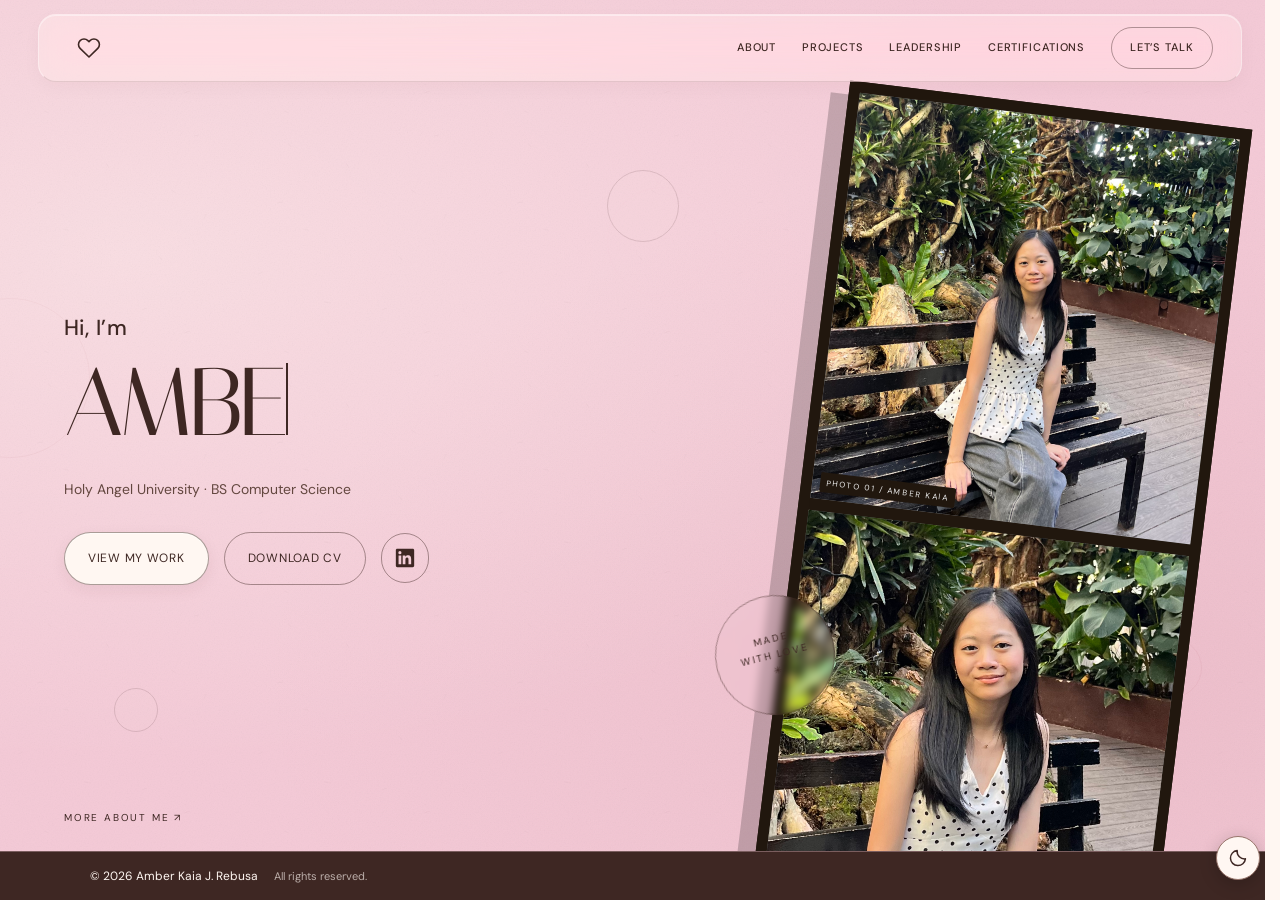
<file: index.html>
<!doctype html>
<html lang="en">
    <head>
        <meta charset="UTF-8" />
        <meta name="viewport" content="width=device-width, initial-scale=1.0" />
        <title>Amber Kaia J. Rebusa — Portfolio</title>
        <link rel="icon" type="image/svg+xml" href="assets/favicon.svg" />
        <link rel="preconnect" href="https://fonts.googleapis.com" />
        <link rel="preconnect" href="https://fonts.gstatic.com" crossorigin />
        <link
            href="https://fonts.googleapis.com/css2?family=DM+Sans:wght@400;500;600;700&family=Italiana&display=swap"
            rel="stylesheet"
        />
        <link rel="stylesheet" href="styles.css" />
    </head>

    <body id="page-top" class="home-page">
        <script>try { document.body.classList.toggle("dark-mode", localStorage.getItem("portfolio-theme") === "dark"); } catch {}</script>
        <div id="progress"></div>
        <div class="cursor-halo" id="halo"></div>
        <nav aria-label="Main navigation">
            <a class="brand" aria-current="page" href="index.html" aria-label="Amber Kaia — home"
                ><svg
                    aria-hidden="true"
                    width="24"
                    height="24"
                    viewBox="0 0 24 24"
                    fill="none"
                    stroke="currentColor"
                    stroke-width="1.6"
                    stroke-linecap="round"
                    stroke-linejoin="round"
                >
                    <path
                        d="M20.8 4.6a5.5 5.5 0 0 0-7.8 0L12 5.7l-1.1-1.1a5.5 5.5 0 0 0-7.8 7.8L12 21l8.8-8.6a5.5 5.5 0 0 0 0-7.8Z"
                    /></svg
            ></a>
            <div class="nav-actions">
                <div class="nav-links" id="navlinks">
                    <a href="about.html">ABOUT</a>
                    <a href="projects.html">PROJECTS</a>
                    <a href="leadership.html">LEADERSHIP</a>
                    <a href="certifications.html">CERTIFICATIONS</a>
                    <a class="nav-contact" href="contact.html"
                        >LET’S TALK</a
                    >
                </div>
                <button
                    class="menu-btn"
                    id="menu"
                    aria-label="Toggle navigation"
                    aria-controls="navlinks"
                    aria-expanded="false"
                    ><span class="menu-lines" aria-hidden="true"><i></i><i></i></span
                ></button>
            </div>
        </nav>
        <button
            class="theme-btn"
            id="darkModeBtn"
            type="button"
            role="switch"
            aria-checked="false"
            aria-label="Dark mode"
        >
            <svg
                class="theme-icon theme-sun"
                aria-hidden="true"
                viewBox="0 0 24 24"
                fill="none"
                stroke="currentColor"
                stroke-width="1.8"
                stroke-linecap="round"
            >
                <circle cx="12" cy="12" r="4" />
                <path
                    d="M12 2v2m0 16v2M2 12h2m16 0h2M5 5l1.5 1.5m11 11L19 19M5 19l1.5-1.5m11-11L19 5"
                />
            </svg>
            <svg
                class="theme-icon theme-moon"
                aria-hidden="true"
                viewBox="0 0 24 24"
                fill="none"
                stroke="currentColor"
                stroke-width="1.8"
                stroke-linecap="round"
                stroke-linejoin="round"
            >
                <path d="M20.9 13A9 9 0 0 1 11 3.1 9 9 0 1 0 20.9 13Z" />
            </svg>
        </button>
        <main>
            <section class="hero" id="top">
                <div class="section-atmosphere" aria-hidden="true"><i></i><i></i></div>
                <div class="noise"></div>
                <div class="grid-lines"></div>
                <div class="floating-details" aria-hidden="true">
                    <span class="float-detail detail-heart"></span>
                    <span class="float-detail detail-star"></span>
                    <span class="float-detail detail-spark"></span>
                </div>
                <div class="orb one"></div>
                <div class="orb two"></div>
                <div class="orb three"></div>
                <div class="hero-content">
                    <p class="hero-greeting">Hi, I’m</p>
                    <h1 aria-label="Amber Kaia"
                        ><span class="name-line" aria-hidden="true">AMBER KAIA</span></h1
                    >
                    <p class="hero-sub">
                        <span class="university">Holy Angel University · BS Computer Science</span>
                    </p>
                    <div class="hero-actions"
                        ><a class="pill solid magnetic" href="projects.html"
                            >VIEW MY WORK</a
                        ><a class="pill" href="assets/documents/REBUSA_AmberKaia_CV.pdf" download="Amber_Kaia_Rebusa_CV.pdf"
                            >DOWNLOAD CV</a
                        >
                        <div class="hero-socials">
                            <a
                                class="pill linkedin-button"
                                href="https://www.linkedin.com/in/ajrebusa"
                                target="_blank"
                                rel="noopener noreferrer"
                                aria-label="Visit Amber Kaia on LinkedIn"
                                title="LinkedIn"
                            >
                                <svg
                                    aria-hidden="true"
                                    width="22"
                                    height="22"
                                    viewBox="0 0 24 24"
                                    fill="currentColor"
                                >
                                    <path
                                        d="M20.45 2H3.55C2.69 2 2 2.68 2 3.52v16.96c0 .84.69 1.52 1.55 1.52h16.9c.86 0 1.55-.68 1.55-1.52V3.52c0-.84-.69-1.52-1.55-1.52ZM7.93 18.75H4.98V9.2h2.95v9.55ZM6.45 7.9a1.71 1.71 0 1 1 0-3.42 1.71 1.71 0 0 1 0 3.42Zm12.3 10.85H15.8v-4.64c0-1.11-.02-2.54-1.55-2.54-1.55 0-1.79 1.21-1.79 2.46v4.72H9.51V9.2h2.83v1.3h.04c.39-.74 1.36-1.52 2.8-1.52 2.99 0 3.55 1.97 3.55 4.53v5.24Z"
                                    />
                                </svg>
                            </a>
                        </div>
                    </div>
                </div>
                <div class="film" id="film">
                    <div class="film-frame">
                        <img src="assets/photo.jpeg" alt="Portrait of Amber Kaia J. Rebusa" />
                        <div class="film-label">PHOTO 01 / AMBER KAIA</div>
                    </div>
                    <div class="film-frame">
                        <img
                            src="assets/photo.jpeg"
                            alt="Close-up portrait of Amber Kaia J. Rebusa"
                        />
                        <div class="film-label">PHOTO 02 / AMBER KAIA</div>
                    </div>
                </div>
                <div class="floating-sticker">MADE<br />WITH LOVE<br />✳</div>
                <a class="scroll-note" href="about.html">MORE ABOUT ME ↗</a>
            </section>
        </main>
        <footer class="footer">
            <p class="footer-copyright"
                >© 2026 Amber Kaia J. Rebusa<span class="footer-rights"
                    >All rights reserved.</span
                ></p
            >
        </footer>
        <script src="app.js" defer></script>
    </body>
</html>
</file>
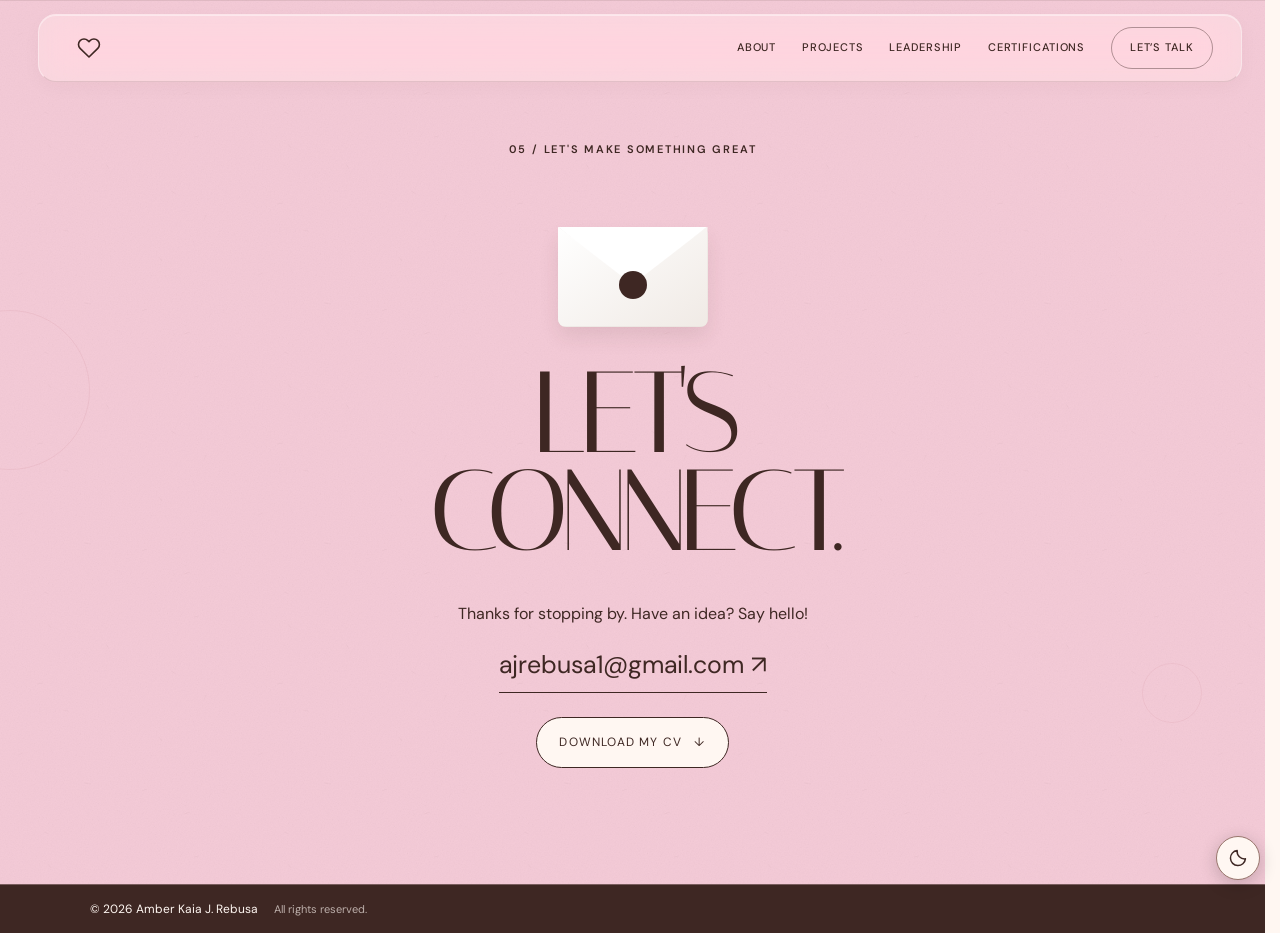
<file: contact.html>
<!doctype html>
<html lang="en">
    <head>
        <meta charset="UTF-8" />
        <meta name="viewport" content="width=device-width, initial-scale=1.0" />
        <title>Contact — Amber Kaia J. Rebusa</title>
        <link rel="icon" type="image/svg+xml" href="assets/favicon.svg" />
        <link rel="preconnect" href="https://fonts.googleapis.com" />
        <link rel="preconnect" href="https://fonts.gstatic.com" crossorigin />
        <link
            href="https://fonts.googleapis.com/css2?family=DM+Sans:wght@400;500;600;700&family=Italiana&display=swap"
            rel="stylesheet"
        />
        <link rel="stylesheet" href="styles.css" />
    </head>

    <body id="page-top" class="content-page">
        <script>try { document.body.classList.toggle("dark-mode", localStorage.getItem("portfolio-theme") === "dark"); } catch {}</script>
        <div id="progress"></div>
        <div class="cursor-halo" id="halo"></div>
        <nav aria-label="Main navigation">
            <a class="brand" href="index.html" aria-label="Amber Kaia — home"
                ><svg
                    aria-hidden="true"
                    width="24"
                    height="24"
                    viewBox="0 0 24 24"
                    fill="none"
                    stroke="currentColor"
                    stroke-width="1.6"
                    stroke-linecap="round"
                    stroke-linejoin="round"
                >
                    <path
                        d="M20.8 4.6a5.5 5.5 0 0 0-7.8 0L12 5.7l-1.1-1.1a5.5 5.5 0 0 0-7.8 7.8L12 21l8.8-8.6a5.5 5.5 0 0 0 0-7.8Z"
                    /></svg
            ></a>
            <div class="nav-actions">
                <div class="nav-links" id="navlinks">
                    <a href="about.html">ABOUT</a>
                    <a href="projects.html">PROJECTS</a>
                    <a href="leadership.html">LEADERSHIP</a>
                    <a href="certifications.html">CERTIFICATIONS</a>
                    <a class="nav-contact" href="contact.html" aria-current="page"
                        >LET’S TALK</a
                    >
                </div>
                <button
                    class="menu-btn"
                    id="menu"
                    aria-label="Toggle navigation"
                    aria-controls="navlinks"
                    aria-expanded="false"
                    ><span class="menu-lines" aria-hidden="true"><i></i><i></i></span
                ></button>
            </div>
        </nav>
        <button
            class="theme-btn"
            id="darkModeBtn"
            type="button"
            role="switch"
            aria-checked="false"
            aria-label="Dark mode"
        >
            <svg
                class="theme-icon theme-sun"
                aria-hidden="true"
                viewBox="0 0 24 24"
                fill="none"
                stroke="currentColor"
                stroke-width="1.8"
                stroke-linecap="round"
            >
                <circle cx="12" cy="12" r="4" />
                <path
                    d="M12 2v2m0 16v2M2 12h2m16 0h2M5 5l1.5 1.5m11 11L19 19M5 19l1.5-1.5m11-11L19 5"
                />
            </svg>
            <svg
                class="theme-icon theme-moon"
                aria-hidden="true"
                viewBox="0 0 24 24"
                fill="none"
                stroke="currentColor"
                stroke-width="1.8"
                stroke-linecap="round"
                stroke-linejoin="round"
            >
                <path d="M20.9 13A9 9 0 0 1 11 3.1 9 9 0 1 0 20.9 13Z" />
            </svg>
        </button>
        <main>
            <section class="contact" id="contact">
                <div class="section-atmosphere" aria-hidden="true"><i></i><i></i></div>
                <p class="kicker">05 / LET'S MAKE SOMETHING GREAT</p>
                <button
                    class="contact-envelope"
                    type="button"
                    aria-label="Open a letter from Amber"
                    aria-haspopup="dialog"
                >
                    <span class="envelope-letter" aria-hidden="true"
                        ><span>Say hello!</span><span class="letter-heart">♡</span></span
                    >
                    <span class="envelope-back" aria-hidden="true"></span>
                    <span class="envelope-flap" aria-hidden="true"></span>
                    <span class="envelope-front" aria-hidden="true"></span>
                    <span class="envelope-seal" aria-hidden="true"></span>
                </button>
                <h2>LET'S<br />CONNECT.</h2>
                <p>Thanks for stopping by. Have an idea? Say hello!</p
                ><a href="mailto:ajrebusa1@gmail.com">ajrebusa1@gmail.com ↗</a>

                <div class="cv-contact"
                    ><a
                        class="pill cv-pill"
                        href="assets/documents/REBUSA_AmberKaia_CV.pdf"
                        download="Amber_Kaia_Rebusa_CV.pdf"
                        >DOWNLOAD MY CV <span aria-hidden="true">↓</span></a
                    >
                </div>
            </section>
        </main>
        <footer class="footer">
            <p class="footer-copyright"
                >© 2026 Amber Kaia J. Rebusa<span class="footer-rights"
                    >All rights reserved.</span
                ></p
            >
        </footer>
        <div class="letter-background-blur" aria-hidden="true"></div>
        <dialog class="connect-letter-dialog" aria-labelledby="connect-letter-title">
            <button class="letter-close" type="button" aria-label="Close letter">×</button>
            <div class="connect-letter-paper">
                <span class="letter-kicker">A LITTLE NOTE FROM AMBER</span>
                <h2 id="connect-letter-title">Connect with me.</h2>
                <p
                    >Have an idea, an opportunity, or just want to say hello? I’d love to hear from
                    you.</p
                >
                <p class="letter-signature">With love, Amber ♡</p>
                <a class="letter-send" href="mailto:ajrebusa1@gmail.com"
                    >Let’s talk</a
                >
            </div>
            <svg class="letter-plane" aria-hidden="true" viewBox="0 0 100 80">
                <defs>
                    <clipPath id="plane-paper-shape">
                        <path d="M5 35 95 5 65 75 46 48 5 35Z M46 48 95 5 61 56 46 48V70L61 56Z" />
                    </clipPath>
                    <pattern
                        id="plane-paper-texture"
                        width="75"
                        height="75"
                        patternUnits="userSpaceOnUse"
                    >
                        <image href="assets/paper-texture.svg" width="75" height="75" />
                    </pattern>
                </defs>
                <path
                    d="M5 35 95 5 65 75 46 48 5 35Z"
                    fill="#ffffff"
                    stroke="#e3e3e3"
                    stroke-width=".5"
                />
                <path
                    d="m46 48 49-43-34 51-15-8v22l15-14"
                    fill="#f5f5f5"
                    stroke="#e3e3e3"
                    stroke-width=".5"
                />
                <rect
                    width="100"
                    height="80"
                    fill="url(#plane-paper-texture)"
                    clip-path="url(#plane-paper-shape)"
                />
            </svg>
        </dialog>
        <script src="app.js" defer></script>
    </body>
</html>
</file>
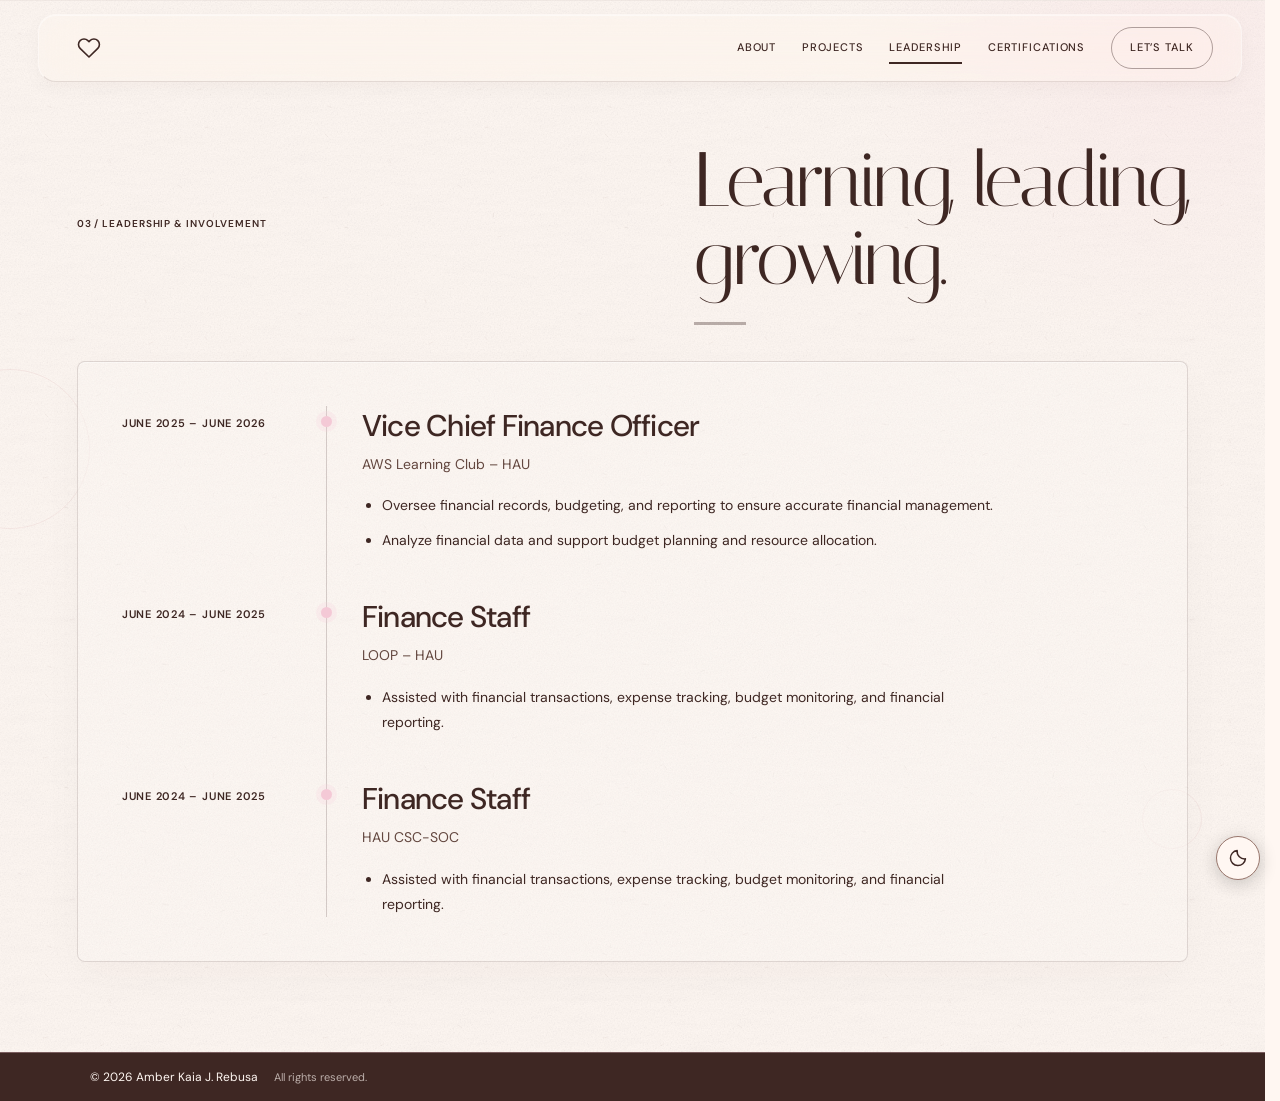
<file: leadership.html>
<!doctype html>
<html lang="en">
    <head>
        <meta charset="UTF-8" />
        <meta name="viewport" content="width=device-width, initial-scale=1.0" />
        <title>Leadership — Amber Kaia J. Rebusa</title>
        <link rel="icon" type="image/svg+xml" href="assets/favicon.svg" />
        <link rel="preconnect" href="https://fonts.googleapis.com" />
        <link rel="preconnect" href="https://fonts.gstatic.com" crossorigin />
        <link
            href="https://fonts.googleapis.com/css2?family=DM+Sans:wght@400;500;600;700&family=Italiana&display=swap"
            rel="stylesheet"
        />
        <link rel="stylesheet" href="styles.css" />
    </head>

    <body id="page-top" class="content-page leadership-page">
        <script>try { document.body.classList.toggle("dark-mode", localStorage.getItem("portfolio-theme") === "dark"); } catch {}</script>
        <div id="progress"></div>
        <div class="cursor-halo" id="halo"></div>
        <nav aria-label="Main navigation">
            <a class="brand" href="index.html" aria-label="Amber Kaia — home"
                ><svg
                    aria-hidden="true"
                    width="24"
                    height="24"
                    viewBox="0 0 24 24"
                    fill="none"
                    stroke="currentColor"
                    stroke-width="1.6"
                    stroke-linecap="round"
                    stroke-linejoin="round"
                >
                    <path
                        d="M20.8 4.6a5.5 5.5 0 0 0-7.8 0L12 5.7l-1.1-1.1a5.5 5.5 0 0 0-7.8 7.8L12 21l8.8-8.6a5.5 5.5 0 0 0 0-7.8Z"
                    /></svg
            ></a>
            <div class="nav-actions">
                <div class="nav-links" id="navlinks">
                    <a href="about.html">ABOUT</a>
                    <a href="projects.html">PROJECTS</a>
                    <a href="leadership.html" aria-current="page">LEADERSHIP</a>
                    <a href="certifications.html">CERTIFICATIONS</a>
                    <a class="nav-contact" href="contact.html"
                        >LET’S TALK</a
                    >
                </div>
                <button
                    class="menu-btn"
                    id="menu"
                    aria-label="Toggle navigation"
                    aria-controls="navlinks"
                    aria-expanded="false"
                    ><span class="menu-lines" aria-hidden="true"><i></i><i></i></span
                ></button>
            </div>
        </nav>
        <button
            class="theme-btn"
            id="darkModeBtn"
            type="button"
            role="switch"
            aria-checked="false"
            aria-label="Dark mode"
        >
            <svg
                class="theme-icon theme-sun"
                aria-hidden="true"
                viewBox="0 0 24 24"
                fill="none"
                stroke="currentColor"
                stroke-width="1.8"
                stroke-linecap="round"
            >
                <circle cx="12" cy="12" r="4" />
                <path
                    d="M12 2v2m0 16v2M2 12h2m16 0h2M5 5l1.5 1.5m11 11L19 19M5 19l1.5-1.5m11-11L19 5"
                />
            </svg>
            <svg
                class="theme-icon theme-moon"
                aria-hidden="true"
                viewBox="0 0 24 24"
                fill="none"
                stroke="currentColor"
                stroke-width="1.8"
                stroke-linecap="round"
                stroke-linejoin="round"
            >
                <path d="M20.9 13A9 9 0 0 1 11 3.1 9 9 0 1 0 20.9 13Z" />
            </svg>
        </button>
        <main>
            <section class="section" id="experience" aria-labelledby="experience-title">
                <div class="section-atmosphere" aria-hidden="true"><i></i><i></i></div>
                <div class="section-head reveal"
                    ><span class="section-num">03 / LEADERSHIP &amp; INVOLVEMENT</span>
                    <h2 class="section-title" id="experience-title"
                        >Learning, leading,<br />growing.</h2
                    >
                </div>
                <div class="experience-timeline">
                    <article class="experience-entry reveal">
                        <span class="section-num">JUNE 2025 – JUNE 2026</span>
                        <div class="experience-content">
                            <h3>Vice Chief Finance Officer</h3>
                            <p class="muted">AWS Learning Club – HAU</p>
                            <ul class="experience-duties">
                                <li
                                    >Oversee financial records, budgeting, and reporting to ensure
                                    accurate financial management.</li
                                >
                                <li
                                    >Analyze financial data and support budget planning and resource
                                    allocation.</li
                                >
                            </ul>
                        </div>
                    </article>
                    <article class="experience-entry reveal">
                        <span class="section-num">JUNE 2024 – JUNE 2025</span>
                        <div class="experience-content">
                            <h3>Finance Staff</h3>
                            <p class="muted">LOOP – HAU</p>
                            <ul class="experience-duties">
                                <li
                                    >Assisted with financial transactions, expense tracking, budget
                                    monitoring, and financial reporting.</li
                                >
                            </ul>
                        </div>
                    </article>
                    <article class="experience-entry reveal">
                        <span class="section-num">JUNE 2024 – JUNE 2025</span>
                        <div class="experience-content">
                            <h3>Finance Staff</h3>
                            <p class="muted">HAU CSC-SOC</p>
                            <ul class="experience-duties">
                                <li
                                    >Assisted with financial transactions, expense tracking, budget
                                    monitoring, and financial reporting.</li
                                >
                            </ul>
                        </div>
                    </article>
                </div>
            </section>
        </main>
        <footer class="footer">
            <p class="footer-copyright"
                >© 2026 Amber Kaia J. Rebusa<span class="footer-rights"
                    >All rights reserved.</span
                ></p
            >
        </footer>
        <script src="app.js" defer></script>
    </body>
</html>
</file>
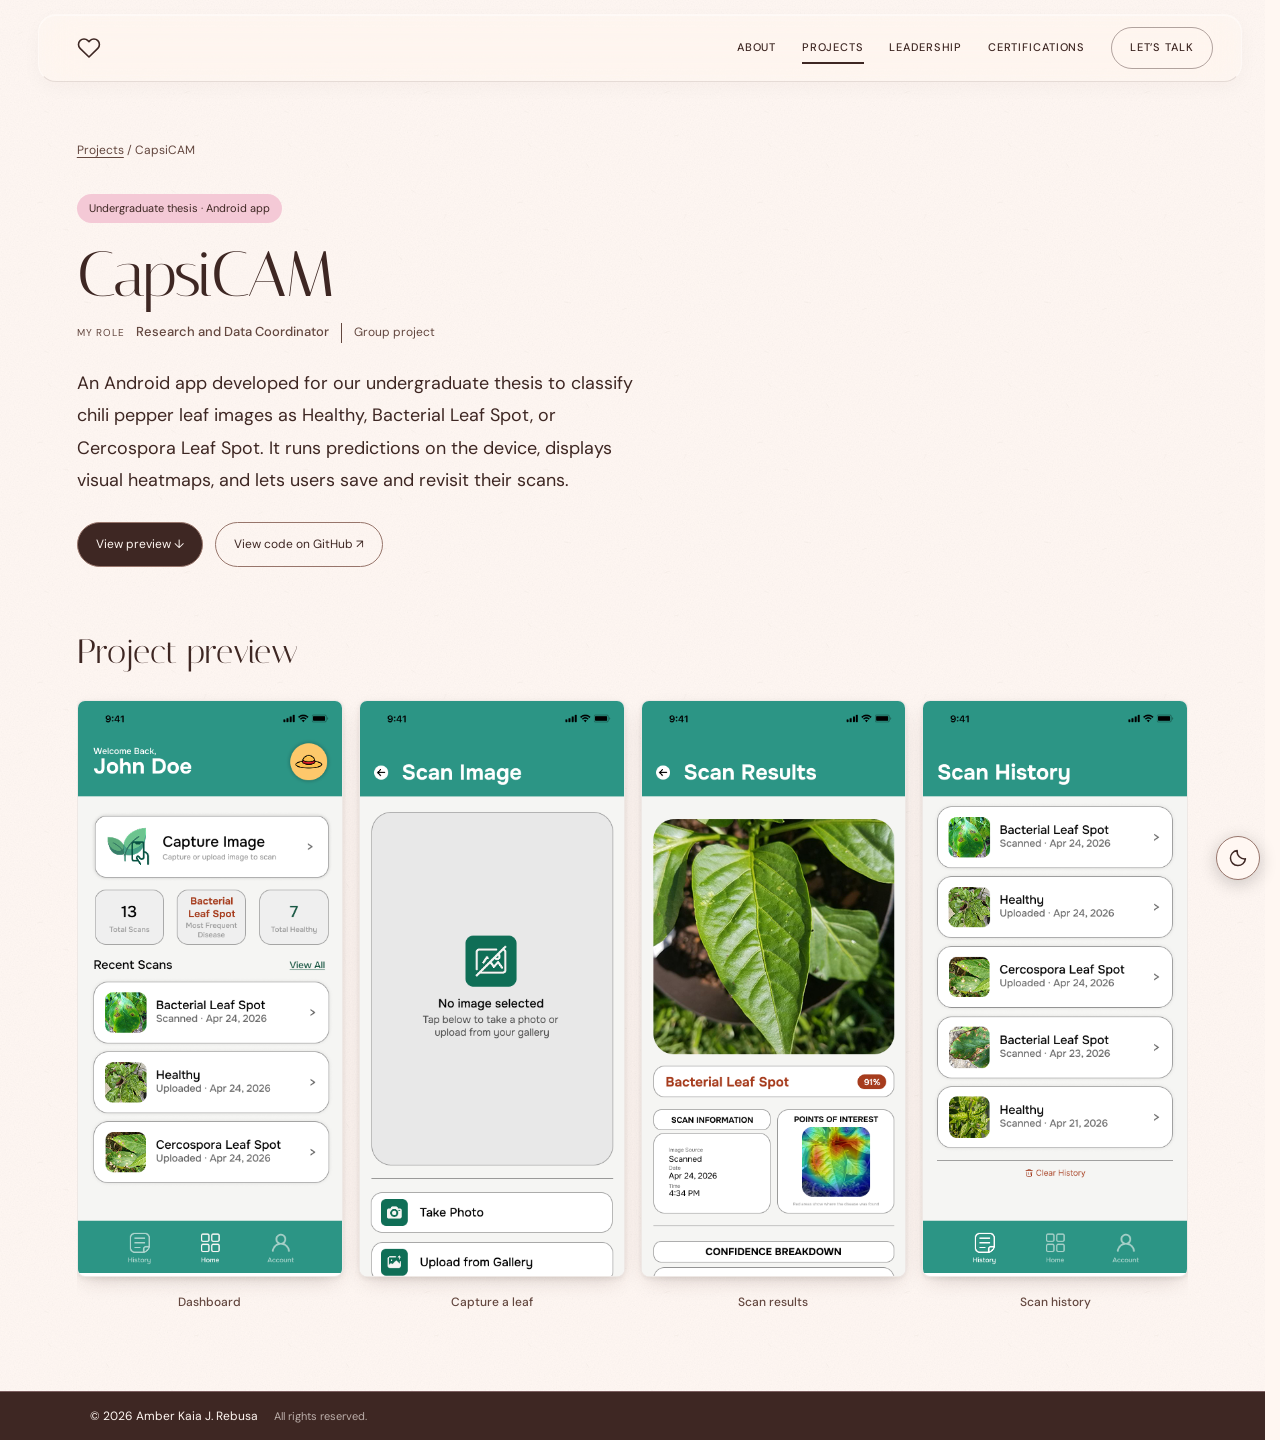
<file: project-capsicam.html>
<!doctype html>
<html lang="en">
    <head>
        <meta charset="UTF-8" />
        <meta name="viewport" content="width=device-width, initial-scale=1.0" />
        <title>CapsiCAM — Amber Kaia J. Rebusa</title>
        <link rel="icon" type="image/svg+xml" href="assets/favicon.svg" />
        <link rel="preconnect" href="https://fonts.googleapis.com" />
        <link rel="preconnect" href="https://fonts.gstatic.com" crossorigin />
        <link
            href="https://fonts.googleapis.com/css2?family=DM+Sans:wght@400;500;600;700&family=Italiana&display=swap"
            rel="stylesheet"
        />
        <link rel="stylesheet" href="styles.css" />
    </head>

    <body id="page-top" class="content-page project-detail-page">
        <script>try { document.body.classList.toggle("dark-mode", localStorage.getItem("portfolio-theme") === "dark"); } catch {}</script>
        <div id="progress"></div>
        <div class="cursor-halo" id="halo"></div>
        <nav aria-label="Main navigation">
            <a class="brand" href="index.html" aria-label="Amber Kaia — home"
                ><svg
                    aria-hidden="true"
                    width="24"
                    height="24"
                    viewBox="0 0 24 24"
                    fill="none"
                    stroke="currentColor"
                    stroke-width="1.6"
                    stroke-linecap="round"
                    stroke-linejoin="round"
                >
                    <path
                        d="M20.8 4.6a5.5 5.5 0 0 0-7.8 0L12 5.7l-1.1-1.1a5.5 5.5 0 0 0-7.8 7.8L12 21l8.8-8.6a5.5 5.5 0 0 0 0-7.8Z"
                    /></svg
            ></a>
            <div class="nav-actions">
                <div class="nav-links" id="navlinks">
                    <a href="about.html">ABOUT</a>
                    <a href="projects.html" aria-current="page">PROJECTS</a>
                    <a href="leadership.html">LEADERSHIP</a>
                    <a href="certifications.html">CERTIFICATIONS</a>
                    <a class="nav-contact" href="contact.html"
                        >LET’S TALK</a
                    >
                </div>
                <button
                    class="menu-btn"
                    id="menu"
                    aria-label="Toggle navigation"
                    aria-controls="navlinks"
                    aria-expanded="false"
                    ><span class="menu-lines" aria-hidden="true"><i></i><i></i></span
                ></button>
            </div>
        </nav>
        <button
            class="theme-btn"
            id="darkModeBtn"
            type="button"
            role="switch"
            aria-checked="false"
            aria-label="Dark mode"
        >
            <svg
                class="theme-icon theme-sun"
                aria-hidden="true"
                viewBox="0 0 24 24"
                fill="none"
                stroke="currentColor"
                stroke-width="1.8"
                stroke-linecap="round"
            >
                <circle cx="12" cy="12" r="4" />
                <path
                    d="M12 2v2m0 16v2M2 12h2m16 0h2M5 5l1.5 1.5m11 11L19 19M5 19l1.5-1.5m11-11L19 5"
                />
            </svg>
            <svg
                class="theme-icon theme-moon"
                aria-hidden="true"
                viewBox="0 0 24 24"
                fill="none"
                stroke="currentColor"
                stroke-width="1.8"
                stroke-linecap="round"
                stroke-linejoin="round"
            >
                <path d="M20.9 13A9 9 0 0 1 11 3.1 9 9 0 1 0 20.9 13Z" />
            </svg>
        </button>
        <main>
            <section class="project-case-study" aria-labelledby="case-study-title">
                <p class="project-breadcrumb"
                    ><a href="projects.html">Projects</a
                    ><span aria-hidden="true"> / </span>CapsiCAM</p
                >
                <div class="project-overview project-overview-simple">
                    <div class="project-introduction">
                        <p class="project-type">Undergraduate thesis · Android app</p>
                        <h1 id="case-study-title">CapsiCAM</h1>
                        <p class="project-role"><span>My role</span> Research and Data Coordinator <span class="project-collaboration">Group project</span></p>
                        <p class="project-summary">An Android app developed for our undergraduate thesis to classify chili pepper leaf images as Healthy, Bacterial Leaf Spot, or Cercospora Leaf Spot. It runs predictions on the device, displays visual heatmaps, and lets users save and revisit their scans.</p
                        >
                        <div class="project-actions"
                            ><a class="project-action primary" href="#project-preview"
                                >View preview ↓</a
                            ><a
                                class="project-action"
                                href="https://github.com/hrspnd/CapsiCAM"
                                target="_blank"
                                rel="noopener noreferrer"
                                >View code on GitHub ↗</a
                            ></div
                        >
                    </div>
                </div>
                <div class="project-preview-section" id="project-preview">
                    <h2>Project preview</h2>
                    <div class="project-phone-gallery">
                        <figure class="project-phone-preview">
                            <div class="project-phone-screen project-phone-screen-scroll">
                                <img src="assets/projects/capsicam/dashboard.png" alt="CapsiCAM dashboard screen design" width="393" height="852" loading="lazy" />
                            </div>
                            <figcaption>Dashboard</figcaption>
                        </figure>
                        <figure class="project-phone-preview">
                            <div class="project-phone-screen project-phone-screen-scroll">
                                <img src="assets/projects/capsicam/capture-image.png" alt="CapsiCAM capture a leaf screen design" width="393" height="985" loading="lazy" />
                            </div>
                            <figcaption>Capture a leaf</figcaption>
                        </figure>
                        <figure class="project-phone-preview">
                            <div class="project-phone-screen project-phone-screen-scroll">
                                <img src="assets/projects/capsicam/scan-results.png" alt="CapsiCAM scan results screen design" width="393" height="1081" loading="lazy" />
                            </div>
                            <figcaption>Scan results</figcaption>
                        </figure>
                        <figure class="project-phone-preview">
                            <div class="project-phone-screen project-phone-screen-scroll">
                                <img src="assets/projects/capsicam/scan-history.png" alt="CapsiCAM scan history screen design" width="393" height="852" loading="lazy" />
                            </div>
                            <figcaption>Scan history</figcaption>
                        </figure>
                    </div>
                </div>
            </section>
        </main>
        <footer class="footer">
            <p class="footer-copyright"
                >© 2026 Amber Kaia J. Rebusa<span class="footer-rights"
                    >All rights reserved.</span
                ></p
            >
        </footer>
        <script src="app.js" defer></script>
    </body>
</html>
</file>
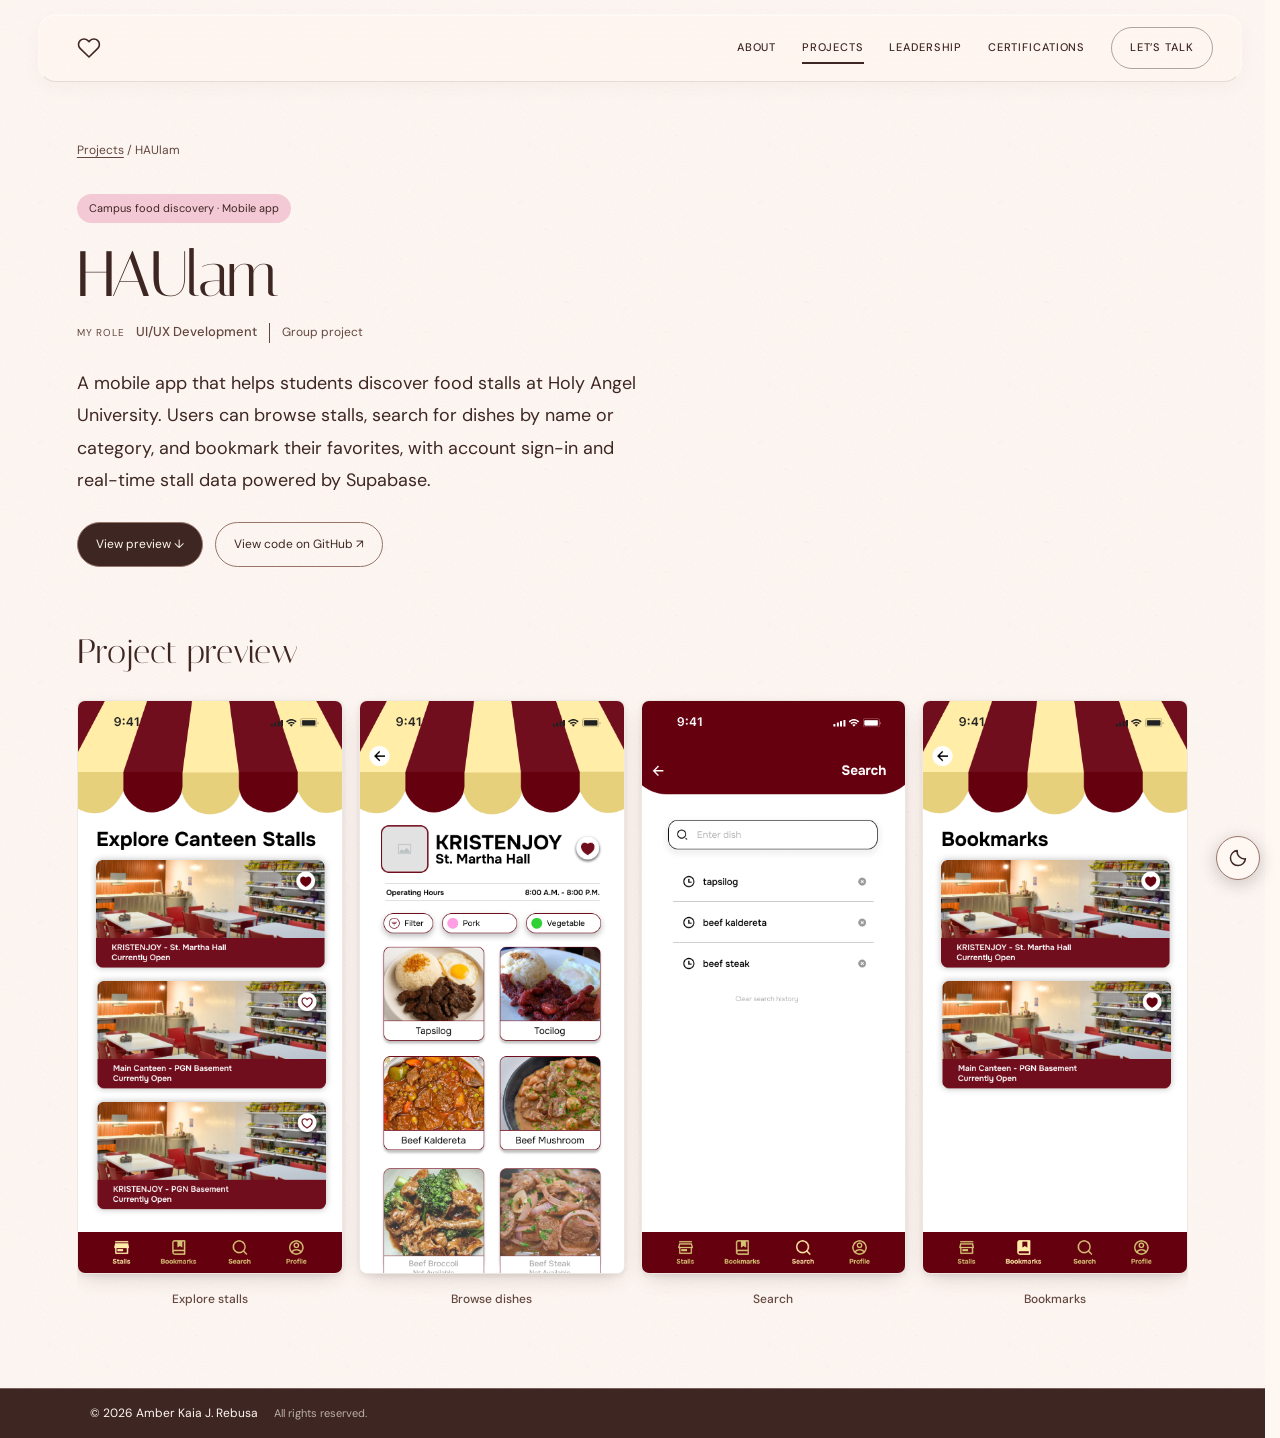
<file: project-haulam.html>
<!doctype html>
<html lang="en">
    <head>
        <meta charset="UTF-8" />
        <meta name="viewport" content="width=device-width, initial-scale=1.0" />
        <title>HAUlam — Amber Kaia J. Rebusa</title>
        <link rel="icon" type="image/svg+xml" href="assets/favicon.svg" />
        <link rel="preconnect" href="https://fonts.googleapis.com" />
        <link rel="preconnect" href="https://fonts.gstatic.com" crossorigin />
        <link
            href="https://fonts.googleapis.com/css2?family=DM+Sans:wght@400;500;600;700&family=Italiana&display=swap"
            rel="stylesheet"
        />
        <link rel="stylesheet" href="styles.css" />
    </head>

    <body id="page-top" class="content-page project-detail-page">
        <script>try { document.body.classList.toggle("dark-mode", localStorage.getItem("portfolio-theme") === "dark"); } catch {}</script>
        <div id="progress"></div>
        <div class="cursor-halo" id="halo"></div>
        <nav aria-label="Main navigation">
            <a class="brand" href="index.html" aria-label="Amber Kaia — home"
                ><svg
                    aria-hidden="true"
                    width="24"
                    height="24"
                    viewBox="0 0 24 24"
                    fill="none"
                    stroke="currentColor"
                    stroke-width="1.6"
                    stroke-linecap="round"
                    stroke-linejoin="round"
                >
                    <path
                        d="M20.8 4.6a5.5 5.5 0 0 0-7.8 0L12 5.7l-1.1-1.1a5.5 5.5 0 0 0-7.8 7.8L12 21l8.8-8.6a5.5 5.5 0 0 0 0-7.8Z"
                    /></svg
            ></a>
            <div class="nav-actions">
                <div class="nav-links" id="navlinks">
                    <a href="about.html">ABOUT</a>
                    <a href="projects.html" aria-current="page">PROJECTS</a>
                    <a href="leadership.html">LEADERSHIP</a>
                    <a href="certifications.html">CERTIFICATIONS</a>
                    <a class="nav-contact" href="contact.html"
                        >LET’S TALK</a
                    >
                </div>
                <button
                    class="menu-btn"
                    id="menu"
                    aria-label="Toggle navigation"
                    aria-controls="navlinks"
                    aria-expanded="false"
                    ><span class="menu-lines" aria-hidden="true"><i></i><i></i></span
                ></button>
            </div>
        </nav>
        <button
            class="theme-btn"
            id="darkModeBtn"
            type="button"
            role="switch"
            aria-checked="false"
            aria-label="Dark mode"
        >
            <svg
                class="theme-icon theme-sun"
                aria-hidden="true"
                viewBox="0 0 24 24"
                fill="none"
                stroke="currentColor"
                stroke-width="1.8"
                stroke-linecap="round"
            >
                <circle cx="12" cy="12" r="4" />
                <path
                    d="M12 2v2m0 16v2M2 12h2m16 0h2M5 5l1.5 1.5m11 11L19 19M5 19l1.5-1.5m11-11L19 5"
                />
            </svg>
            <svg
                class="theme-icon theme-moon"
                aria-hidden="true"
                viewBox="0 0 24 24"
                fill="none"
                stroke="currentColor"
                stroke-width="1.8"
                stroke-linecap="round"
                stroke-linejoin="round"
            >
                <path d="M20.9 13A9 9 0 0 1 11 3.1 9 9 0 1 0 20.9 13Z" />
            </svg>
        </button>
        <main>
            <section class="project-case-study" aria-labelledby="case-study-title">
                <p class="project-breadcrumb"
                    ><a href="projects.html">Projects</a
                    ><span aria-hidden="true"> / </span>HAUlam</p
                >
                <div class="project-overview project-overview-simple">
                    <div class="project-introduction">
                        <p class="project-type">Campus food discovery · Mobile app</p>
                        <h1 id="case-study-title">HAUlam</h1>
                        <p class="project-role"><span>My role</span> UI/UX Development <span class="project-collaboration">Group project</span></p>
                        <p class="project-summary">A mobile app that helps students discover food stalls at Holy Angel University. Users can browse stalls, search for dishes by name or category, and bookmark their favorites, with account sign-in and real-time stall data powered by Supabase.</p
                        >
                        <div class="project-actions"
                            ><a class="project-action primary" href="#project-preview"
                                >View preview ↓</a
                            ><a
                                class="project-action"
                                href="https://github.com/hrspnd/HAUlam"
                                target="_blank"
                                rel="noopener noreferrer"
                                >View code on GitHub ↗</a
                            ></div
                        >
                    </div>
                </div>
                <div class="project-preview-section" id="project-preview">
                    <h2>Project preview</h2>
                    <div class="project-phone-gallery">
                        <figure class="project-phone-preview">
                            <div class="project-phone-screen">
                                <img src="assets/projects/haulam/stalls.png" alt="HAUlam explore stalls mobile UI design" width="393" height="852" loading="lazy" />
                            </div>
                            <figcaption>Explore stalls</figcaption>
                        </figure>
                        <figure class="project-phone-preview">
                            <div class="project-phone-screen">
                                <img src="assets/projects/haulam/dishes.png" alt="HAUlam browse dishes mobile UI design" width="393" height="852" loading="lazy" />
                            </div>
                            <figcaption>Browse dishes</figcaption>
                        </figure>
                        <figure class="project-phone-preview">
                            <div class="project-phone-screen">
                                <img src="assets/projects/haulam/search.png" alt="HAUlam search mobile UI design" width="393" height="852" loading="lazy" />
                            </div>
                            <figcaption>Search</figcaption>
                        </figure>
                        <figure class="project-phone-preview">
                            <div class="project-phone-screen">
                                <img src="assets/projects/haulam/bookmarks.png" alt="HAUlam bookmarks mobile UI design" width="393" height="852" loading="lazy" />
                            </div>
                            <figcaption>Bookmarks</figcaption>
                        </figure>
                    </div>
                </div>
            </section>
        </main>
        <footer class="footer">
            <p class="footer-copyright"
                >© 2026 Amber Kaia J. Rebusa<span class="footer-rights"
                    >All rights reserved.</span
                ></p
            >
        </footer>
        <script src="app.js" defer></script>
    </body>
</html>
</file>
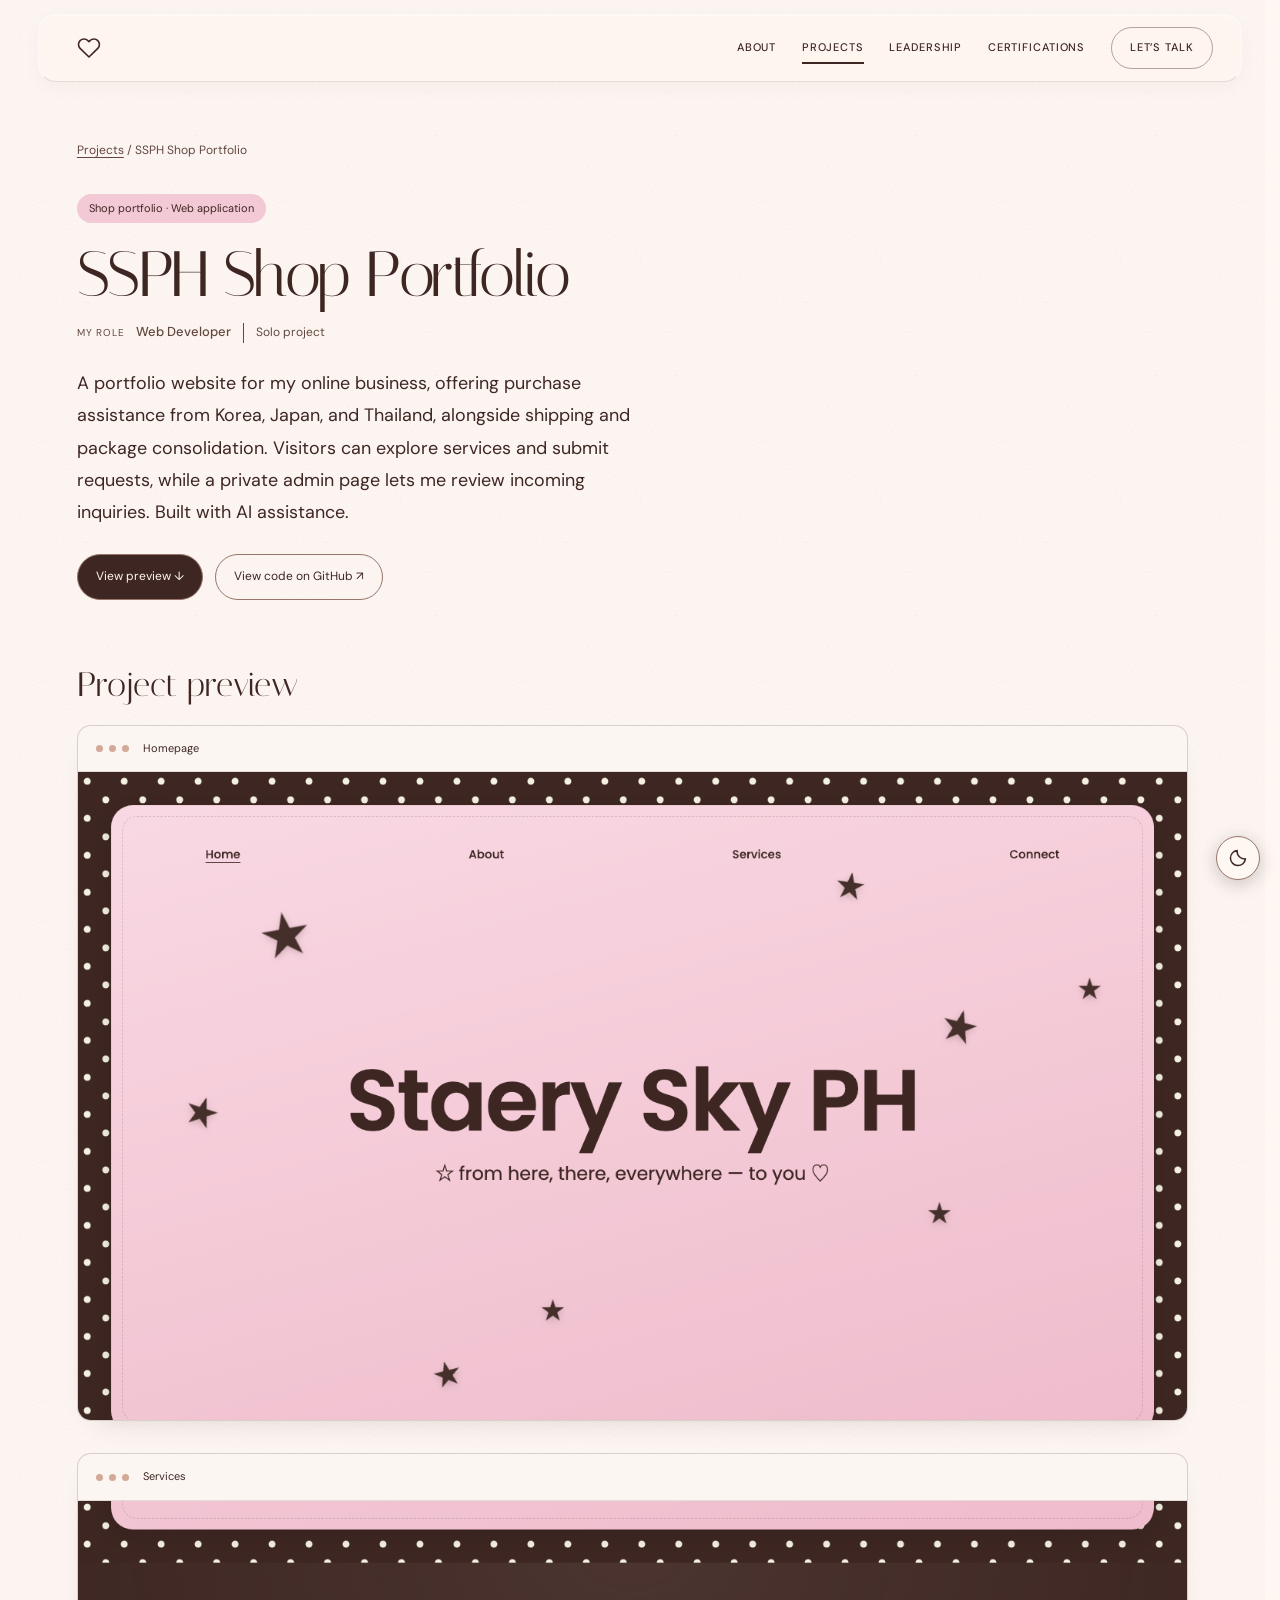
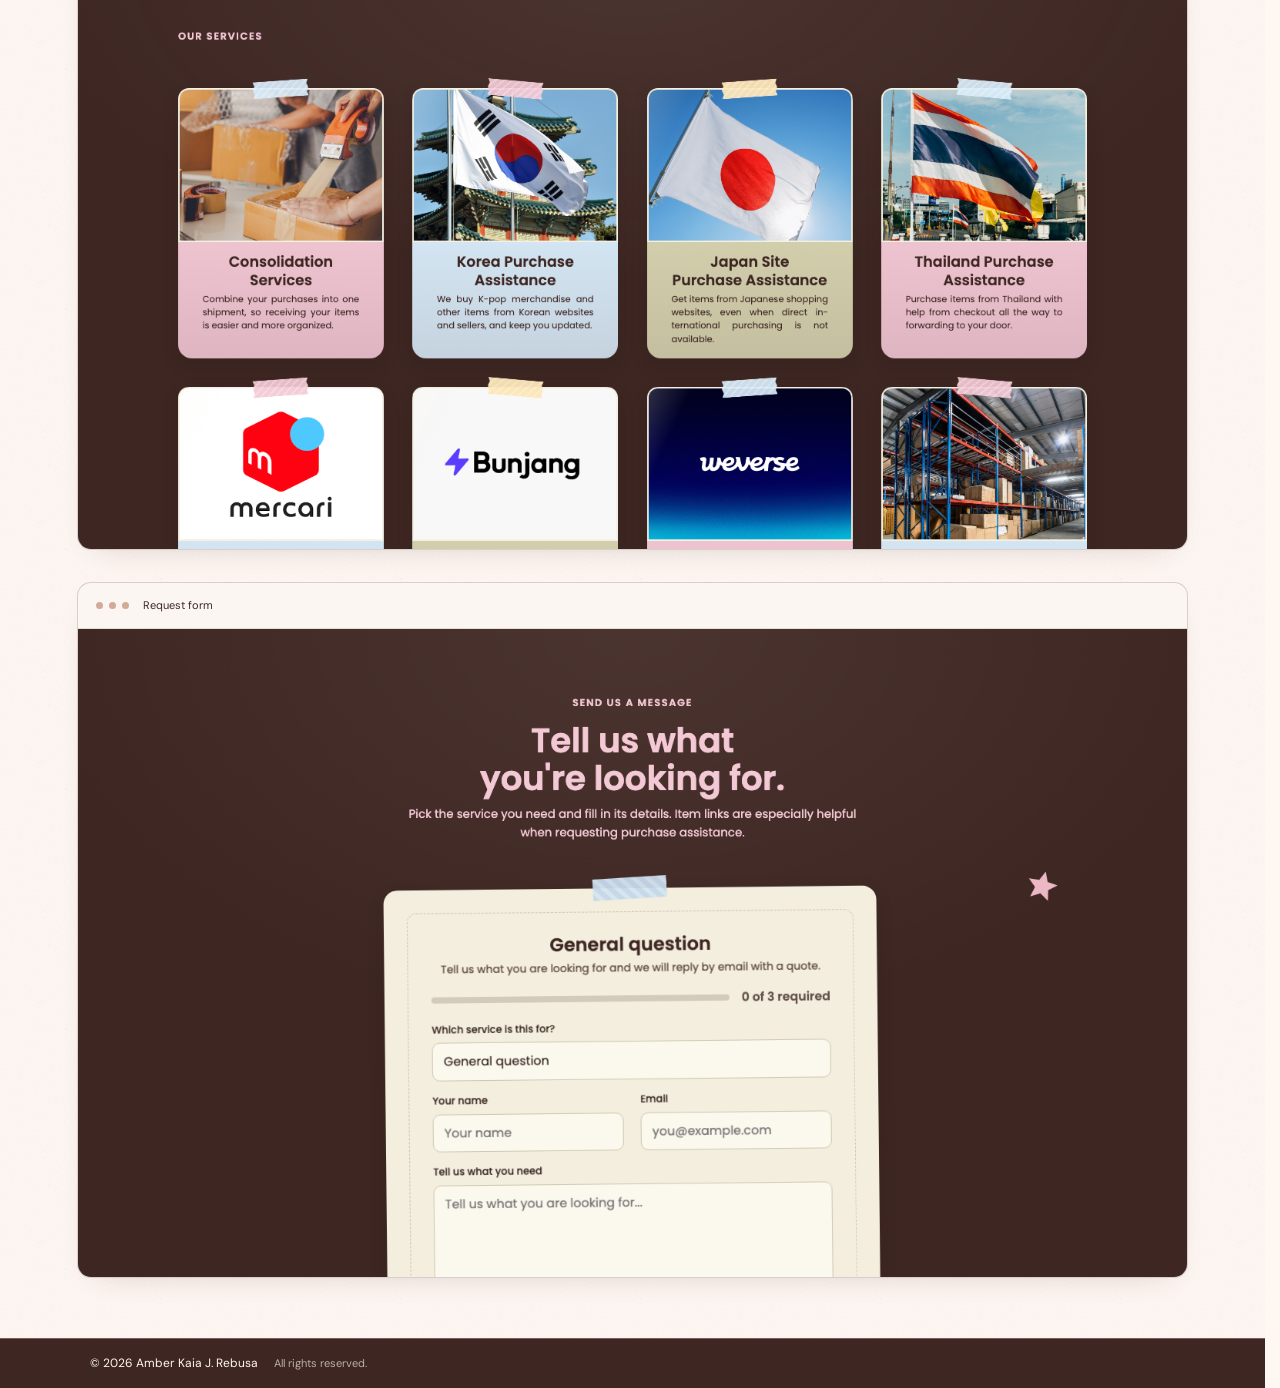
<file: project-ssph-shop-portfolio.html>
<!doctype html>
<html lang="en">

<head>
    <meta charset="UTF-8" />
    <meta name="viewport" content="width=device-width, initial-scale=1.0" />
    <title>SSPH Shop Portfolio — Amber Kaia J. Rebusa</title>
    <link rel="icon" type="image/svg+xml" href="assets/favicon.svg" />
    <link rel="preconnect" href="https://fonts.googleapis.com" />
    <link rel="preconnect" href="https://fonts.gstatic.com" crossorigin />
    <link href="https://fonts.googleapis.com/css2?family=DM+Sans:wght@400;500;600;700&family=Italiana&display=swap"
        rel="stylesheet" />
    <link rel="stylesheet" href="styles.css" />
</head>

<body id="page-top" class="content-page project-detail-page">
        <script>try { document.body.classList.toggle("dark-mode", localStorage.getItem("portfolio-theme") === "dark"); } catch {}</script>
    <div id="progress"></div>
    <div class="cursor-halo" id="halo"></div>
    <nav aria-label="Main navigation">
        <a class="brand" href="index.html" aria-label="Amber Kaia — home"><svg aria-hidden="true" width="24" height="24"
                viewBox="0 0 24 24" fill="none" stroke="currentColor" stroke-width="1.6" stroke-linecap="round"
                stroke-linejoin="round">
                <path
                    d="M20.8 4.6a5.5 5.5 0 0 0-7.8 0L12 5.7l-1.1-1.1a5.5 5.5 0 0 0-7.8 7.8L12 21l8.8-8.6a5.5 5.5 0 0 0 0-7.8Z" />
            </svg></a>
        <div class="nav-actions">
            <div class="nav-links" id="navlinks">
                <a href="about.html">ABOUT</a>
                <a href="projects.html" aria-current="page">PROJECTS</a>
                <a href="leadership.html">LEADERSHIP</a>
                <a href="certifications.html">CERTIFICATIONS</a>
                <a class="nav-contact" href="contact.html">LET’S TALK</a>
            </div>
            <button class="menu-btn" id="menu" aria-label="Toggle navigation" aria-controls="navlinks"
                aria-expanded="false"><span class="menu-lines" aria-hidden="true"><i></i><i></i></span></button>
        </div>
    </nav>
    <button class="theme-btn" id="darkModeBtn" type="button" role="switch" aria-checked="false" aria-label="Dark mode">
        <svg class="theme-icon theme-sun" aria-hidden="true" viewBox="0 0 24 24" fill="none" stroke="currentColor"
            stroke-width="1.8" stroke-linecap="round">
            <circle cx="12" cy="12" r="4" />
            <path d="M12 2v2m0 16v2M2 12h2m16 0h2M5 5l1.5 1.5m11 11L19 19M5 19l1.5-1.5m11-11L19 5" />
        </svg>
        <svg class="theme-icon theme-moon" aria-hidden="true" viewBox="0 0 24 24" fill="none" stroke="currentColor"
            stroke-width="1.8" stroke-linecap="round" stroke-linejoin="round">
            <path d="M20.9 13A9 9 0 0 1 11 3.1 9 9 0 1 0 20.9 13Z" />
        </svg>
    </button>
    <main>
        <section class="project-case-study" aria-labelledby="case-study-title">
            <p class="project-breadcrumb"><a href="projects.html">Projects</a><span aria-hidden="true"> / </span>SSPH
                Shop Portfolio</p>
            <div class="project-overview project-overview-simple">
                <div class="project-introduction">
                    <p class="project-type">Shop portfolio · Web application</p>
                    <h1 id="case-study-title">SSPH Shop Portfolio</h1>
                    <p class="project-role"><span>My role</span> Web Developer <span class="project-collaboration">Solo
                            project</span></p>
                    <p class="project-summary">A portfolio website for my online business, offering purchase assistance from
                        Korea, Japan, and Thailand, alongside shipping and package consolidation. Visitors can explore
                        services and submit requests, while a private admin page lets me review incoming inquiries.
                        Built with AI assistance.</p>
                    <div class="project-actions"><a class="project-action primary" href="#project-preview">View preview
                            ↓</a><a class="project-action"
                            href="https://github.com/juliankaiaaa/juliankaiaaa-staeryskyph" target="_blank"
                            rel="noopener noreferrer">View code on GitHub ↗</a></div>
                </div>
            </div>
            <div class="project-preview-section" id="project-preview">
                <h2>Project preview</h2>
                <div class="project-device-previews">
                    <div class="project-preview-window">
                        <div class="preview-window-bar"><span aria-hidden="true"></span><span
                                aria-hidden="true"></span><span aria-hidden="true"></span><small>Homepage</small></div>
                        <div class="project-screenshot-link"><img src="assets/projects/ssph-shop-portfolio/home.png"
                                alt="SSPH Shop Portfolio homepage" width="1440" height="900" loading="lazy" /></div>
                    </div>
                    <div class="project-preview-window project-secondary-preview">
                        <div class="preview-window-bar"><span aria-hidden="true"></span><span
                                aria-hidden="true"></span><span aria-hidden="true"></span><small>Services</small></div>
                        <div class="project-screenshot-link"><img src="assets/projects/ssph-shop-portfolio/services.png"
                                alt="SSPH Shop Portfolio services" width="1440" height="900" loading="lazy" /></div>
                    </div>
                    <div class="project-preview-window project-secondary-preview">
                        <div class="preview-window-bar"><span aria-hidden="true"></span><span
                                aria-hidden="true"></span><span aria-hidden="true"></span><small>Request form</small>
                        </div>
                        <div class="project-screenshot-link"><img src="assets/projects/ssph-shop-portfolio/request.png"
                                alt="SSPH Shop Portfolio request form" width="1440" height="900" loading="lazy" /></div>
                    </div>
                </div>
            </div>
        </section>
    </main>
    <footer class="footer">
        <p class="footer-copyright">© 2026 Amber Kaia J. Rebusa<span class="footer-rights">All rights reserved.</span>
        </p>
    </footer>
    <script src="app.js" defer></script>
</body>

</html>
</file>
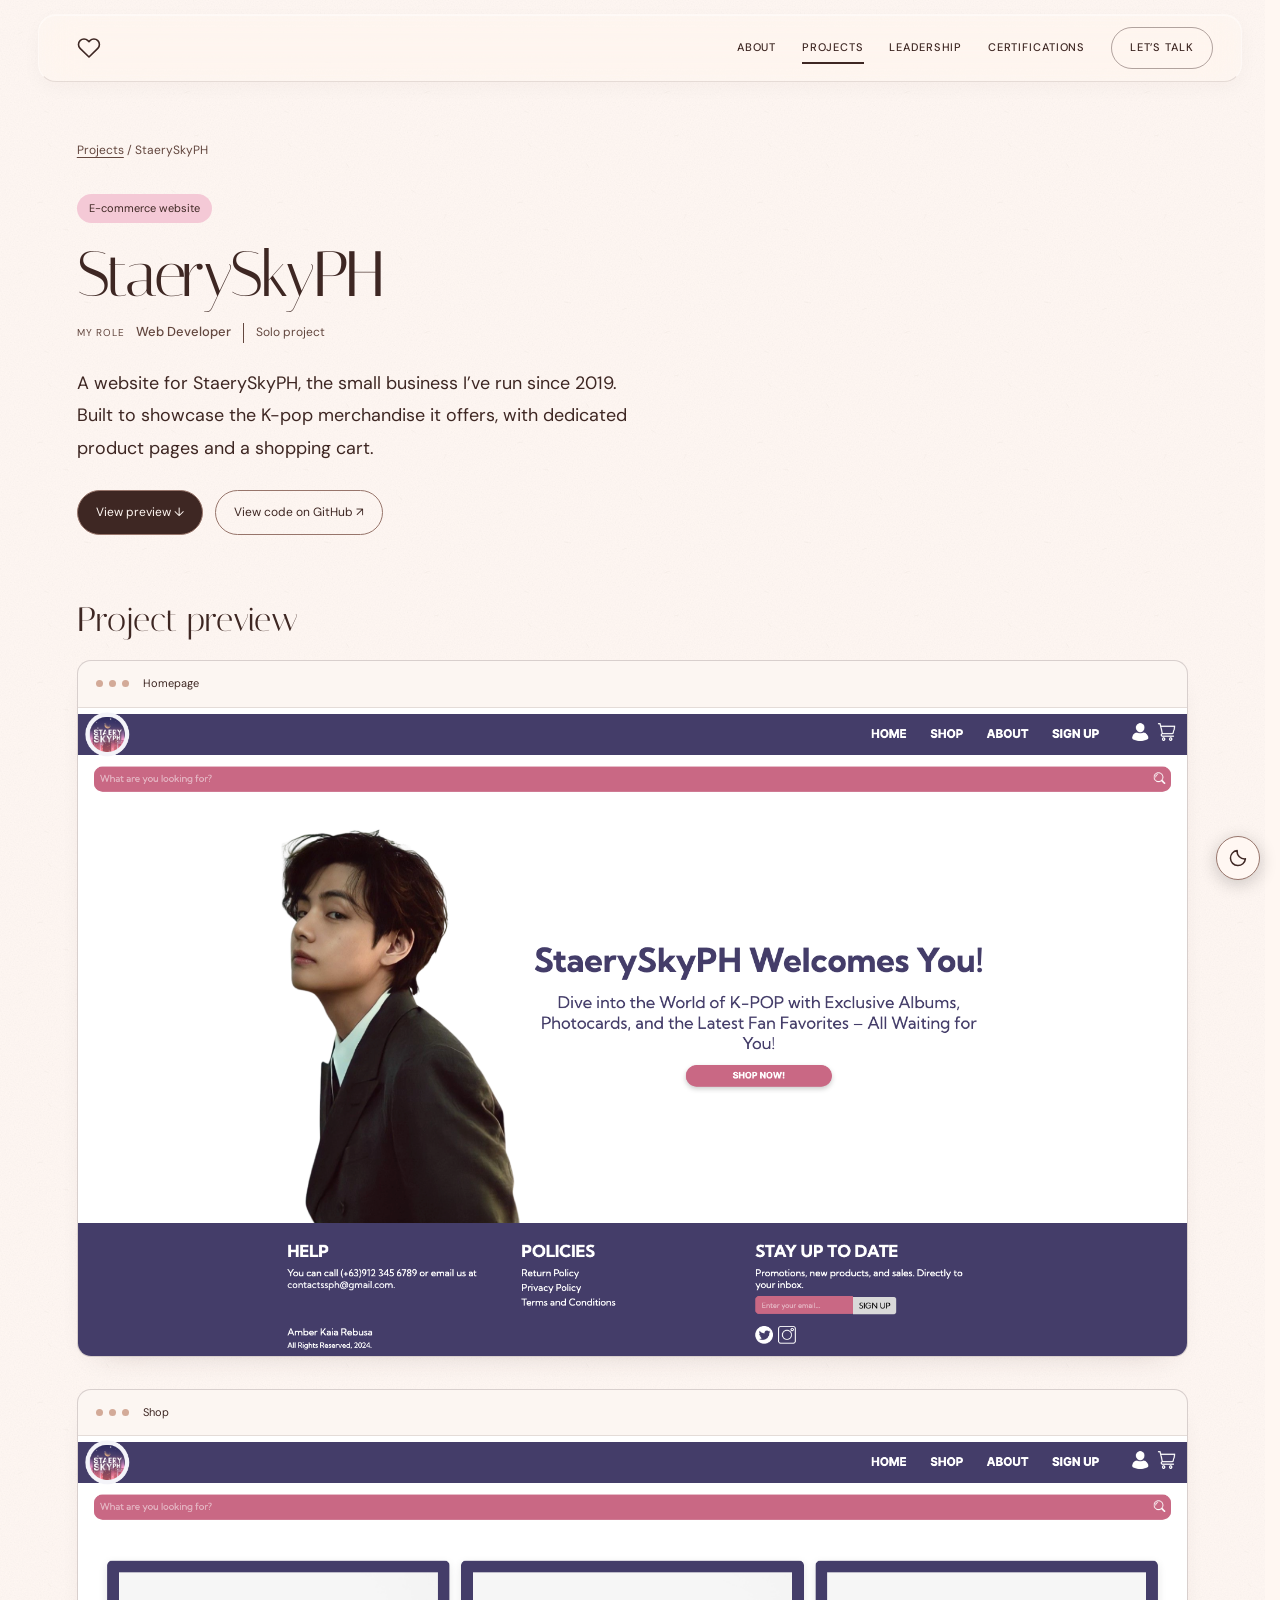
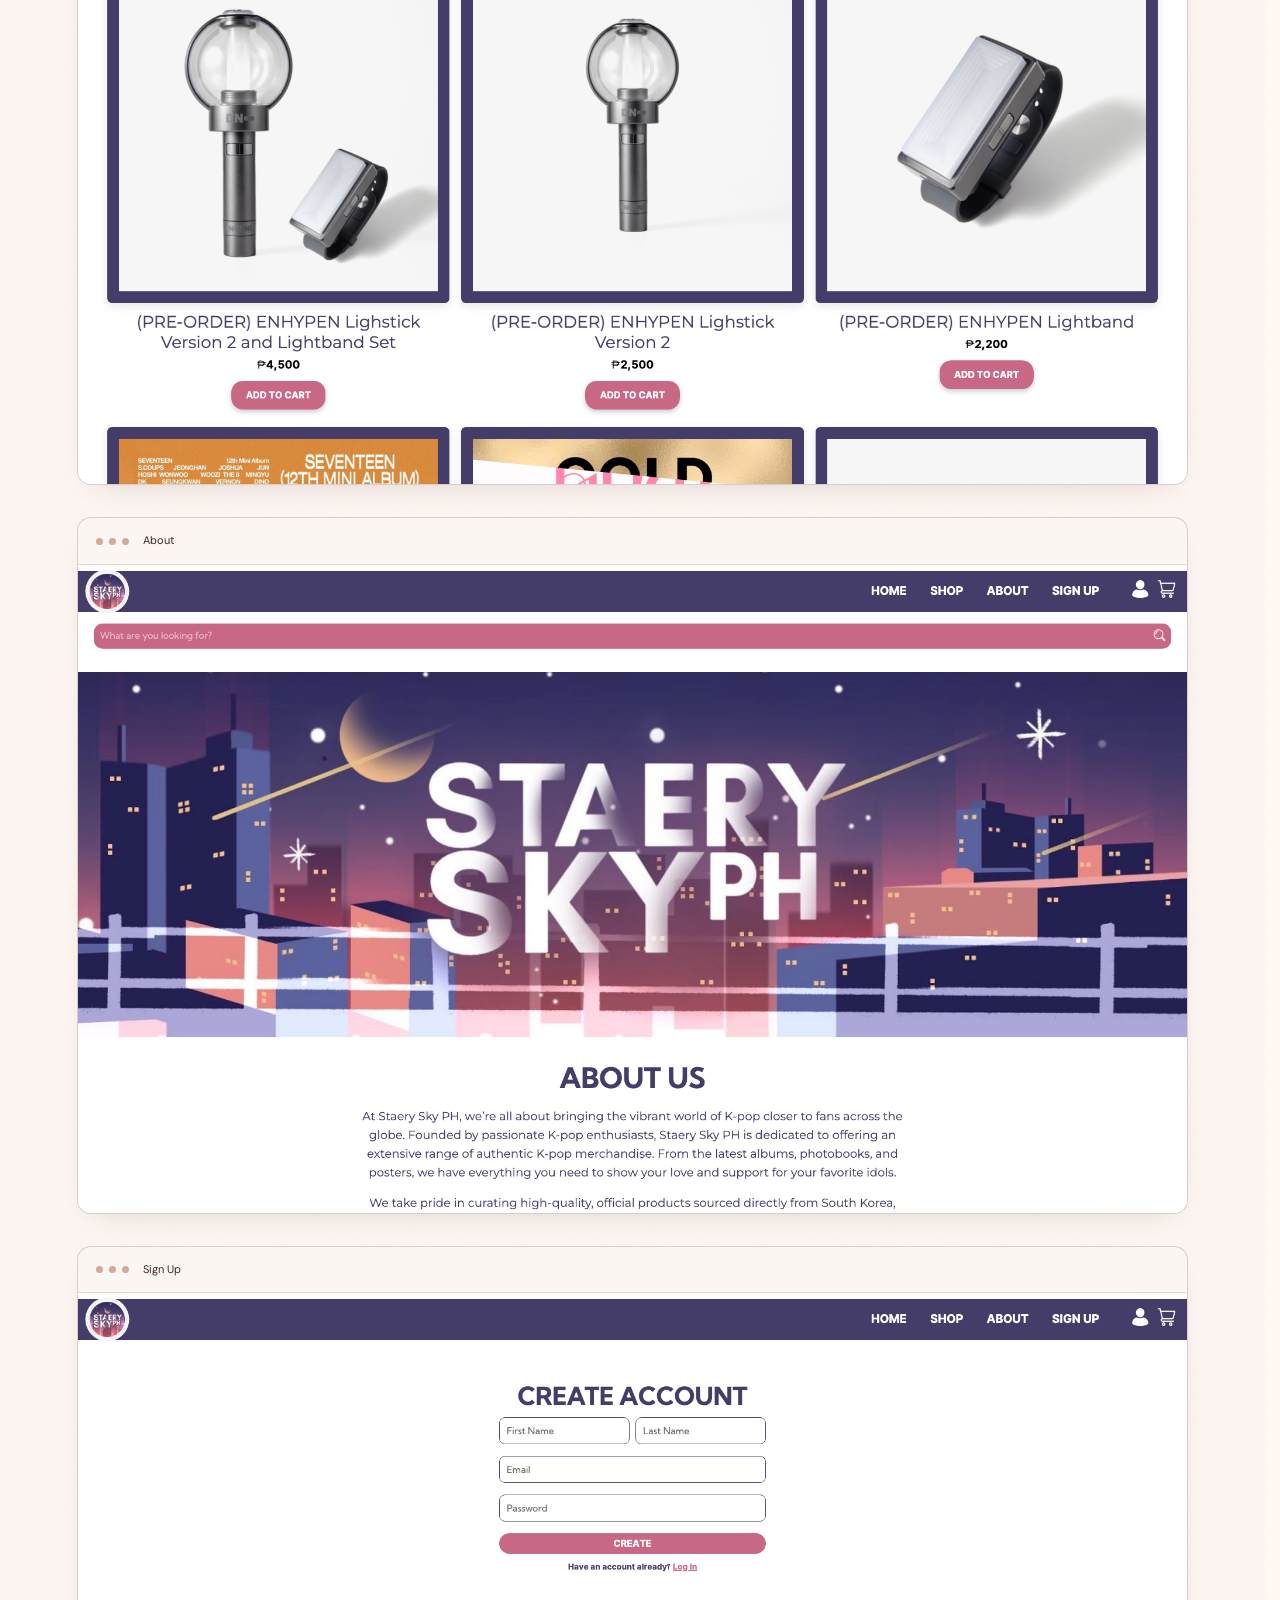
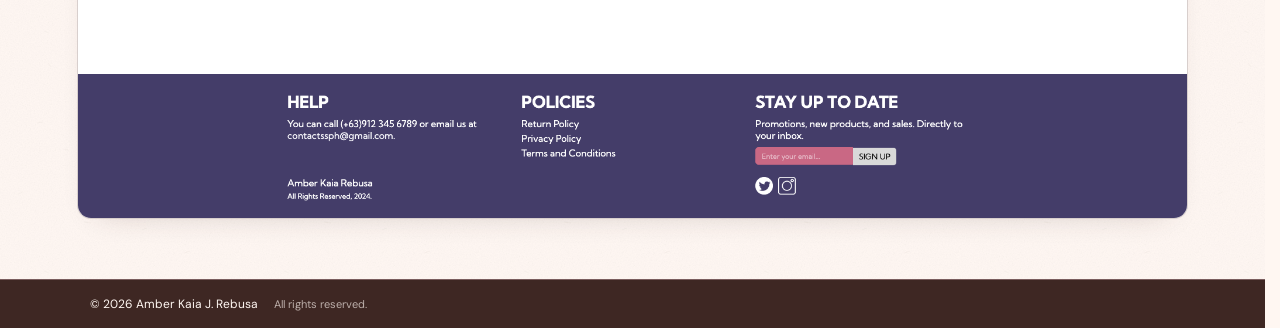
<file: project-staeryskyph.html>
<!doctype html>
<html lang="en">
    <head>
        <meta charset="UTF-8" />
        <meta name="viewport" content="width=device-width, initial-scale=1.0" />
        <title>StaerySkyPH — Amber Kaia J. Rebusa</title>
        <link rel="icon" type="image/svg+xml" href="assets/favicon.svg" />
        <link rel="preconnect" href="https://fonts.googleapis.com" />
        <link rel="preconnect" href="https://fonts.gstatic.com" crossorigin />
        <link
            href="https://fonts.googleapis.com/css2?family=DM+Sans:wght@400;500;600;700&family=Italiana&display=swap"
            rel="stylesheet"
        />
        <link rel="stylesheet" href="styles.css" />
    </head>

    <body id="page-top" class="content-page project-detail-page">
        <script>try { document.body.classList.toggle("dark-mode", localStorage.getItem("portfolio-theme") === "dark"); } catch {}</script>
        <div id="progress"></div>
        <div class="cursor-halo" id="halo"></div>
        <nav aria-label="Main navigation">
            <a class="brand" href="index.html" aria-label="Amber Kaia — home"
                ><svg
                    aria-hidden="true"
                    width="24"
                    height="24"
                    viewBox="0 0 24 24"
                    fill="none"
                    stroke="currentColor"
                    stroke-width="1.6"
                    stroke-linecap="round"
                    stroke-linejoin="round"
                >
                    <path
                        d="M20.8 4.6a5.5 5.5 0 0 0-7.8 0L12 5.7l-1.1-1.1a5.5 5.5 0 0 0-7.8 7.8L12 21l8.8-8.6a5.5 5.5 0 0 0 0-7.8Z"
                    /></svg
            ></a>
            <div class="nav-actions">
                <div class="nav-links" id="navlinks">
                    <a href="about.html">ABOUT</a>
                    <a href="projects.html" aria-current="page">PROJECTS</a>
                    <a href="leadership.html">LEADERSHIP</a>
                    <a href="certifications.html">CERTIFICATIONS</a>
                    <a class="nav-contact" href="contact.html"
                        >LET’S TALK</a
                    >
                </div>
                <button
                    class="menu-btn"
                    id="menu"
                    aria-label="Toggle navigation"
                    aria-controls="navlinks"
                    aria-expanded="false"
                    ><span class="menu-lines" aria-hidden="true"><i></i><i></i></span
                ></button>
            </div>
        </nav>
        <button
            class="theme-btn"
            id="darkModeBtn"
            type="button"
            role="switch"
            aria-checked="false"
            aria-label="Dark mode"
        >
            <svg
                class="theme-icon theme-sun"
                aria-hidden="true"
                viewBox="0 0 24 24"
                fill="none"
                stroke="currentColor"
                stroke-width="1.8"
                stroke-linecap="round"
            >
                <circle cx="12" cy="12" r="4" />
                <path
                    d="M12 2v2m0 16v2M2 12h2m16 0h2M5 5l1.5 1.5m11 11L19 19M5 19l1.5-1.5m11-11L19 5"
                />
            </svg>
            <svg
                class="theme-icon theme-moon"
                aria-hidden="true"
                viewBox="0 0 24 24"
                fill="none"
                stroke="currentColor"
                stroke-width="1.8"
                stroke-linecap="round"
                stroke-linejoin="round"
            >
                <path d="M20.9 13A9 9 0 0 1 11 3.1 9 9 0 1 0 20.9 13Z" />
            </svg>
        </button>
        <main>
            <section class="project-case-study" aria-labelledby="case-study-title">
                <p class="project-breadcrumb"
                    ><a href="projects.html">Projects</a
                    ><span aria-hidden="true"> / </span>StaerySkyPH</p
                >
                <div class="project-overview project-overview-simple">
                    <div class="project-introduction">
                        <p class="project-type">E-commerce website</p>
                        <h1 id="case-study-title">StaerySkyPH</h1>
                        <p class="project-role"><span>My role</span> Web Developer <span class="project-collaboration">Solo project</span></p>
                        <p class="project-summary">A website for StaerySkyPH, the small business I’ve run since 2019. Built to showcase the K-pop merchandise it offers, with dedicated product pages and a shopping cart.</p
                        >
                        <div class="project-actions"
                            ><a class="project-action primary" href="#project-preview"
                                >View preview ↓</a
                            ><a
                                class="project-action"
                                href="https://github.com/juliankaiaaa/staeryskyph"
                                target="_blank"
                                rel="noopener noreferrer"
                                >View code on GitHub ↗</a
                            ></div
                        >
                    </div>
                </div>
                <div class="project-preview-section" id="project-preview">
                    <h2>Project preview</h2>
                    <div class="project-device-previews">
                    <div
                        class="project-preview-window"
                        aria-label="StaerySkyPH homepage screenshot"
                    >
                        <div class="preview-window-bar"><span aria-hidden="true"></span><span aria-hidden="true"></span><span aria-hidden="true"></span><small>Homepage</small></div>
                        <div class="project-screenshot-link"><img src="assets/projects/staeryskyph/home.png" alt="StaerySkyPH homepage with K-pop merchandise introduction and navigation" width="1896" height="1126" /></div>
                    </div>
                    <div class="project-preview-window project-secondary-preview">
                        <div class="preview-window-bar"><span aria-hidden="true"></span><span aria-hidden="true"></span><span aria-hidden="true"></span><small>Shop</small></div>
                        <div class="project-screenshot-link"><img src="assets/projects/staeryskyph/shop.png" alt="StaerySkyPH shop page displaying K-pop merchandise" width="1896" height="2083" loading="lazy" /></div>
                    </div>
                    <div class="project-preview-window project-secondary-preview">
                        <div class="preview-window-bar"><span aria-hidden="true"></span><span aria-hidden="true"></span><span aria-hidden="true"></span><small>About</small></div>
                        <div class="project-screenshot-link"><img src="assets/projects/staeryskyph/about.png" alt="StaerySkyPH About page introducing the business" width="1896" height="1656" loading="lazy" /></div>
                    </div>
                    <div class="project-preview-window project-secondary-preview">
                        <div class="preview-window-bar"><span aria-hidden="true"></span><span aria-hidden="true"></span><span aria-hidden="true"></span><small>Sign Up</small></div>
                        <div class="project-screenshot-link"><img src="assets/projects/staeryskyph/signup.png" alt="StaerySkyPH sign-up page with account registration form" width="1896" height="896" loading="lazy" /></div>
                    </div>
                    </div>
                </div>
            </section>
        </main>
        <footer class="footer">
            <p class="footer-copyright"
                >© 2026 Amber Kaia J. Rebusa<span class="footer-rights"
                    >All rights reserved.</span
                ></p
            >
        </footer>
        <script src="app.js" defer></script>
    </body>
</html>
</file>
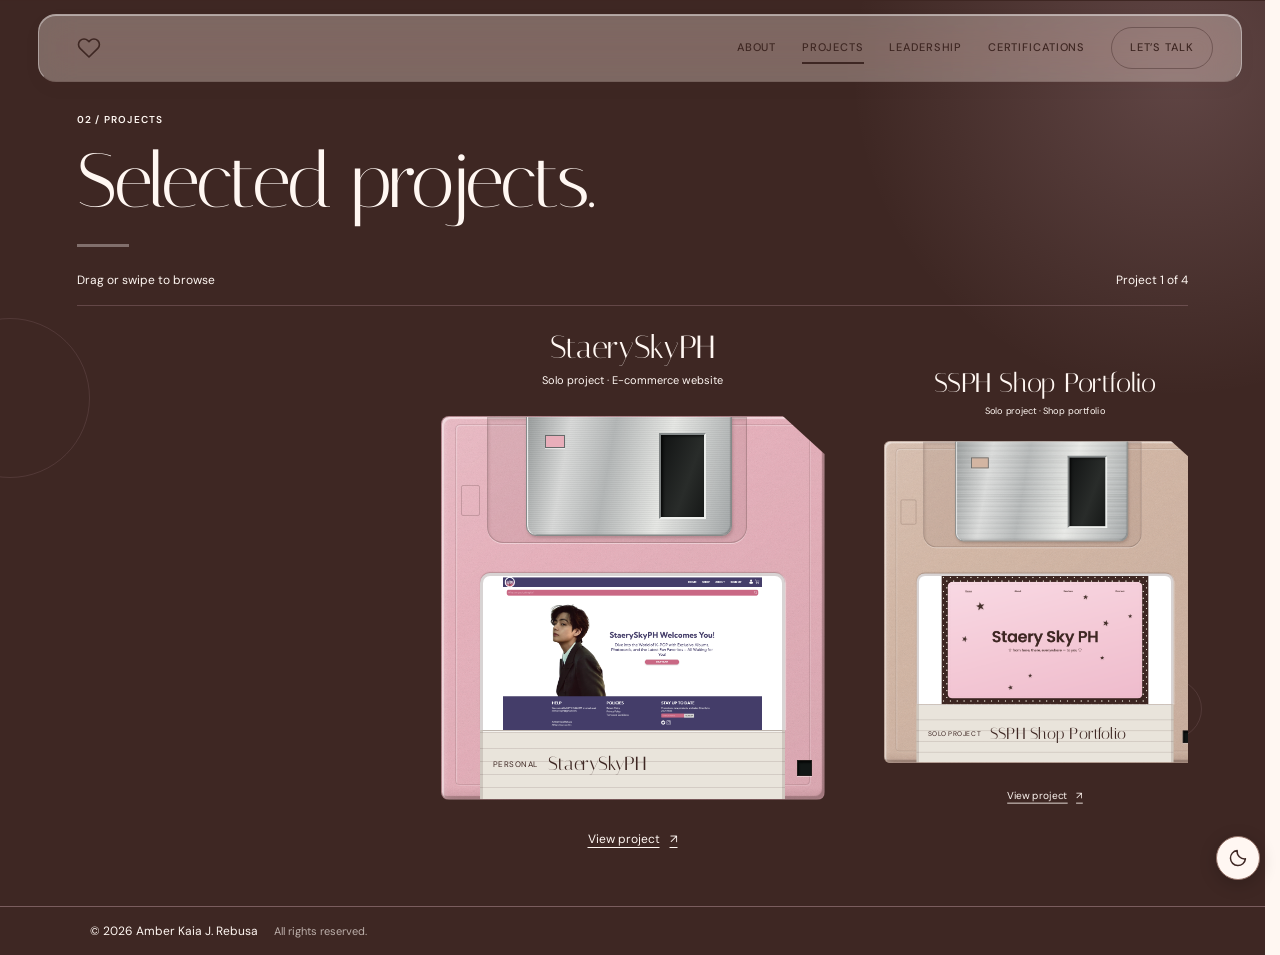
<file: projects.html>
<!doctype html>
<html lang="en">
    <head>
        <meta charset="UTF-8" />
        <meta name="viewport" content="width=device-width, initial-scale=1.0" />
        <title>Projects — Amber Kaia J. Rebusa</title>
        <link rel="icon" type="image/svg+xml" href="assets/favicon.svg" />
        <link rel="preconnect" href="https://fonts.googleapis.com" />
        <link rel="preconnect" href="https://fonts.gstatic.com" crossorigin />
        <link
            href="https://fonts.googleapis.com/css2?family=DM+Sans:wght@400;500;600;700&family=Italiana&display=swap"
            rel="stylesheet"
        />
        <link rel="stylesheet" href="styles.css" />
    </head>

    <body id="page-top" class="content-page project-gallery-page">
        <script>try { document.body.classList.toggle("dark-mode", localStorage.getItem("portfolio-theme") === "dark"); } catch {}</script>
        <div id="progress"></div>
        <div class="cursor-halo" id="halo"></div>
        <nav aria-label="Main navigation">
            <a class="brand" href="index.html" aria-label="Amber Kaia — home"
                ><svg
                    aria-hidden="true"
                    width="24"
                    height="24"
                    viewBox="0 0 24 24"
                    fill="none"
                    stroke="currentColor"
                    stroke-width="1.6"
                    stroke-linecap="round"
                    stroke-linejoin="round"
                >
                    <path
                        d="M20.8 4.6a5.5 5.5 0 0 0-7.8 0L12 5.7l-1.1-1.1a5.5 5.5 0 0 0-7.8 7.8L12 21l8.8-8.6a5.5 5.5 0 0 0 0-7.8Z"
                    /></svg
            ></a>
            <div class="nav-actions">
                <div class="nav-links" id="navlinks">
                    <a href="about.html">ABOUT</a>
                    <a href="projects.html" aria-current="page">PROJECTS</a>
                    <a href="leadership.html">LEADERSHIP</a>
                    <a href="certifications.html">CERTIFICATIONS</a>
                    <a class="nav-contact" href="contact.html"
                        >LET’S TALK</a
                    >
                </div>
                <button
                    class="menu-btn"
                    id="menu"
                    aria-label="Toggle navigation"
                    aria-controls="navlinks"
                    aria-expanded="false"
                    ><span class="menu-lines" aria-hidden="true"><i></i><i></i></span
                ></button>
            </div>
        </nav>
        <button
            class="theme-btn"
            id="darkModeBtn"
            type="button"
            role="switch"
            aria-checked="false"
            aria-label="Dark mode"
        >
            <svg
                class="theme-icon theme-sun"
                aria-hidden="true"
                viewBox="0 0 24 24"
                fill="none"
                stroke="currentColor"
                stroke-width="1.8"
                stroke-linecap="round"
            >
                <circle cx="12" cy="12" r="4" />
                <path
                    d="M12 2v2m0 16v2M2 12h2m16 0h2M5 5l1.5 1.5m11 11L19 19M5 19l1.5-1.5m11-11L19 5"
                />
            </svg>
            <svg
                class="theme-icon theme-moon"
                aria-hidden="true"
                viewBox="0 0 24 24"
                fill="none"
                stroke="currentColor"
                stroke-width="1.8"
                stroke-linecap="round"
                stroke-linejoin="round"
            >
                <path d="M20.9 13A9 9 0 0 1 11 3.1 9 9 0 1 0 20.9 13Z" />
            </svg>
        </button>
        <main>
            <section class="section projects" id="projects" aria-labelledby="projects-heading">
                <div class="section-atmosphere" aria-hidden="true"><i></i><i></i></div>
                <div class="section-head reveal"
                    ><span class="section-num">02 / PROJECTS</span
                    ><h2 class="section-title" id="projects-heading">Selected projects.</h2></div
                >
                <div class="project-browse-bar"
                    ><p class="project-browse-hint" id="project-browse-hint"
                        >Drag or swipe to browse</p
                    ><p class="project-position" id="project-status" role="status"
                        >Project 1 of 4</p
                    ></div
                >
                <div
                    class="project-carousel"
                    role="region"
                    aria-roledescription="carousel"
                    aria-label="Selected projects"
                >
                    <div
                        class="project-slides"
                        id="project-slides"
                        tabindex="0"
                        aria-label="Browse projects"
                        aria-describedby="project-browse-hint"
                    >
                        <article
                            class="project-slide"
                            role="group"
                            aria-roledescription="slide"
                            aria-label="1 of 4: StaerySkyPH"
                        >
                            <header class="project-disk-heading">
                                <h3>StaerySkyPH</h3>
                                <p>Solo project · E-commerce website</p>
                            </header>
                            <a
                                class="floppy-disk"
                                href="project-staeryskyph.html"
                                aria-label="Open StaerySkyPH"
                                ><span class="disk-shell-ridge" aria-hidden="true"></span
                                ><span class="disk-shutter-track" aria-hidden="true"></span>
                                <span class="disk-shutter" aria-hidden="true"><span></span></span>
                                <span class="disk-grip" aria-hidden="true"></span>
                                <span class="disk-preview disk-preview-image"><img src="assets/projects/staeryskyph/home.png" alt="StaerySkyPH storefront homepage" width="1896" height="1126" loading="lazy" /></span>
                                <span class="disk-label"
                                    ><small>PERSONAL</small><span>StaerySkyPH</span></span
                                >
                                <span class="disk-notch" aria-hidden="true"></span
                            ></a>
                            <div class="slide-caption"
                                ><a class="project-detail-link" href="project-staeryskyph.html" aria-label="View StaerySkyPH project details">View project <span aria-hidden="true">↗</span></a
                                ></div
                            >
                        </article>
                        <article
                            class="project-slide"
                            role="group"
                            aria-roledescription="slide"
                            aria-label="2 of 4: SSPH Shop Portfolio"
                        >
                            <header class="project-disk-heading">
                                <h3>SSPH Shop Portfolio</h3>
                                <p>Solo project · Shop portfolio</p>
                            </header>
                            <a
                                class="floppy-disk"
                                href="project-ssph-shop-portfolio.html"
                                aria-label="Open SSPH Shop Portfolio"
                                ><span class="disk-shell-ridge" aria-hidden="true"></span
                                ><span class="disk-shutter-track" aria-hidden="true"></span>
                                <span class="disk-shutter" aria-hidden="true"><span></span></span>
                                <span class="disk-grip" aria-hidden="true"></span>
                                <span class="disk-preview disk-preview-image"><img src="assets/projects/ssph-shop-portfolio/home.png" alt="SSPH Shop Portfolio homepage" loading="lazy" /></span>
                                <span class="disk-label"
                                    ><small>SOLO PROJECT</small><span>SSPH Shop Portfolio</span></span
                                >
                                <span class="disk-notch" aria-hidden="true"></span
                            ></a>
                            <div class="slide-caption"
                                ><a
                                    class="project-detail-link"
                                    aria-label="View SSPH Shop Portfolio project details"
                                    href="project-ssph-shop-portfolio.html"
                                    >View project <span aria-hidden="true">↗</span></a
                                ></div
                            >
                        </article>
                        <article
                            class="project-slide"
                            role="group"
                            aria-roledescription="slide"
                            aria-label="3 of 4: CapsiCAM"
                        >
                            <header class="project-disk-heading">
                                <h3>CapsiCAM</h3>
                                <p>Group project · Android app</p>
                            </header>
                            <a
                                class="floppy-disk"
                                href="project-capsicam.html"
                                aria-label="Open CapsiCAM"
                                ><span class="disk-shell-ridge" aria-hidden="true"></span
                                ><span class="disk-shutter-track" aria-hidden="true"></span>
                                <span class="disk-shutter" aria-hidden="true"><span></span></span>
                                <span class="disk-grip" aria-hidden="true"></span>
                                <span class="disk-preview disk-preview-phones"><img src="assets/projects/capsicam/dashboard.png" alt="CapsiCAM dashboard" width="393" height="852" loading="lazy" /><img src="assets/projects/capsicam/capture-image.png" alt="CapsiCAM capture a leaf" width="393" height="852" loading="lazy" /><img src="assets/projects/capsicam/scan-results.png" alt="CapsiCAM scan results" width="393" height="852" loading="lazy" /><img src="assets/projects/capsicam/scan-history.png" alt="CapsiCAM scan history" width="393" height="852" loading="lazy" /></span>
                                <span class="disk-label"
                                    ><small>PROJECT</small><span>CapsiCAM</span></span
                                >
                                <span class="disk-notch" aria-hidden="true"></span
                            ></a>
                            <div class="slide-caption"
                                ><a
                                    class="project-detail-link"
                                    aria-label="View CapsiCAM project details"
                                    href="project-capsicam.html"
                                    >View project <span aria-hidden="true">↗</span></a
                                ></div
                            >
                        </article>
                        <article
                            class="project-slide"
                            role="group"
                            aria-roledescription="slide"
                            aria-label="4 of 4: HAUlam"
                        >
                            <header class="project-disk-heading">
                                <h3>HAUlam</h3>
                                <p>Group project · Mobile app</p>
                            </header>
                            <a
                                class="floppy-disk"
                                href="project-haulam.html"
                                aria-label="Open HAUlam"
                                ><span class="disk-shell-ridge" aria-hidden="true"></span
                                ><span class="disk-shutter-track" aria-hidden="true"></span>
                                <span class="disk-shutter" aria-hidden="true"><span></span></span>
                                <span class="disk-grip" aria-hidden="true"></span>
                                <span class="disk-preview disk-preview-phones"><img src="assets/projects/haulam/stalls.png" alt="HAUlam explore stalls preview" width="393" height="852" loading="lazy" /><img src="assets/projects/haulam/dishes.png" alt="HAUlam browse dishes preview" width="393" height="852" loading="lazy" /><img src="assets/projects/haulam/search.png" alt="HAUlam search preview" width="393" height="852" loading="lazy" /><img src="assets/projects/haulam/bookmarks.png" alt="HAUlam bookmarks preview" width="393" height="852" loading="lazy" /></span>
                                <span class="disk-label"
                                    ><small>PROJECT</small><span>HAUlam</span></span
                                >
                                <span class="disk-notch" aria-hidden="true"></span
                            ></a>
                            <div class="slide-caption"
                                ><a
                                    class="project-detail-link"
                                    aria-label="View HAUlam project details"
                                    href="project-haulam.html"
                                    >View project <span aria-hidden="true">↗</span></a
                                ></div
                            >
                        </article>
                    </div>
                    <div class="project-dots" role="group" aria-label="Choose a project"
                        ><button
                            type="button"
                            class="project-dot"
                            data-slide="0"
                            aria-label="Show StaerySkyPH"
                            aria-controls="project-slides"
                            aria-pressed="true"
                        ></button
                        ><button
                            type="button"
                            class="project-dot"
                            data-slide="1"
                            aria-label="Show SSPH Shop Portfolio"
                            aria-controls="project-slides"
                            aria-pressed="false"
                        ></button
                        ><button
                            type="button"
                            class="project-dot"
                            data-slide="2"
                            aria-label="Show CapsiCAM"
                            aria-controls="project-slides"
                            aria-pressed="false"
                        ></button
                        ><button
                            type="button"
                            class="project-dot"
                            data-slide="3"
                            aria-label="Show HAUlam"
                            aria-controls="project-slides"
                            aria-pressed="false"
                        ></button
                        ></div>
                </div>
            </section>
        </main>
        <footer class="footer">
            <p class="footer-copyright"
                >© 2026 Amber Kaia J. Rebusa<span class="footer-rights"
                    >All rights reserved.</span
                ></p
            >
        </footer>
        <script src="app.js" defer></script>
    </body>
</html>
</file>
<file: styles.css>
:root {
    --font-body: "DM Sans", sans-serif;
    --font-display: "Italiana", Georgia, serif;
    --rose: #3e2723;
    --cream: #fff7f2;
    --ink: #3e2723;
}

* {
    box-sizing: border-box;
}

html {
    scroll-behavior: smooth;
}

body {
    margin: 0;
    background: var(--cream);
    color: var(--ink);
    font-family: var(--font-body);
    overflow-x: hidden;
    line-height: 1.6;
}

a {
    color: inherit;
    text-decoration: none;
}

button,
a,
input,
select,
textarea {
    font: inherit;
}

button {
    cursor: pointer;
}

::selection {
    background: #f4c9d6;
    color: #3e2723;
}

#progress {
    position: fixed;
    top: 0;
    left: 0;
    height: 4px;
    background: #f4c9d6;
    z-index: 100;
    width: 0;
}

.cursor-halo {
    position: fixed;
    width: 32px;
    height: 32px;
    border-radius: 50%;
    pointer-events: none;
    z-index: 90;
    transform: translate(-50%, -50%);
    opacity: 0;
    transition:
        width 0.2s,
        height 0.2s,
        background 0.2s,
        opacity 0.2s;
}

.cursor-halo::before {
    content: "";
    position: absolute;
    top: 50%;
    left: 50%;
    width: 180px;
    height: 180px;
    transform: translate(-50%, -50%);
    background: radial-gradient(circle, #f4c9d630, transparent 70%);
    border-radius: 50%;
}

.cursor-halo.is-hovering {
    width: 52px;
    height: 52px;
}

@media (prefers-reduced-motion: reduce) {
    .cursor-halo {
        display: none;
    }
}

nav {
    height: 80px;
    display: flex;
    align-items: center;
    justify-content: space-between;
    padding: 0 5vw;
    position: absolute;
    top: 0;
    width: 100%;
    z-index: 15;
    color: var(--cream);
}

.nav-actions {
    display: flex;
    align-items: center;
    gap: 20px;
}

.theme-btn {
    position: fixed;
    right: max(20px, env(safe-area-inset-right));
    bottom: max(20px, env(safe-area-inset-bottom));
    z-index: 30;
    border: 1px solid currentColor;
    border-radius: 50px;
    background: var(--cream);
    color: var(--rose);
    box-shadow: 0 4px 18px #0003;
    padding: 0;
    width: 44px;
    height: 44px;
    min-height: 44px;
    font-size: 11px;
    transition:
        background 0.2s,
        color 0.2s;
    display: flex;
    align-items: center;
    justify-content: center;
}

.theme-btn:hover {
    background: var(--rose);
    color: var(--cream);
}

.theme-btn:focus-visible {
    outline: 3px solid var(--rose);
    outline-offset: 4px;
}

.theme-icon {
    width: 20px;
    height: 20px;
}

.theme-sun {
    display: none;
}

.theme-btn[aria-checked="true"] .theme-sun {
    display: block;
}

.theme-btn[aria-checked="true"] .theme-moon {
    display: none;
}

body,
.hero,
.contact,
.projects {
    transition:
        background-color 0.45s ease,
        color 0.45s ease;
}

.muted,
.about-story {
    transition: color 0.45s ease;
}

body.dark-mode {
    background: #21170e;
    color: var(--cream);
    color-scheme: dark;
}

.dark-mode .hero,
.dark-mode .contact {
    background: #3e2723;
}

.dark-mode .projects {
    background: #21170e;
}

.dark-mode .muted {
    color: #fff7f2;
}

.brand {
    font-size: 14px;
    font-weight: 700;
    letter-spacing: 0.08em;
}

.nav-links {
    display: flex;
    gap: 28px;
    font-size: 11px;
    letter-spacing: 0.13em;
}

.nav-links a {
    transition: opacity 0.2s;
}

.nav-links a:hover {
    opacity: 0.55;
}

.menu-btn {
    display: none;
    background: none;
    border: 1px solid #fff8;
    color: white;
    border-radius: 50px;
    padding: 0;
    width: 44px;
    height: 44px;
}

.hero {
    position: relative;
    min-height: 740px;
    height: 100svh;
    max-height: 1120px;
    background: var(--rose);
    color: var(--cream);
    overflow: hidden;
    display: flex;
    align-items: center;
    padding: 110px 5vw 65px;
    isolation: isolate;
}

.noise {
    position: absolute;
    inset: 0;
    opacity: 0.13;
    pointer-events: none;
    z-index: 0;
    background-image: url("data:image/svg+xml,%3Csvg viewBox='0 0 180 180' xmlns='http://www.w3.org/2000/svg'%3E%3Cfilter id='n'%3E%3CfeTurbulence type='fractalNoise' baseFrequency='.8' numOctaves='3' stitchTiles='stitch'/%3E%3C/filter%3E%3Crect width='100%25' height='100%25' filter='url(%23n)' opacity='.32'/%3E%3C/svg%3E");
}

.orb {
    position: absolute;
    border-radius: 50%;
    border: 1px solid #f4c9d640;
    pointer-events: none;
    animation: drift 12s ease-in-out infinite alternate;
}

.orb.one {
    width: 470px;
    height: 470px;
    top: -200px;
    right: 15%;
}

.orb.two {
    width: 240px;
    height: 240px;
    bottom: 5%;
    left: -120px;
    animation-delay: -5s;
}

.orb.three {
    width: 110px;
    height: 110px;
    top: 22%;
    left: 48%;
    animation-delay: -3s;
}

.grid-lines {
    position: absolute;
    inset: 0;
    opacity: 0.12;
    pointer-events: none;
    background-image:
        linear-gradient(to right, currentColor 1px, transparent 1px),
        linear-gradient(to bottom, currentColor 1px, transparent 1px);
    background-size: 90px 90px;
    mask-image: linear-gradient(90deg, #0006, #000);
}

.hero-content {
    position: relative;
    z-index: 5;
    width: 58%;
    max-width: 740px;
    pointer-events: none;
}

.kicker {
    font-size: 11px;
    letter-spacing: 0.23em;
    text-transform: uppercase;
    margin: 0 0 56px;
}

.hero-greeting {
    margin: 0 0 12px;
    font-size: clamp(18px, 1.7vw, 24px);
    font-weight: 500;
    letter-spacing: 0.02em;
}

.hero h1 {
    font-family: var(--font-display);
    font-weight: 400;
    font-size: clamp(54px, 7.5vw, 116px);
    line-height: 0.95;
    letter-spacing: -0.06em;
    margin: 0 0 28px;
}

.hero h1 span {
    display: block;
    white-space: nowrap;
}

.hero-sub {
    max-width: min(460px, 95%);
    font-size: clamp(14px, 1.15vw, 17px);
    line-height: 1.8;
    letter-spacing: normal;
    text-wrap: pretty;
    margin: 0;
    padding-left: 0;
}

.hero-sub .degree {
    display: block;
    font-weight: 600;
    line-height: 1.5;
}

.hero-sub .university {
    display: block;
    margin-top: 6px;
    font-size: 0.95em;
    color: #fff7f2cc;
}

.hero-sub .tagline {
    display: block;
    margin-top: 16px;
    font-size: 1em;
    line-height: 1.7;
    color: #fff7f2b3;
    max-width: 42ch;
}

.hero-actions {
    display: flex;
    gap: 15px;
    margin-top: 30px;
    pointer-events: auto;
    flex-wrap: wrap;
}

.pill {
    border: 1px solid var(--cream);
    color: var(--cream);
    border-radius: 100px;
    padding: 16px 23px;
    background: transparent;
    font-size: 12px;
    letter-spacing: 0.1em;
    transition:
        transform 0.3s,
        background 0.3s,
        color 0.3s;
    display: inline-flex;
    gap: 20px;
    align-items: center;
}

.pill:hover {
    background: var(--cream);
    color: var(--rose);
    transform: translateY(-4px);
}

.pill.solid {
    background: var(--cream);
    color: var(--rose);
}

.pill.solid:hover {
    background: transparent;
    color: var(--cream);
}

.film {
    position: absolute;
    right: 2%;
    top: 12%;
    width: 35%;
    height: 100%;
    background: #21170e;
    border: 11px solid #21170e;
    transform: rotate(7deg);
    z-index: 3;
    box-shadow: -18px 14px 0 #0003;
    display: flex;
    flex-direction: column;
    gap: 12px;
    transition: transform 0.5s;
}

@media (min-width: 1025px) {
    .film {
        width: 32%;
        right: 5%;
    }
}

.film:hover {
    transform: rotate(5deg) translateX(-8px);
}

.film-frame {
    height: 52%;
    position: relative;
    overflow: hidden;
    background: #777;
}

.film-frame img {
    width: 100%;
    height: 100%;
    object-fit: cover;
    display: block;
}

.film-frame:nth-child(2) img {
    object-position: center 40%;
    transform: scale(1.8);
}

.film-label {
    position: absolute;
    z-index: 2;
    left: 8px;
    bottom: 7px;
    background: #21170e;
    color: #eee;
    font-size: 8px;
    padding: 4px 6px;
    letter-spacing: 0.2em;
}

.floating-sticker {
    position: absolute;
    right: 34%;
    bottom: 16%;
    border: 1px solid #f4c9d6;
    color: var(--cream);
    width: 120px;
    height: 120px;
    border-radius: 50%;
    display: grid;
    place-items: center;
    text-align: center;
    font-size: 10px;
    letter-spacing: 0.18em;
    transform: rotate(-14deg);
    z-index: 8;
    animation: float 5s ease-in-out infinite;
    backdrop-filter: blur(4px);
}

.scroll-note {
    position: absolute;
    left: 5vw;
    bottom: 25px;
    font-size: 10px;
    letter-spacing: 0.18em;
}

.section {
    padding: 110px 7vw;
}

section[id] {
    scroll-margin-top: 24px;
}

.about-grid > div {
    min-width: 0;
}

.about-story {
    line-height: 1.8;
    color: #3e272399;
}

.dark-mode .about-story {
    color: #fff7f2;
}

.project-card:focus-visible .project-inner {
    box-shadow: 0 0 0 3px #f4c9d6;
}

.section-head {
    display: flex;
    align-items: start;
    justify-content: space-between;
    gap: 20px;
    margin-bottom: 50px;
}

.section-num {
    font-size: 11px;
    letter-spacing: 0.13em;
}

.section-title {
    font-family: var(--font-display);
    font-weight: 400;
    line-height: 0.95;
    letter-spacing: -0.04em;
    font-size: clamp(44px, 6vw, 84px);
    margin: 0;
}

.journey-grid {
    display: grid;
    grid-template-columns: repeat(auto-fit, minmax(min(100%, 280px), 1fr));
    gap: 24px;
}

.journey-card {
    border: 1px solid #3e272333;
    border-radius: 18px;
    padding: clamp(24px, 4vw, 40px);
}

.journey-card h3 {
    font-family: var(--font-display);
    font-size: clamp(28px, 4vw, 40px);
    font-weight: 400;
    line-height: 1.15;
    margin: 18px 0 12px;
}

.journey-card p {
    margin: 0 0 16px;
}

.journey-card p:last-child {
    margin-bottom: 0;
}

.experience-duties {
    margin: 0;
    padding-left: 20px;
    line-height: 1.8;
}

.experience-duties li + li {
    margin-top: 10px;
}

.experience-entry {
    display: grid;
    grid-template-columns: 210px minmax(0, 1fr);
    gap: 40px;
}

.experience-entry > .section-num {
    padding-top: 8px;
    line-height: 1.7;
    color: var(--rose);
}

.experience-content {
    position: relative;
    padding: 0 0 44px 36px;
    border-left: 1px solid #3e272333;
}

.experience-content::before {
    content: "";
    position: absolute;
    left: -6px;
    top: 10px;
    width: 11px;
    height: 11px;
    border-radius: 50%;
    background: #f4c9d6;
    box-shadow: 0 0 0 5px #f4c9d622;
}

.experience-entry:last-child .experience-content {
    padding-bottom: 0;
}
.experience-content h3 {
    margin: 0 0 8px;
    font-size: clamp(23px, 3vw, 34px);
    font-weight: 500;
    line-height: 1.3;
    letter-spacing: -0.03em;
}

.experience-content .muted {
    margin: 0 0 18px;
}
.experience-content .experience-duties {
    max-width: 64ch;
    font-size: 15px;
}
.dark-mode .experience-entry > .section-num {
    color: #f4c9d6;
}

@media (max-width: 700px) {
    .experience-entry {
        grid-template-columns: minmax(0, 1fr);
        gap: 12px;
        padding-left: 18px;
    }
    .experience-entry > .section-num {
        margin: 0;
        padding: 0 0 0 25px;
    }
    .experience-content {
        padding-left: 24px;
    }
}

#certificates {
    background: #f4c9d6;
}

.certificate-gallery {
    display: grid;
    grid-template-columns: repeat(3, minmax(0, 1fr));
    gap: 36px 28px;
}

.certificate-card {
    min-width: 0;
    background: #fff7f2;
    border: 1px solid #3e272322;
    border-radius: 18px;
    padding: 16px 16px 24px;
    box-shadow: 0 6px 20px #3e272308;
    transition:
        transform 0.35s ease,
        box-shadow 0.35s ease,
        border-color 0.35s ease,
        opacity 0.8s ease;
}

.certificate-preview {
    aspect-ratio: 1.414;
    background: #f4c9d6;
    border: 1px solid #3e272315;
    border-radius: 10px;
    display: flex;
    flex-direction: column;
    align-items: center;
    justify-content: center;
    gap: 14px;
    color: #3e2723b3;
    margin-bottom: 20px;
    overflow: hidden;
}

.certificate-preview svg {
    width: 52px;
    height: 52px;
}
.certificate-preview svg,
.certificate-preview img {
    transition: transform 0.4s ease;
}

@media (hover: hover) and (prefers-reduced-motion: no-preference) {
    .certificate-card.in:hover {
        transform: translateY(-8px);
        box-shadow: 0 16px 32px #3e272320;
        border-color: #3e272366;
    }
    .certificate-card:hover .certificate-preview img,
    .certificate-card:hover .certificate-preview svg {
        transform: scale(1.04);
    }
}

@media (max-width: 950px) {
    .certificate-gallery {
        grid-template-columns: repeat(2, minmax(0, 1fr));
    }
}

@media (max-width: 600px) {
    .certificate-gallery {
        grid-template-columns: minmax(0, 1fr);
    }
}
.certificate-preview span {
    font-size: 12px;
}
.certificate-preview img {
    display: block;
    width: 100%;
    height: 100%;
    object-fit: contain;
    border-radius: inherit;
}

.certificate-card .section-num {
    display: block;
    margin: 0 8px 10px;
    color: var(--rose);
}
.certificate-card h3 {
    font-size: 20px;
    line-height: 1.4;
    font-weight: 500;
    margin: 0 8px 8px;
}
.certificate-card p {
    font-size: 13px;
    margin: 0 8px;
}
.dark-mode .certificate-card {
    background: #3e2723;
    border-color: #f4c9d633;
    box-shadow: 0 6px 20px #0002;
}
.dark-mode .certificate-card .section-num {
    color: #f4c9d6;
}
.dark-mode .certificate-preview {
    background: #21170e;
    border-color: #f4c9d633;
    color: #fff7f2;
}

body:not(.dark-mode) .certificate-card:nth-child(3n + 1) .certificate-preview {
    background: #fff7f2;
}
body:not(.dark-mode) .certificate-card:nth-child(3n + 2) .certificate-preview {
    background: #fff7f2;
}
body:not(.dark-mode) .certificate-card:nth-child(3n) .certificate-preview {
    background: #fff7f2;
}
.dark-mode .certificate-card:nth-child(3n + 1) .certificate-preview {
    background: #3e2723;
}
.dark-mode .certificate-card:nth-child(3n + 2) .certificate-preview {
    background: #3e2723;
}
.dark-mode .certificate-card:nth-child(3n) .certificate-preview {
    background: #3e2723;
}

.dark-mode #certificates {
    background: #3e2723;
}

.about-grid {
    display: grid;
    grid-template-columns: 1.1fr 1fr;
    gap: clamp(32px, 6vw, 90px);
    align-items: start;
}

#about .section-head {
    display: block;
    margin-bottom: 40px;
}

#about .section-head .section-num {
    display: block;
    margin-bottom: 24px;
}

#about .section-title {
    font-size: clamp(42px, 5.5vw, 76px);
    line-height: 1.05;
}

.about-copy p {
    margin: 0 0 20px;
}

.about-copy p:last-child {
    margin-bottom: 0;
}

.about-copy .about-interest {
    font-size: 18px;
    line-height: 1.7;
    letter-spacing: normal;
}

.about-story {
    margin: 0;
}

.skills-groups {
    display: grid;
    gap: 8px;
}
.soft-skills-list {
    margin: 0;
    padding-left: 18px;
    font-size: 13px;
    line-height: 1.8;
}
.soft-skills-list li + li {
    margin-top: 6px;
}

.skills-title {
    margin: 28px 0 14px;
    font-size: 11px;
    font-weight: 600;
    letter-spacing: 0.13em;
}

#about .skills-list {
    margin-top: 0;
}

.about-copy {
    font-size: clamp(21px, 2.6vw, 34px);
    line-height: 1.35;
    letter-spacing: -0.03em;
}

.muted {
    color: #3e2723b3;
}

.skills-list {
    display: flex;
    gap: 10px;
    flex-wrap: wrap;
    margin-top: 30px;
}

.skill {
    border: 1px solid #3e272333;
    padding: 11px 17px;
    border-radius: 40px;
    font-size: 12px;
    transition: 0.25s;
}

.skill:hover {
    transform: rotate(-5deg) translateY(-5px);
    background: var(--rose);
    color: white;
    border-color: var(--rose);
}

.projects {
    background: #3e2723;
    color: var(--cream);
}

.projects-grid {
    display: grid;
    grid-template-columns: repeat(2, minmax(0, 1fr));
    gap: 28px;
}

.project-card {
    perspective: 1100px;
    cursor: pointer;
    touch-action: pan-y;
}

.project-inner {
    background: #3e2723;
    border: 1px solid #f4c9d655;
    border-radius: 4px;
    overflow: hidden;
    transform-style: preserve-3d;
    transition:
        transform 0.18s ease-out,
        box-shadow 0.3s;
}

.project-card:hover .project-inner {
    box-shadow: 0 30px 60px #0008;
}

.project-art {
    min-height: 300px;
    aspect-ratio: 1.5;
    display: flex;
    flex-direction: column;
    justify-content: space-between;
    padding: 30px;
    overflow: hidden;
    position: relative;
}

.project-art:before {
    content: "";
    position: absolute;
    width: 330px;
    height: 330px;
    border: 1px solid currentColor;
    border-radius: 50%;
    right: -100px;
    bottom: -190px;
    opacity: 0.35;
}

.project-art.red {
    background: #3e2723;
}

.project-art.beige {
    background: #f4c9d6;
    color: #3e2723;
}

.project-art.pink {
    background: #f4c9d6;
    color: #3e2723;
}

.project-art.dark {
    background: #3e2723;
}

.project-art .type {
    font-size: 11px;
    text-transform: uppercase;
    letter-spacing: 0.17em;
}

.project-art .big {
    font-family: var(--font-display);
    font-size: clamp(42px, 4.8vw, 68px);
    line-height: 0.86;
    letter-spacing: -0.06em;
    transform: translateZ(35px);
}

.project-meta {
    padding: 23px 4px;
    display: flex;
    justify-content: space-between;
    gap: 15px;
    align-items: center;
}

.project-meta h3 {
    font-size: 18px;
    font-weight: 500;
    margin: 0 0 8px;
}

.project-meta p {
    font-size: 12px;
    color: #f4c9d6;
    margin: 0;
}

.arrow {
    font-size: 27px;
}

.project-detail {
    display: none;
    margin: 0 0 20px;
    padding: 12px;
    border-left: 2px solid var(--cream);
    font-size: 13px;
    color: #ddd;
    line-height: 1.6;
}

.project-card.open .project-detail {
    display: block;
}

.contact {
    background: var(--rose);
    color: var(--cream);
    text-align: center;
    padding: 120px 6vw;
}

.contact h2 {
    font:
        normal clamp(54px, 9vw, 120px) / 0.85 var(--font-display);
    letter-spacing: -0.07em;
    margin: 20px 0 40px;
}

.contact a {
    display: inline-block;
    border-bottom: 1px solid var(--cream);
    padding-bottom: 7px;
    font-size: clamp(16px, 2vw, 25px);
    transition: letter-spacing 0.3s;
}

.contact a:hover {
    letter-spacing: 0.08em;
}

.footer {
    padding: 23px 6vw;
    background: #3e2723;
    color: #f4c9d6;
    display: flex;
    justify-content: space-between;
    font-size: 11px;
    gap: 10px;
}

.reveal {
    opacity: 0;
    transform: translateY(40px);
    transition:
        opacity 0.8s,
        transform 0.8s;
}

.reveal.in {
    opacity: 1;
    transform: translateY(0);
}

.cv-contact {
    margin-top: 28px;
}

.cv-contact .cv-pill {
    border: 1px solid var(--cream);
    text-decoration: none;
    font-size: 12px;
    padding: 15px 22px;
}

.cv-contact .cv-pill:hover {
    background: var(--cream);
    color: var(--rose);
    letter-spacing: 0.06em;
}

.cv-helper {
    font-size: 11px;
    opacity: 0.72;
    margin-top: 17px;
}

a:focus-visible,
button:focus-visible,
[tabindex]:focus-visible {
    outline: 3px solid #f4c9d6;
    outline-offset: 4px;
}

@keyframes drift {
    to {
        transform: translate(65px, 40px) rotate(40deg);
    }
}

@keyframes float {
    50% {
        transform: rotate(-7deg) translateY(-22px);
    }
}

@media (max-width: 850px) {
    .hero {
        min-height: 690px;
        height: 90svh;
    }

    .hero-content {
        width: 60%;
    }

    .hero h1 {
        font-size: clamp(48px, 7.5vw, 76px);
    }

    .film {
        width: 43%;
        right: -10%;
    }

    .floating-sticker {
        right: 25%;
        bottom: 18%;
        width: 82px;
        height: 82px;
        font-size: 8px;
    }

    .about-grid {
        grid-template-columns: 1fr;
    }

    .nav-links {
        gap: 14px;
    }

    .section {
        padding: 85px 6vw;
    }
}

@media (min-width: 561px) and (max-width: 1024px) {
    nav {
        padding: 0 4vw;
    }

    .hero {
        min-height: 650px;
        height: 84svh;
    }

    .hero h1 {
        font-size: clamp(48px, 7.5vw, 80px);
    }

    .hero-content {
        width: 60%;
    }

    .film {
        width: 40%;
        right: -6%;
    }

    .section {
        padding: 85px 5vw;
    }

    .project-art {
        min-height: 220px;
        padding: 22px;
    }

    .projects-grid {
        gap: 18px;
    }

    .project-art .big {
        font-size: clamp(38px, 5vw, 56px);
    }
}

@media (max-width: 700px) {
    nav {
        height: 72px;
        padding: 0 5vw;
        gap: 10px;
    }

    .brand {
        font-size: 11px;
        white-space: nowrap;
    }

    .nav-actions {
        gap: 8px;
    }

    .theme-btn,
    .menu-btn {
        padding: 10px;
        font-size: 10px;
        min-height: 44px;
        white-space: nowrap;
    }

    .menu-btn {
        display: block;
    }

    .nav-links {
        display: none;
        position: absolute;
        left: 5vw;
        right: 5vw;
        top: 68px;
        padding: 12px;
        background: #572c42;
        border: 1px solid #fff7f244;
        border-radius: 12px;
        flex-direction: column;
        gap: 0;
    }

    .nav-links.show {
        display: flex;
    }

    .nav-links a {
        display: block;
        padding: 14px;
    }

    .hero {
        height: auto;
        min-height: 0;
        max-height: none;
        padding: 104px 7vw 64px;
        flex-direction: column;
        align-items: stretch;
        gap: 32px;
    }

    .hero-content {
        width: 100%;
        min-width: 0;
        text-align: center;
        margin-inline: auto;
        display: flex;
        flex-direction: column;
    }

    .hero h1 {
        font-size: clamp(32px, 10.5vw, 64px);
        line-height: 1.02;
        margin: 0 0 20px;
    }

    .kicker {
        font-size: 9px;
        line-height: 1.6;
        margin-bottom: 24px;
    }

    .hero-sub {
        max-width: 360px;
        font-size: 14px;
        margin-inline: auto;
    }

    .hero-sub .tagline {
        margin-inline: auto;
    }

    .hero-actions {
        gap: 10px;
        margin-top: 24px;
        justify-content: center;
    }

    .pill {
        padding: 13px 15px;
        font-size: 10px;
        gap: 12px;
        min-height: 44px;
    }

    .film {
        position: relative;
        order: 0;
        top: auto;
        right: auto;
        width: min(94%, 440px);
        align-self: center;
        flex-shrink: 0;
        height: clamp(190px, 53vw, 270px);
        margin: 8px auto 30px;
        pointer-events: auto;
        flex-direction: row;
        border-width: 8px;
        gap: 8px;
        transform: none;
        box-shadow: 0 8px 20px #0003;
    }

    .film:hover {
        transform: none;
    }

    @media (prefers-reduced-motion: no-preference) {
        .film {
            animation: mobile-film-sway 5s ease-in-out infinite;
            transform-origin: center;
        }
    }

    .film-frame {
        flex: 1;
        min-width: 0;
        height: 100%;
    }

    .floating-sticker {
        display: none;
    }

    .scroll-note {
        bottom: 20px;
        font-size: 9px;
    }

    .section {
        padding: 56px 7vw;
    }

    .section-head {
        display: block;
        margin-bottom: 30px;
    }

    .section-num {
        display: block;
        margin-bottom: 18px;
        line-height: 1.6;
    }

    .section-title {
        font-size: clamp(36px, 9vw, 56px);
        line-height: 1.08;
    }

    #about .section-title {
        font-size: clamp(36px, 9vw, 56px);
    }

    .about-grid,
    .projects-grid {
        grid-template-columns: minmax(0, 1fr);
        gap: 28px;
    }

    .about-copy {
        font-size: 23px;
    }

    .project-card {
        min-width: 0;
    }

    .project-art {
        min-height: 220px;
        padding: 22px;
    }

    .project-art .big {
        font-size: clamp(36px, 9vw, 56px);
    }

    .project-meta h3 {
        font-size: 16px;
    }

    .project-meta p {
        line-height: 1.6;
    }

    .contact {
        padding: 75px 6vw;
    }

    .contact h2 {
        font-size: clamp(48px, 12vw, 76px);
    }

    .contact a {
        overflow-wrap: anywhere;
        max-width: 100%;
    }

    .footer {
        flex-direction: column;
        gap: 16px;
        line-height: 1.7;
        padding: 24px 7vw 84px;
    }

    .orb.one {
        right: -180px;
    }
}

@keyframes mobile-film-sway {
    0%,
    100% {
        transform: translateY(0) rotate(-2deg);
    }
    50% {
        transform: translateY(-6px) rotate(2deg);
    }
}

@media (hover: none), (pointer: coarse) {
    .cursor-halo {
        display: none;
    }

    .pill:hover,
    .skill:hover {
        transform: none;
    }

    .project-inner {
        transform: none !important;
    }
}

@media (prefers-reduced-motion: reduce) {
    html {
        scroll-behavior: auto;
    }

    *,
    *:before,
    *:after {
        animation-duration: 0.01ms !important;
        transition-duration: 0.01ms !important;
    }

    .reveal {
        opacity: 1;
        transform: none;
    }
}

body:not(.dark-mode) nav,
body:not(.dark-mode) .hero,
body:not(.dark-mode) .contact {
    color: var(--ink);
}

body:not(.dark-mode) .hero {
    background: #f4c9d6;
}
body:not(.dark-mode) .contact {
    background: #3e2723;
    color: #fff7f2;
}
body:not(.dark-mode) .projects {
    background: #3e2723;
    color: #fff7f2;
}
body:not(.dark-mode) #certificates {
    background: #fff7f2;
}
body:not(.dark-mode) .hero-sub {
    border-left-color: #3e272355;
}
body:not(.dark-mode) .hero-sub .university,
body:not(.dark-mode) .hero-sub .tagline {
    color: #3e2723;
}
body:not(.dark-mode) .pill,
body:not(.dark-mode) .contact a,
body:not(.dark-mode) .cv-contact .cv-pill {
    color: var(--ink);
    border-color: #3e272370;
}
body:not(.dark-mode) .pill:hover {
    background: #f4c9d6;
    color: var(--ink);
}
body:not(.dark-mode) .floating-sticker {
    color: var(--rose);
    border-color: #3e272370;
}
body:not(.dark-mode) .menu-btn {
    color: var(--ink);
    border-color: #3e272370;
}
body:not(.dark-mode) .nav-links {
    background: #f4c9d6;
}
body:not(.dark-mode) .project-inner {
    background: #fff7f2;
    border-color: #3e272322;
}
body:not(.dark-mode) .project-art.red {
    background: #f4c9d6;
    color: var(--ink);
}
body:not(.dark-mode) .project-art.beige {
    background: #fff7f2;
    color: var(--ink);
}
body:not(.dark-mode) .project-art.pink {
    background: #fff7f2;
    color: var(--ink);
}
body:not(.dark-mode) .project-art.dark {
    background: #eadcd6;
    color: var(--ink);
}
body:not(.dark-mode) .project-meta p,
body:not(.dark-mode) .project-detail {
    color: #fff7f2;
}
body:not(.dark-mode) .project-detail {
    border-left-color: #f4c9d670;
}
body:not(.dark-mode) .footer {
    background: #3e2723;
    color: #fff7f2;
}
body:not(.dark-mode) .skill:hover {
    background: #f4c9d6;
    color: var(--ink);
    border-color: #8b6b64;
}

.section,
.contact {
    background-image: linear-gradient(90deg, #3e272309 1px, transparent 1px);
    background-size: 90px 100%;
}

body:not(.dark-mode) .projects,
body:not(.dark-mode) #certificates,
body:not(.dark-mode) .contact {
    background-image: linear-gradient(90deg, #3e272309 1px, transparent 1px);
}

.dark-mode .section,
.dark-mode .contact {
    background-image: linear-gradient(90deg, #fff7f209 1px, transparent 1px);
}

.hero .noise {
    opacity: 0.2;
}

body.dark-mode {
    --cream: #fff7f2;
    --rose: #f4c9d6;
}

.dark-mode .nav-links {
    background: #3e2723;
}
.dark-mode .project-inner {
    background: #3e2723;
    border-color: #f4c9d633;
}
.dark-mode .project-art.red {
    background: #3e2723;
    color: #fff7f2;
}
.dark-mode .project-art.beige {
    background: #3e2723;
    color: #f5e1b9;
}
.dark-mode .project-art.pink {
    background: #3e2723;
    color: #fff7f2;
}
.dark-mode .project-art.dark {
    background: #3e2723;
    color: #fff7f2;
}
.dark-mode .project-meta p,
.dark-mode .project-detail {
    color: #fff7f2;
}
.dark-mode .journey-card,
.dark-mode .skill,
.dark-mode .experience-content {
    border-color: #f4c9d633;
}
.dark-mode .skill:hover {
    background: #f4c9d6;
    color: #21170e;
    border-color: #f4c9d6;
}
.dark-mode .theme-btn {
    background: #3e2723;
    color: #f4c9d6;
    border-color: #f4c9d666;
}
.dark-mode .theme-btn:hover {
    background: #f4c9d6;
    color: #21170e;
}
.dark-mode .pill.solid {
    background: #f4c9d6;
    border-color: #f4c9d6;
    color: #21170e;
}
.dark-mode .pill:hover {
    background: #f4c9d6;
    border-color: #f4c9d6;
    color: #21170e;
}
.dark-mode .pill.solid:hover {
    background: #fff7f2;
    border-color: #fff7f2;
    color: #21170e;
}
.dark-mode .cv-contact .cv-pill:hover {
    background: #f4c9d6;
    border-color: #f4c9d6;
    color: #21170e;
}
.dark-mode .floating-sticker {
    color: #f4c9d6;
    border-color: #f4c9d666;
}
.dark-mode .footer {
    background: #21170e;
    color: #fff7f2;
}
nav {
    position: fixed;
    height: 76px;
    background: #fff7f2ed;
    backdrop-filter: blur(14px);
    border-bottom: 1px solid #3e272320;
    transition:
        background-color 0.3s ease,
        border-color 0.3s ease,
        box-shadow 0.3s ease;
}

body:not(.dark-mode) nav.is-scrolled {
    background-color: #fff7f2f5;
    border-bottom-color: #3e272322;
    box-shadow: 0 4px 20px #3e27230a;
}

body:not(.dark-mode) nav:not(.is-scrolled) {
    background-color: #fff7f2f5;
    color: var(--ink);
    border-bottom-color: #3e272320;
}

body:not(.dark-mode) nav:not(.is-scrolled) .nav-contact,
body:not(.dark-mode) nav:not(.is-scrolled) .menu-btn {
    color: var(--ink);
    border-color: #3e272366;
}

@media (max-width: 700px) {
    body:not(.dark-mode) nav:not(.is-scrolled) .nav-links {
        color: var(--ink);
    }
    body:not(.dark-mode) nav:not(.is-scrolled) .nav-links .nav-contact {
        color: var(--ink);
        border-color: #3e272366;
    }
}

.dark-mode nav.is-scrolled {
    background-color: #21170ef5;
    border-bottom-color: #f4c9d633;
    box-shadow: 0 4px 20px #0003;
}

.brand {
    font-size: 13px;
    letter-spacing: 0.12em;
}
.nav-links {
    align-items: center;
    gap: clamp(12px, 2vw, 28px);
    letter-spacing: 0.08em;
}
body:not(.dark-mode) .nav-links {
    background: transparent;
}
.nav-links a {
    padding: 12px 0;
    position: relative;
}
.nav-links a:not(.nav-contact)::after {
    content: "";
    position: absolute;
    bottom: 5px;
    left: 0;
    width: 100%;
    height: 2px;
    background: currentColor;
    transform: scaleX(0);
    transform-origin: left;
    transition: transform 0.2s ease;
}
.nav-links a:hover {
    opacity: 1;
}
.nav-links a:hover::after,
.nav-links a[aria-current="location"]::after {
    transform: scaleX(1);
}
.nav-links .nav-contact {
    padding: 11px 18px;
    border: 1px solid #3e272366;
    border-radius: 30px;
}
.nav-links .nav-contact:hover {
    background: #f4c9d6;
    color: #3e2723;
}
.dark-mode nav {
    background: #3e2723ed;
    border-bottom-color: #fff7f218;
}
.dark-mode .nav-links {
    background: transparent;
}
.dark-mode .nav-contact {
    border-color: #f4c9d666;
}
.dark-mode .nav-contact:hover {
    background: #f4c9d6;
    color: #3e2723;
}
section[id] {
    scroll-margin-top: 96px;
}
@media (max-width: 700px) {
    nav {
        height: 72px;
    }
    .brand {
        font-size: 12px;
    }
    .menu-btn {
        width: auto;
        padding-inline: 16px;
    }
    body:not(.dark-mode) .nav-links {
        background: #fff7f2;
        border-color: #3e272322;
    }
    .dark-mode .nav-links {
        background: #3e2723;
        border-color: #f4c9d633;
    }
    .nav-links {
        align-items: stretch;
        padding: 14px;
        box-shadow: 0 12px 28px #3e272315;
    }
    .nav-links a {
        padding: 14px;
    }
    .nav-links a:not(.nav-contact)::after {
        left: 14px;
        width: 28px;
    }
    .nav-links .nav-contact {
        margin-top: 10px;
        text-align: center;
    }
    .brand {
        display: inline-flex;
        align-items: center;
        justify-content: center;
        min-width: 44px;
        min-height: 44px;
    }
    .nav-links {
        max-height: calc(100svh - 90px);
        overflow-y: auto;
    }
    .certificate-gallery {
        gap: 22px;
    }
    .certificate-card {
        padding: 12px 12px 22px;
        border-radius: 16px;
    }
    .certificate-card h3 {
        font-size: 18px;
    }
    .experience-content h3 {
        font-size: 24px;
    }
    .experience-content .experience-duties {
        font-size: 14px;
    }
    .theme-btn {
        right: max(16px, env(safe-area-inset-right));
        bottom: max(16px, env(safe-area-inset-bottom));
    }
}

body:not(.dark-mode) #about,
body:not(.dark-mode) #experience {
    background-color: #3e2723;
    color: #fff7f2;
}
body:not(.dark-mode) .projects,
body:not(.dark-mode) #certificates {
    background-color: #f4c9d6;
    color: #3e2723;
}
body:not(.dark-mode) #about .muted,
body:not(.dark-mode) #about .about-story,
body:not(.dark-mode) #experience .muted,
body:not(.dark-mode) #experience .section-num {
    color: #f4c9d6;
}
body:not(.dark-mode) .projects .project-meta p,
body:not(.dark-mode) .projects .project-detail {
    color: #3e2723;
}
body:not(.dark-mode) .projects .project-detail {
    border-color: #3e272366;
}
body:not(.dark-mode) .contact a,
body:not(.dark-mode) .contact .cv-contact .cv-pill {
    color: #fff7f2;
    border-color: #f4c9d6;
}
body:not(.dark-mode) .contact .cv-contact .cv-pill:hover {
    background: #f4c9d6;
    color: #3e2723;
}
.dark-mode #about,
.dark-mode #experience {
    background-color: #3e2723;
}
.dark-mode .hero,
.dark-mode .projects,
.dark-mode #certificates {
    background-color: #3e2723;
}
.dark-mode .contact {
    background-color: #3e2723;
}

:root {
    --rose: #3e2723;
    --cream: #fff7f2;
    --ink: #3e2723;
}
body:not(.dark-mode) {
    background: var(--cream);
    color: var(--ink);
}
body:not(.dark-mode) .hero {
    background-color: #f4c9d6;
    color: var(--ink);
}
body:not(.dark-mode) #about,
body:not(.dark-mode) #experience {
    background-color: var(--cream);
    color: var(--ink);
}
body:not(.dark-mode) .projects {
    background-color: #3e2723;
    color: #fff7f2;
}
body:not(.dark-mode) #certificates {
    background-color: #f4c9d6;
    color: var(--ink);
}
body:not(.dark-mode) .contact {
    background-color: #f4c9d6;
    color: var(--ink);
}
body:not(.dark-mode) #about .muted,
body:not(.dark-mode) #about .about-story,
body:not(.dark-mode) #experience .muted {
    color: #8b6b64;
}
body:not(.dark-mode) #experience .section-num {
    color: var(--rose);
}
body:not(.dark-mode) .project-art.red {
    background: #f4c9d6;
    color: var(--ink);
}
body:not(.dark-mode) .project-art.beige {
    background: #fff7f2;
    color: var(--ink);
}
body:not(.dark-mode) .project-art.pink {
    background: #f4c9d6;
    color: var(--ink);
}
body:not(.dark-mode) .project-art.dark {
    background: #f4c9d6;
    color: var(--ink);
}
body:not(.dark-mode) .projects .project-meta p,
body:not(.dark-mode) .projects .project-detail {
    color: #fff7f2;
}
body:not(.dark-mode) .projects .project-detail {
    border-color: #f4c9d680;
}
body:not(.dark-mode) .contact a,
body:not(.dark-mode) .contact .cv-contact .cv-pill {
    color: var(--ink);
    border-color: #3e272370;
}
body:not(.dark-mode) .footer {
    background: #3e2723;
    color: #fff7f2;
}
body:not(.dark-mode) .certificate-card {
    color: var(--ink);
}
body:not(.dark-mode) nav:not(.is-scrolled) {
    background-color: #fff7f2f5;
    color: var(--ink);
}
body:not(.dark-mode) nav:not(.is-scrolled) .nav-contact,
body:not(.dark-mode) nav:not(.is-scrolled) .menu-btn {
    color: var(--ink);
    border-color: #3e272366;
}

:root {
    --rose: #3e2723;
    --cream: #fff7f2;
    --ink: #3e2723;
}
body:not(.dark-mode) {
    background: #fff7f2;
}
body:not(.dark-mode) .hero {
    background-color: #f4c9d6;
}
body:not(.dark-mode) #about {
    background-color: #fff7f2;
}
body:not(.dark-mode) #experience {
    background-color: #eadcd6;
}
body:not(.dark-mode) #certificates {
    background-color: #f4c9d6;
}
body:not(.dark-mode) .contact {
    background-color: #fff7f2;
}
body:not(.dark-mode) .projects,
body:not(.dark-mode) .footer {
    background-color: #3e2723;
    color: #fff7f2;
}
body:not(.dark-mode) .projects .project-meta p,
body:not(.dark-mode) .projects .project-detail {
    color: #fff7f2;
}
body:not(.dark-mode) .project-art.red {
    background: #3e2723;
    color: #fff7f2;
}
body:not(.dark-mode) .project-art.beige {
    background: #fff7f2;
    color: #3e2723;
}
body:not(.dark-mode) .project-art.pink {
    background: #f4c9d6;
    color: #3e2723;
}
body:not(.dark-mode) .project-art.dark {
    background: #eadcd6;
    color: #3e2723;
}
body:not(.dark-mode) .certificate-card {
    background: #fff7f2;
}
body:not(.dark-mode) .certificate-preview {
    color: #3e2723;
}
body:not(.dark-mode) .certificate-card:nth-child(3n + 1) .certificate-preview {
    background: #fff7f2;
}
body:not(.dark-mode) .certificate-card:nth-child(3n + 2) .certificate-preview {
    background: #eadcd6;
}
body:not(.dark-mode) .certificate-card:nth-child(3n) .certificate-preview {
    background: #f4c9d6;
}
body:not(.dark-mode) #about .muted,
body:not(.dark-mode) #about .about-story,
body:not(.dark-mode) #experience .muted,
body:not(.dark-mode) .hero-sub .university,
body:not(.dark-mode) .hero-sub .tagline {
    color: #3e2723;
}
body:not(.dark-mode) nav:not(.is-scrolled) {
    background-color: #fff7f2f5;
}
body:not(.dark-mode) nav.is-scrolled {
    background-color: #fff7f2f5;
}
body.dark-mode {
    --rose: #f4c9d6;
    --cream: #fff7f2;
    background: #241815;
}
.dark-mode .hero,
.dark-mode .projects,
.dark-mode #certificates {
    background-color: #3e2723;
}
.dark-mode #about,
.dark-mode #experience,
.dark-mode .contact {
    background-color: #30201c;
}
.dark-mode .certificate-card {
    background: #49312b;
}
.dark-mode .certificate-card .certificate-preview {
    background: #3e2723;
}
.dark-mode .project-art.red {
    background: #3e2723;
    color: #fff7f2;
}
.dark-mode .project-art.beige {
    background: #fff7f2;
    color: #3e2723;
}
.dark-mode .project-art.pink {
    background: #f4c9d6;
    color: #3e2723;
}
.dark-mode .project-art.dark {
    background: #eadcd6;
    color: #3e2723;
}
.dark-mode nav {
    background-color: #3e2723f5;
}
.dark-mode nav.is-scrolled {
    background-color: #241815f5;
}

:root {
    --rose: #3e2723;
    --cream: #fff7f2;
    --ink: #3e2723;
}
body:not(.dark-mode) .hero,
body:not(.dark-mode) #certificates,
body:not(.dark-mode) .contact {
    background-color: #f4c9d6;
}
body:not(.dark-mode) #about,
body:not(.dark-mode) #experience {
    background-color: #fff7f2;
}
body:not(.dark-mode) .projects,
body:not(.dark-mode) .footer {
    background-color: #3e2723;
    color: #fff7f2;
}
body:not(.dark-mode) .project-art.red,
body:not(.dark-mode) .project-art.pink {
    background: #f4c9d6;
    color: #3e2723;
}
body:not(.dark-mode) .project-art.beige,
body:not(.dark-mode) .project-art.dark {
    background: #fff7f2;
    color: #3e2723;
}
body:not(.dark-mode) .hero-sub .university,
body:not(.dark-mode) .hero-sub .tagline,
body:not(.dark-mode) #about .about-story,
body:not(.dark-mode) #about .muted,
body:not(.dark-mode) #experience .muted {
    color: #63473f;
}
body:not(.dark-mode) #experience .section-num {
    color: #3e2723;
}
body:not(.dark-mode) .certificate-card .certificate-preview {
    background: #f4c9d6;
    color: #3e2723;
}
body.dark-mode {
    --rose: #f4c9d6;
    --cream: #fff7f2;
    background: #241815;
}
.dark-mode .hero,
.dark-mode .projects,
.dark-mode #certificates {
    background-color: #3e2723;
}
.dark-mode #about,
.dark-mode #experience,
.dark-mode .contact {
    background-color: #30201c;
}
.dark-mode .project-art.red,
.dark-mode .project-art.pink {
    background: #f4c9d6;
    color: #3e2723;
}
.dark-mode .project-art.beige,
.dark-mode .project-art.dark {
    background: #fff7f2;
    color: #3e2723;
}
.dark-mode nav {
    background-color: #3e2723f5;
}
.dark-mode nav.is-scrolled {
    background-color: #241815f5;
}
body:not(.dark-mode) .contact {
    background-color: #3e2723;
    color: #fff7f2;
}
body:not(.dark-mode) .contact a,
body:not(.dark-mode) .contact .cv-contact .cv-pill {
    color: #f4c9d6;
    border-color: #f4c9d6;
}
body:not(.dark-mode) .contact .cv-contact .cv-pill:hover {
    background: #f4c9d6;
    color: #3e2723;
}
.dark-mode .contact {
    background-color: #3e2723;
}
body:not(.dark-mode) .hero-actions .pill:hover {
    background: #3e2723;
    border-color: #3e2723;
    color: #fff7f2;
}

:root {
    --paper-grain: url("data:image/svg+xml,%3Csvg xmlns='http://www.w3.org/2000/svg' width='180' height='180'%3E%3Cfilter id='grain'%3E%3CfeTurbulence type='fractalNoise' baseFrequency='.85' numOctaves='3' stitchTiles='stitch'/%3E%3C/filter%3E%3Crect width='100%25' height='100%25' filter='url(%23grain)' opacity='.055'/%3E%3C/svg%3E");
}
.grid-lines {
    display: none;
}
.hero .noise {
    opacity: 0.3;
}
body .section,
body .contact,
body:not(.dark-mode) .section,
body:not(.dark-mode) .contact,
body.dark-mode .section,
body.dark-mode .contact {
    background-image: var(--paper-grain);
    background-size: 180px 180px;
}
body:not(.dark-mode) .contact {
    background-color: #f4c9d6;
    color: #3e2723;
}
body:not(.dark-mode) .contact a,
body:not(.dark-mode) .contact .cv-contact .cv-pill {
    color: #3e2723;
    border-color: #3e2723;
}
body:not(.dark-mode) .contact .cv-contact .cv-pill:hover {
    background: #3e2723;
    color: #fff7f2;
}

.floating-details {
    position: absolute;
    inset: 0;
    pointer-events: none;
    z-index: 0;
    overflow: hidden;
}
.float-detail {
    position: absolute;
    color: currentColor;
    opacity: 0.14;
    border: 1px solid currentColor;
    border-radius: 50%;
    background: #fff7f218;
}
.detail-heart {
    top: 20%;
    left: 48%;
    width: 72px;
    height: 72px;
}
.detail-star {
    bottom: 14%;
    left: 9%;
    width: 44px;
    height: 44px;
}
.detail-spark {
    top: 32%;
    right: 4%;
    width: 26px;
    height: 26px;
}
@keyframes detail-drift {
    0%,
    100% {
        transform: translateY(0) rotate(-6deg);
    }
    50% {
        transform: translateY(-12px) rotate(6deg);
    }
}
@media (prefers-reduced-motion: no-preference) {
    .float-detail {
        animation: detail-drift 9s ease-in-out infinite;
    }
    .detail-star {
        animation-duration: 12s;
        animation-delay: -4s;
    }
    .detail-spark {
        animation-duration: 11s;
        animation-delay: -7s;
    }
}
@media (max-width: 700px) {
    .detail-heart {
        top: 22%;
        left: 4%;
        width: 48px;
        height: 48px;
    }
    .detail-star {
        bottom: 8%;
        left: 87%;
        width: 32px;
        height: 32px;
    }
    .detail-spark {
        top: 41%;
        right: 6%;
        width: 20px;
        height: 20px;
    }
}
nav {
    top: 14px;
    left: 3vw;
    width: 94%;
    height: 68px;
    padding-inline: 28px;
    border: 1px solid #ffffff60;
    border-radius: 22px;
}
.hero::before {
    content: "";
    position: absolute;
    inset: 0;
    pointer-events: none;
    background:
        radial-gradient(ellipse at 10% 30%, #fff7f270, transparent 60%),
        radial-gradient(ellipse at 90% 80%, #ac4e5c18, transparent 55%);
}
.dark-mode .hero::before {
    background: radial-gradient(ellipse at 15% 30%, #f4c9d613, transparent 65%);
}
.hero-greeting {
    display: inline-flex;
    align-items: center;
    gap: 10px;
}
.hero-actions .pill {
    min-height: 50px;
    border-radius: 18px;
}
.hero-actions .linkedin-button {
    border-radius: 50%;
}
body:not(.dark-mode) .hero-actions .pill.solid {
    box-shadow:
        0 5px 16px #3e272310,
        inset 0 1px 0 #ffffff90;
}
.hero-actions .pill > span {
    transition: transform 0.25s;
}
.section {
    border-top: 1px solid #3e27230c;
}
.dark-mode .section {
    border-top-color: #f4c9d610;
}
.about-grid,
.experience-timeline {
    box-shadow:
        0 15px 45px #3e272307,
        inset 0 1px 0 #ffffff60;
}
.dark-mode .about-grid,
.dark-mode .experience-timeline {
    box-shadow:
        0 15px 45px #00000012,
        inset 0 1px 0 #fff7f210;
}
.certificate-card {
    box-shadow:
        0 8px 24px #3e27230a,
        inset 0 1px 0 #ffffff90;
}
.certificate-preview {
    box-shadow: inset 0 1px 6px #3e272308;
}
.badge-tile {
    box-shadow: 0 5px 16px #3e272306;
}
.project-inner {
    box-shadow: 0 8px 28px #00000012;
}
.contact {
    position: relative;
    border-top: 1px solid #3e27231a;
}
.contact h2 {
    text-wrap: balance;
}
.contact .cv-pill {
    border-radius: 18px;
}
@media (hover: hover) and (prefers-reduced-motion: no-preference) {
    .hero-actions .pill:hover > span {
        transform: translate(2px, -2px);
    }
    .certificate-card.in:hover {
        box-shadow: 0 16px 40px #3e27231a;
    }
}
@media (max-width: 700px) {
    nav {
        top: 10px;
        left: 4vw;
        width: 92%;
        padding-inline: 16px;
        border-radius: 18px;
    }
    .hero {
        padding-top: 116px;
    }
    .hero-greeting {
        align-self: center;
    }
    .hero-actions .pill {
        min-height: 46px;
    }
}
body:not(.dark-mode) nav {
    background: #fff7f250;
    border-bottom-color: #ffffff60;
    box-shadow: 0 4px 24px #3e272308;
    -webkit-backdrop-filter: blur(18px) saturate(140%);
    backdrop-filter: blur(18px) saturate(140%);
}
body:not(.dark-mode) nav.is-scrolled {
    background: #fff7f280;
}
body.dark-mode nav {
    background: #3e272360;
    border-bottom-color: #f4c9d620;
    box-shadow: 0 4px 24px #00000012;
    -webkit-backdrop-filter: blur(18px) saturate(140%);
    backdrop-filter: blur(18px) saturate(140%);
}
body.dark-mode nav.is-scrolled {
    background: #3e272390;
}
body:not(.dark-mode) nav:not(.is-scrolled) {
    background: #fff7f250;
}
body.dark-mode nav:not(.is-scrolled) {
    background: #3e272360;
}
@keyframes intro-arrive {
    from {
        opacity: 0;
        transform: translateY(16px);
    }
    to {
        opacity: 1;
        transform: translateY(0);
    }
}
@media (prefers-reduced-motion: no-preference) {
    .hero-greeting {
        animation: intro-arrive 0.7s ease both;
    }
    .hero h1 {
        animation: intro-arrive 0.8s 0.1s ease both;
    }
    .hero-sub {
        animation: intro-arrive 0.8s 0.2s ease both;
    }
    .hero-actions {
        animation: intro-arrive 0.8s 0.3s ease both;
    }
    .certificate-gallery .reveal:nth-child(3n + 2),
    .projects-grid .reveal:nth-child(even) {
        transition-delay: 0.08s;
    }
    .certificate-gallery .reveal:nth-child(3n) {
        transition-delay: 0.16s;
    }
    .certificate-card.in:hover {
        transition-delay: 0s;
    }
}
.section-title::after {
    content: "";
    display: block;
    width: 52px;
    height: 3px;
    margin-top: 20px;
    border-radius: 3px;
    background: currentColor;
    opacity: 0.35;
    transform: scaleX(0);
    transform-origin: left;
    transition: transform 0.8s 0.2s ease;
}
.section-head.in .section-title::after {
    transform: scaleX(1);
}
.experience-content::before {
    transition:
        box-shadow 0.3s,
        background 0.3s;
}
.experience-entry:hover .experience-content::before {
    background: #ac4e5c;
    box-shadow: 0 0 0 7px #f4c9d650;
}
.badge-tile img {
    transition: transform 0.3s ease;
}
.badge-tile,
.badge-controls button {
    transition:
        transform 0.25s,
        background 0.25s,
        border-color 0.25s,
        box-shadow 0.25s;
}
.contact > a {
    transition:
        color 0.25s,
        border-color 0.25s;
}
.brand svg {
    transition: transform 0.3s;
}
@media (hover: hover) and (prefers-reduced-motion: no-preference) {
    .badge-tile:hover img {
        transform: translateY(-3px) scale(1.07);
    }
    .badge-controls button:hover {
        transform: translateY(-2px);
    }
    .brand:hover svg {
        transform: rotate(-10deg) scale(1.1);
    }
    .skill:hover {
        box-shadow: 0 5px 12px #3e27231a;
    }
}
@media (prefers-reduced-motion: reduce) {
    .section-title::after {
        transform: none;
    }
    .badge-tile img,
    .brand svg {
        transition: none;
    }
}
.hero-actions {
    align-items: center;
}
.hero-socials {
    display: flex;
    margin: 0;
    pointer-events: auto;
}
@media (max-width: 700px) {
    .hero-socials {
        justify-content: center;
    }
}
.linkedin-button {
    justify-content: center;
    width: 48px;
    height: 48px;
    padding: 0;
    gap: 0;
    flex-shrink: 0;
}
.linkedin-button:disabled {
    cursor: default;
}
.section {
    padding-block: 80px;
}
.section-head {
    align-items: center;
    margin-bottom: 36px;
}
.section-title,
#about .section-title {
    font-size: clamp(40px, 5.5vw, 72px);
    line-height: 1.05;
}
.section-num {
    line-height: 1.7;
}
.about-grid {
    padding: clamp(24px, 4vw, 48px);
    border: 1px solid #3e272326;
    border-radius: 24px;
    background: #fffaf680;
    gap: 40px;
}
.about-copy {
    font-size: clamp(23px, 2.6vw, 32px);
}
.about-story + .about-story {
    margin-top: 18px;
}
.skill {
    font-size: 11px;
    padding: 9px 14px;
}
.projects-grid {
    gap: 30px;
}
.project-inner {
    border-radius: 18px;
}
.project-art {
    min-height: 240px;
}
.project-art .big {
    font-size: clamp(40px, 5vw, 68px);
}
.project-meta {
    padding: 18px 4px;
}
.project-meta h3 {
    font-size: 17px;
}
.experience-timeline {
    padding: clamp(24px, 4vw, 44px);
    background: #fffaf680;
    border: 1px solid #3e272326;
    border-radius: 24px;
}
.experience-entry {
    grid-template-columns: 180px minmax(0, 1fr);
    gap: 24px;
}
.experience-content h3 {
    font-size: clamp(22px, 2.5vw, 30px);
}
.experience-content .experience-duties {
    font-size: 14px;
}
.certificate-summary {
    max-width: 56ch;
    margin: -12px 0 30px;
    font-size: 14px;
    line-height: 1.8;
}
.certificate-gallery {
    gap: 22px;
}
.certificate-card {
    padding: 12px 12px 22px;
    border-radius: 20px;
    border: 1px solid #3e27232b;
    box-shadow: 0 4px 14px #3e272308;
    display: flex;
    flex-direction: column;
}
.certificate-preview {
    aspect-ratio: 1.6;
    margin-bottom: 18px;
    border-radius: 12px;
}
.certificate-preview svg {
    width: 40px;
    height: 40px;
}
.certificate-preview span {
    font-size: 11px;
}
.badges-section {
    background-color: #fff7f2;
    color: #3e2723;
}
.badges-heading {
    display: flex;
    align-items: center;
    justify-content: space-between;
    gap: 20px;
}
.badges-heading h2 {
    font:
        400 clamp(28px, 4vw, 48px) / 1.15 var(--font-display);
    margin: 12px 0;
}
.badges-hint {
    font-size: 13px;
    line-height: 1.7;
    margin: 0 0 24px;
}
.badge-controls {
    display: flex;
    gap: 8px;
}
.badge-controls button {
    width: 44px;
    height: 44px;
    border: 1px solid #3e27234d;
    border-radius: 50%;
    background: transparent;
    color: inherit;
    font-size: 20px;
}
.badge-controls button:hover {
    background: #f4c9d6;
    color: #3e2723;
}
.badge-track {
    display: flex;
    gap: 20px;
    overflow-x: auto;
    scroll-snap-type: x mandatory;
    padding: 8px 4px 22px;
    scrollbar-width: thin;
    scrollbar-color: #9d7967 transparent;
}
.badge-tile {
    flex: 0 0 180px;
    scroll-snap-align: start;
    padding: 22px 14px;
    border: 1px solid #3e272326;
    border-radius: 18px;
    background: #ffffff80;
    text-align: center;
    display: flex;
    flex-direction: column;
    align-items: center;
    gap: 18px;
    transition:
        transform 0.2s,
        background 0.2s;
}
.badge-tile img {
    width: 120px;
    height: 120px;
    object-fit: contain;
}
.certificate-intro {
    max-width: 48ch;
    margin: -20px 0 36px;
    font-size: 14px;
    line-height: 1.8;
    opacity: 0.7;
}
#certificates .certificate-gallery {
    gap: 28px;
    align-items: stretch;
}
#certificates .certificate-card {
    padding: 12px 12px 24px;
    border-radius: 16px;
}
#certificates .certificate-card::before {
    display: none;
}
body #certificates .certificate-preview {
    position: relative;
    display: block;
    width: 100%;
    min-height: 0;
    aspect-ratio: 22 / 17;
    flex-shrink: 0;
    background: #fff;
    border: 1px solid #3e272314;
    border-radius: 8px;
    outline: none;
    margin-bottom: 24px;
}
#certificates .certificate-preview img {
    position: absolute;
    inset: 0;
    width: 100%;
    height: 100%;
    padding: 12px;
    box-sizing: border-box;
    aspect-ratio: auto;
    object-fit: contain;
    object-position: center;
    border-radius: 0;
}
#certificates .certificate-card h3 {
    font-size: 18px;
    line-height: 1.45;
    margin: 0 8px 14px;
    letter-spacing: -0.015em;
}
#certificates .certificate-card .section-num {
    font-size: 9px;
    letter-spacing: 0.12em;
    margin-bottom: 10px;
    opacity: 0.65;
}
#certificates .certificate-card .muted {
    margin-top: auto;
    padding-top: 14px;
    border-top: 1px solid #9d796726;
    font-size: 12px;
}
.certificate-pending-heading {
    margin: 48px 0 18px;
    font-size: 10px;
    letter-spacing: 0.14em;
    opacity: 0.6;
}
#certificates .certificate-pending {
    grid-template-columns: repeat(2, minmax(0, 1fr));
}
body #certificates .certificate-pending .certificate-preview {
    aspect-ratio: auto;
    min-height: 110px;
    background: transparent;
    border-style: dashed;
    color: inherit;
    opacity: 0.55;
}
#certificates a.certificate-preview:focus-visible {
    outline: 2px solid currentColor;
    outline-offset: 4px;
}
@media (max-width: 600px) {
    #certificates .certificate-gallery {
        gap: 20px;
    }
    #certificates .certificate-pending {
        grid-template-columns: minmax(0, 1fr);
    }
    .certificate-intro {
        margin-top: 0;
    }
}
@media (hover: hover) and (prefers-reduced-motion: no-preference) {
    #certificates .certificate-card {
        transform-style: preserve-3d;
        transition: transform 0.25s ease, box-shadow 0.25s ease, opacity 0.8s ease;
    }
    #certificates .certificate-card.in.is-tilting {
        transform: perspective(1000px) translateY(-7px) rotateX(var(--card-rx, 0deg)) rotateY(var(--card-ry, 0deg));
        box-shadow: 0 22px 36px -16px #3e272355, 0 4px 8px #3e272315;
        z-index: 2;
    }
    #certificates .certificate-card::after {
        content: "";
        position: absolute;
        inset: 0;
        border-radius: inherit;
        pointer-events: none;
        background: radial-gradient(circle at var(--card-light-x, 50%) var(--card-light-y, 50%), #ffffff55, transparent 65%);
        opacity: 0;
        transition: opacity 0.25s;
        transform: translateZ(1px);
    }
    #certificates .certificate-card.is-tilting::after {
        opacity: 1;
    }
    #certificates .certificate-card .certificate-preview {
        transform: translateZ(18px);
    }
    #certificates .certificate-card h3 {
        transform: translateZ(12px);
    }
}
.certificate-preview-open {
    overflow: hidden;
}
html {
    scrollbar-gutter: stable;
}
#certificates .certificate-card:focus-within {
    border-color: #9d7967;
}
#certificates .certificate-card:has(a.certificate-preview) {
    cursor: pointer;
}
.certificate-dialog {
    box-sizing: border-box;
    width: min(1100px, calc(100vw - 40px));
    max-width: none;
    max-height: calc(100dvh - 40px);
    margin: auto;
    padding: clamp(18px, 3vw, 32px);
    border: 1px solid #ffffff70;
    border-radius: 24px;
    background: linear-gradient(145deg, #fffaf6, #f0e6dd);
    color: #3e2723;
    box-shadow: 0 30px 100px #0006;
    overflow: auto;
    overscroll-behavior: contain;
}
.certificate-dialog[open] {
    display: flex;
    flex-direction: column;
    gap: 20px;
}
.certificate-dialog::backdrop {
    background: #170f12c9;
    backdrop-filter: blur(8px);
}
.certificate-dialog-bar {
    display: flex;
    align-items: center;
    justify-content: space-between;
    gap: 20px;
    margin-bottom: 0;
    flex-shrink: 0;
}
.certificate-dialog-eyebrow {
    display: block;
    margin-bottom: 8px;
    font-size: 9px;
    letter-spacing: 0.18em;
    opacity: 0.55;
}
.certificate-dialog-bar h2 {
    margin: 0;
    font-family: var(--font-display);
    font-size: clamp(22px, 3vw, 32px);
    line-height: 1.2;
    font-weight: 400;
}
.certificate-dialog-close {
    appearance: none;
    display: grid;
    place-items: center;
    flex-shrink: 0;
    width: 44px;
    height: 44px;
    padding: 0;
    border: 0;
    border-radius: 10px;
    background: transparent;
    box-shadow: none;
    outline: none;
    color: inherit;
    font-family: var(--font-body);
    font-size: 26px;
    font-weight: 400;
    line-height: 1;
    cursor: pointer;
    transition: background 0.2s, color 0.2s;
}
.certificate-dialog-close::before,
.certificate-dialog-close::after {
    content: none;
}
.certificate-dialog-image {
    display: flex;
    align-items: center;
    justify-content: center;
    height: min(70dvh, 720px);
    min-height: 0;
    flex-shrink: 1;
    text-align: center;
    background: #e5dcd3;
    border: 1px solid #3e272318;
    box-shadow: inset 0 2px 12px #3e27230b;
    border-radius: 12px;
    overflow: hidden;
}
.certificate-dialog-image img {
    display: block;
    width: 100%;
    height: 100%;
    padding: clamp(12px, 2vw, 24px);
    box-sizing: border-box;
    object-fit: contain;
    object-position: center;
}
.dark-mode .certificate-dialog {
    background: #30201c;
    color: #fff7f2;
}
.dark-mode .certificate-dialog-close {
    background: transparent;
}
.dark-mode .certificate-dialog-image {
    background: #211713;
    border-color: #fff7f21a;
}
.certificate-dialog-close:hover {
    background: #9d79671a;
}
.certificate-dialog-close:focus-visible {
    outline: 2px solid currentColor;
    outline-offset: 4px;
}
@media (prefers-reduced-motion: no-preference) {
    .certificate-dialog[open] {
        animation: certificate-preview-enter 0.38s cubic-bezier(0.16, 1, 0.3, 1) both;
    }
    .certificate-dialog[open]::backdrop {
        animation: certificate-backdrop-enter 0.3s ease both;
    }
    .certificate-dialog[open].is-closing {
        animation: certificate-preview-exit 0.22s ease-in both;
    }
    .certificate-dialog[open].is-closing::backdrop {
        animation: certificate-backdrop-enter 0.22s ease reverse both;
    }
}
@keyframes certificate-preview-exit {
    from {
        opacity: 1;
        transform: translateY(0) scale(1);
    }
    to {
        opacity: 0;
        transform: translateY(10px) scale(0.97);
    }
}
@keyframes certificate-preview-enter {
    from {
        opacity: 0;
        transform: translateY(18px) scale(0.96);
    }
    to {
        opacity: 1;
        transform: translateY(0) scale(1);
    }
}
@keyframes certificate-backdrop-enter {
    from { opacity: 0; }
    to { opacity: 1; }
}
@media (max-width: 600px) {
    .certificate-dialog {
        width: calc(100vw - 20px);
        max-height: calc(100dvh - 20px);
        padding: 14px;
        border-radius: 12px;
    }
    .certificate-dialog[open] {
        gap: 16px;
    }
    .certificate-dialog-image {
        height: min(65dvh, 540px);
    }
    .certificate-dialog-bar h2 {
        font-size: 22px;
    }
}
.badge-cursor-label {
    position: fixed;
    z-index: 10000;
    pointer-events: none;
    padding: 8px 12px;
    border-radius: 20px;
    background: #3e2723;
    color: #fff7f2;
    font-size: 11px;
    letter-spacing: 0.04em;
    white-space: nowrap;
}
.badge-tile span {
    font-size: 12px;
    line-height: 1.5;
    min-height: 54px;
    display: flex;
    align-items: center;
    justify-content: center;
}
.badges-heading {
    margin-bottom: 20px;
}
.badge-controls {
    flex-shrink: 0;
}
.badge-controls button:disabled {
    opacity: 0.3;
    cursor: default;
    transform: none;
    background: transparent;
    color: inherit;
}
.badge-track {
    scroll-padding-inline: 4px;
    overscroll-behavior-x: contain;
}
.badge-tile:focus-visible {
    outline: 2px solid currentColor;
    outline-offset: 2px;
}
@media (hover: hover) and (prefers-reduced-motion: no-preference) {
    .badge-tile:hover {
        transform: translateY(-4px);
        background: #f4c9d655;
    }
}
.dark-mode .badges-section {
    background-color: #30201c;
    color: #fff7f2;
}
.dark-mode .badge-tile {
    background: #fff7f20a;
    border-color: #f4c9d640;
}
.dark-mode .badge-controls button {
    border-color: #f4c9d666;
}
@media (max-width: 700px) {
    .badge-tile {
        flex-basis: 166px;
        padding: 20px 12px;
    }
    .badge-tile img {
        width: 105px;
        height: 105px;
    }
    .badges-heading {
        align-items: flex-start;
    }
}
.certificate-card .section-num {
    font-size: 9px;
    letter-spacing: 0.1em;
    margin-bottom: 10px;
}
.certificate-card h3 {
    font-size: 17px;
    font-weight: 600;
    line-height: 1.45;
}
.certificate-card .muted {
    font-size: 12px;
}
.dark-mode .about-grid,
.dark-mode .experience-timeline {
    background: #fff7f208;
    border-color: #f4c9d633;
}
.dark-mode .certificate-summary {
    color: #fff7f2;
}
@media (max-width: 700px) {
    .section {
        padding-block: 54px;
    }
    .section-head {
        margin-bottom: 28px;
    }
    .section-title,
    #about .section-title {
        font-size: clamp(36px, 9vw, 52px);
    }
    .about-grid {
        padding: 24px;
        gap: 26px;
        border-radius: 20px;
    }
    .experience-timeline {
        padding: 26px 18px;
        border-radius: 20px;
    }
    .experience-entry {
        grid-template-columns: minmax(0, 1fr);
        gap: 12px;
        padding-left: 6px;
    }
    .certificate-summary {
        margin-top: 0;
        font-size: 13px;
    }
    .certificate-gallery {
        gap: 18px;
    }
    .certificate-preview {
        aspect-ratio: 1.6;
    }
}

.hero h1 .name-line {
    position: relative;
    width: max-content;
    max-width: 100%;
}
.hero h1 .name-typed {
    display: block;
    clip-path: inset(0 max(0px, calc(100% - var(--typed-width, 100%))) 0 0);
}
.name-line.is-typing::after {
    content: "";
    position: absolute;
    left: var(--typed-width, 100%);
    top: 0.1em;
    height: 0.8em;
    width: 2px;
    background: currentColor;
    animation: typing-caret 0.65s step-end infinite;
}
@keyframes typing-caret {
    50% {
        opacity: 0;
    }
}

.skills-section {
    background-color: #fff7f2;
    color: #3e2723;
}
.skills-filter {
    display: flex;
    flex-wrap: wrap;
    gap: 10px;
    margin-bottom: 28px;
}
.skills-filter button {
    border: 1px solid #3e272333;
    padding: 10px 16px;
    min-height: 44px;
    border-radius: 12px;
    background: transparent;
    color: inherit;
    font-size: 12px;
    transition:
        background 0.2s,
        color 0.2s;
}
.skills-filter button[aria-pressed="true"] {
    background: #3e2723;
    color: #fff7f2;
}
.skills-filter button:hover {
    background: #f4c9d6;
    color: #3e2723;
}
.skill-tiles {
    display: grid;
    grid-template-columns: repeat(4, minmax(0, 1fr));
    gap: 14px;
    list-style: none;
    padding: 0;
    margin: 0;
}
.skill-tile {
    display: flex;
    align-items: center;
    gap: 14px;
    min-height: 92px;
    padding: 18px;
    border: 1px solid #3e272322;
    border-radius: 16px;
    background: #ffffff90;
    font-size: 13px;
    line-height: 1.5;
    transition:
        box-shadow 0.2s,
        border-color 0.2s,
        transform 0.2s;
}
.skill-tile[hidden] {
    display: none;
}
.skill-mark {
    display: flex;
    align-items: center;
    justify-content: center;
    flex-shrink: 0;
    width: 42px;
    height: 42px;
    border-radius: 12px;
    background: #f4c9d6;
    font: 600 16px var(--font-body);
}
.skill-tile[data-category="data"] .skill-mark {
    background: #eadcd6;
}
.skill-mark img {
    display: block;
    width: 28px;
    height: 28px;
    object-fit: contain;
}
.professional-skills {
    margin-top: 36px;
    padding-top: 26px;
    border-top: 1px solid #3e272322;
}
.professional-skills h3 {
    font-size: 10px;
    letter-spacing: 0.15em;
    margin: 0 0 18px;
}
.professional-skills ul {
    display: flex;
    flex-wrap: wrap;
    gap: 10px;
    list-style: none;
    margin: 0;
    padding: 0;
}
.professional-skills li {
    border-left: 2px solid #ac4e5c;
    padding: 9px 14px;
    font-size: 12px;
    background: #f4c9d630;
    border-radius: 0 10px 10px 0;
}
.sr-only {
    position: absolute;
    width: 1px;
    height: 1px;
    padding: 0;
    overflow: hidden;
    clip-path: inset(50%);
    white-space: nowrap;
}
.dark-mode .skills-section {
    background-color: #30201c;
    color: #fff7f2;
}
.dark-mode .skill-tile {
    background: #fff7f208;
    border-color: #f4c9d633;
}
.dark-mode .skill-mark {
    color: #3e2723;
}
.dark-mode .skills-filter button {
    border-color: #f4c9d655;
}
.dark-mode .skills-filter button[aria-pressed="true"] {
    background: #f4c9d6;
    color: #3e2723;
}
.dark-mode .professional-skills {
    border-color: #f4c9d633;
}
@media (hover: hover) and (prefers-reduced-motion: no-preference) {
    .skill-tile:hover {
        transform: translateY(-3px);
        border-color: #ac4e5c;
        box-shadow: 0 8px 20px #3e272310;
    }
}
@media (max-width: 1000px) {
    .skill-tiles {
        grid-template-columns: repeat(3, minmax(0, 1fr));
    }
}
@media (max-width: 700px) {
    .skill-tiles {
        grid-template-columns: repeat(2, minmax(0, 1fr));
        gap: 10px;
    }
    .skill-tile {
        flex-direction: column;
        align-items: flex-start;
        padding: 16px;
        gap: 10px;
    }
    .skills-filter {
        gap: 8px;
    }
    .skills-filter button {
        font-size: 11px;
        padding: 10px 12px;
    }
}

.skill-mark,
.skill-tile[data-category="data"] .skill-mark {
    background: #f4c9d6;
    color: #3e2723;
}
.project-book {
    position: relative;
    perspective: 1400px;
    isolation: isolate;
}
.project-book .project-inner {
    position: relative;
    z-index: 2;
    transform-origin: left center;
    transform: rotateY(0deg);
    transition:
        transform 0.75s cubic-bezier(0.2, 0.7, 0.2, 1),
        box-shadow 0.5s;
    backface-visibility: hidden;
    border-radius: 4px 16px 16px 4px;
}
.project-book .project-inner::after {
    content: "";
    position: absolute;
    inset: 0;
    pointer-events: none;
    background: linear-gradient(90deg, #00000025, transparent 5%, #ffffff20 6%, transparent 9%);
}
.project-card.open .project-inner {
    transform: rotateY(-105deg);
}
.project-card .project-book .project-detail {
    display: flex;
    align-items: center;
    position: absolute;
    inset: 0;
    padding: clamp(20px, 4vw, 40px);
    margin: 0;
    border: 1px solid #3e272333;
    border-left: 6px solid #d3aa98;
    border-radius: 4px 16px 16px 4px;
    background: #fff7f2;
    color: #3e2723;
    font-size: 14px;
    line-height: 1.8;
    box-shadow:
        inset 8px 0 16px #3e27230a,
        4px 4px 0 #eadcd6;
    visibility: hidden;
}
.project-card.open .project-detail {
    visibility: visible;
}
.project-card.open .arrow {
    transform: rotate(180deg);
}
.project-meta .arrow {
    transition: transform 0.4s;
}
@media (hover: none), (pointer: coarse) {
    .project-book .project-inner {
        transform: rotateY(0deg) !important;
    }
    .project-card.open .project-inner {
        transform: rotateY(-105deg) !important;
    }
}
@media (prefers-reduced-motion: reduce) {
    .project-book .project-inner {
        transition: none;
    }
}

.project-slides {
    display: flex;
    overflow-x: auto;
    scroll-snap-type: x mandatory;
    scrollbar-width: none;
    border-radius: 20px;
    overscroll-behavior-x: contain;
}
.project-slides::-webkit-scrollbar {
    display: none;
}
.project-slide {
    flex: 0 0 100%;
    min-width: 0;
    scroll-snap-align: start;
    scroll-snap-stop: always;
}
.project-picture {
    aspect-ratio: 16 / 8;
    position: relative;
    display: flex;
    flex-direction: column;
    align-items: center;
    justify-content: center;
    gap: 14px;
    background: #f4c9d6;
    color: #3e2723;
    border-radius: 20px;
}
.project-picture img {
    width: 100%;
    height: 100%;
    object-fit: contain;
    border-radius: inherit;
}
.project-picture > span:not(.picture-number) {
    font-size: 12px;
}
.picture-number {
    position: absolute;
    top: 20px;
    left: 24px;
    font-size: 12px;
    letter-spacing: 0.15em;
}
.slide-caption {
    padding: 26px 4px 10px;
    display: grid;
    grid-template-columns: 1fr 1fr;
    gap: 28px;
}
.slide-caption h3 {
    font-size: clamp(22px, 3vw, 32px);
    margin: 0 0 10px;
}
.slide-tools {
    font-size: 12px;
    margin: 0;
    line-height: 1.6;
    opacity: 0.85;
}
.slide-description {
    font-size: 13px;
    line-height: 1.8;
    margin: 0;
}
.project-dots {
    display: flex;
    align-items: center;
    justify-content: center;
    gap: 2px;
    margin-top: 24px;
}
.project-dot {
    width: 44px;
    height: 44px;
    border: 0;
    background: transparent;
    color: #f4c9d6;
    display: grid;
    place-items: center;
}
.project-dot::after {
    content: "";
    width: 8px;
    height: 8px;
    border-radius: 8px;
    background: currentColor;
    opacity: 0.4;
    transition:
        width 0.2s,
        opacity 0.2s;
}
.project-dot[aria-pressed="true"]::after {
    width: 26px;
    opacity: 1;
}
.project-dot:hover::after {
    opacity: 1;
}
@media (max-width: 700px) {
    .project-picture {
        aspect-ratio: 4 / 3;
    }
    .slide-caption {
        grid-template-columns: 1fr;
        gap: 16px;
        padding: 22px 2px 8px;
    }
}
.project-slides {
    gap: 24px;
    padding-inline: 10%;
    scroll-padding-inline: 10%;
    border-radius: 0;
}
.project-slide {
    flex-basis: 100%;
}
@media (max-width: 700px) {
    .project-slides {
        gap: 14px;
        padding-inline: 7%;
        scroll-padding-inline: 7%;
    }
}

.project-slides {
    padding-block: 30px 26px;
    perspective: 1400px;
    align-items: stretch;
}
.project-slide {
    transform: scale(0.91);
    opacity: 0.6;
    transform-origin: center;
    transition:
        transform 0.5s ease,
        opacity 0.5s ease;
}
.project-slide.is-active {
    transform: scale(1);
    opacity: 1;
}
.project-slide.is-previous {
    transform: scale(0.91) rotateY(9deg);
}
.project-slide.is-next {
    transform: scale(0.91) rotateY(-9deg);
}
.project-picture {
    border: 1px solid #ffffff70;
    box-shadow:
        0 18px 35px #00000024,
        0 4px 8px #00000015,
        inset 0 1px 0 #ffffff90;
    background-image: radial-gradient(ellipse at 20% 0%, #fff7f280, transparent 65%);
    overflow: hidden;
    transition: box-shadow 0.5s;
}
.project-slide.is-active .project-picture {
    box-shadow:
        0 24px 45px #00000030,
        0 6px 12px #00000018,
        inset 0 1px 0 #ffffff90;
}
.project-picture::after {
    content: "";
    position: absolute;
    inset: 0;
    pointer-events: none;
    border-radius: inherit;
    background: linear-gradient(130deg, #ffffff30, transparent 45%, #3e272308);
}
.slide-caption {
    padding-top: 30px;
}
.project-dots {
    margin-top: 8px;
}
@media (max-width: 700px) {
    .project-slides {
        padding-block: 20px;
    }
    .project-slide.is-previous {
        transform: scale(0.94) rotateY(5deg);
    }
    .project-slide.is-next {
        transform: scale(0.94) rotateY(-5deg);
    }
    .slide-caption {
        padding-top: 24px;
    }
}
@media (prefers-reduced-motion: reduce) {
    .project-slide {
        transition: none;
        transform: none;
    }
    .project-slide.is-active,
    .project-slide.is-previous,
    .project-slide.is-next {
        transform: none;
    }
}

.project-slides {
    padding-inline: 16%;
    scroll-padding-inline: 16%;
    gap: 20px;
}
.project-slide {
    cursor: pointer;
    opacity: 0.8;
}
.project-picture {
    transition:
        box-shadow 0.35s ease,
        filter 0.35s ease;
}
@media (hover: hover) and (prefers-reduced-motion: no-preference) {
    .project-slide:hover {
        opacity: 1;
    }
    .project-slide:hover .project-picture {
        filter: brightness(1.04);
        box-shadow:
            0 28px 50px #00000038,
            0 8px 16px #00000020,
            inset 0 1px 0 #ffffff90;
    }
    .project-slide.is-active:hover {
        transform: translateY(-5px) scale(1);
    }
    .project-slide.is-previous:hover {
        transform: translateY(-5px) scale(0.95) rotateY(5deg);
    }
    .project-slide.is-next:hover {
        transform: translateY(-5px) scale(0.95) rotateY(-5deg);
    }
}
@media (max-width: 700px) {
    .project-slides {
        padding-inline: 12%;
        scroll-padding-inline: 12%;
        gap: 14px;
    }
}

.about-narrative {
    max-width: 800px;
    font-size: clamp(15px, 1.3vw, 18px);
    line-height: 1.9;
}
.about-narrative p {
    margin: 0 0 22px;
}
.about-narrative p:last-child {
    margin-bottom: 0;
}
.skill-tiles {
    gap: 24px 18px;
}
body .skill-tile,
body.dark-mode .skill-tile {
    background: transparent;
    border: 0;
    border-radius: 0;
    box-shadow: none;
    padding: 12px 0;
    min-height: 68px;
}
body .skill-tile:hover {
    background: transparent;
    border: 0;
    box-shadow: none;
}
.skill-mark,
.skill-tile[data-category="data"] .skill-mark {
    background: transparent;
    border-radius: 0;
}
.dark-mode .skill-mark {
    color: #f4c9d6;
}
.dark-mode .skill-mark img[src*="github-original"] {
    filter: invert(1);
}
@media (max-width: 700px) {
    .skill-tile {
        flex-direction: row;
        align-items: center;
        gap: 10px;
        font-size: 12px;
    }
    .skill-mark {
        width: 32px;
        height: 32px;
    }
    .skill-tiles {
        gap: 12px;
    }
}

.skills-editorial-row {
    display: grid;
    grid-template-columns: 230px minmax(0, 1fr);
    gap: 32px;
    padding: 28px 0;
    border-top: 1px solid #3e272330;
}
.skills-editorial-row:last-child {
    border-bottom: 1px solid #3e272330;
}
.skills-editorial-row h3 {
    font-size: 17px;
    line-height: 1.5;
    font-weight: 500;
    margin: 10px 0 0;
}
.skill-row-number {
    display: block;
    font-size: 10px;
    letter-spacing: 0.12em;
    opacity: 0.6;
    margin-bottom: 8px;
}
.skills-editorial .skill-tiles {
    display: flex;
    flex-wrap: wrap;
    gap: 12px 28px;
    align-content: start;
}
body .skills-editorial .skill-tile {
    min-height: 44px;
    padding: 5px 0;
    gap: 10px;
    flex-direction: row;
    align-items: center;
}
.skills-editorial .skill-mark {
    width: 30px;
    height: 30px;
}
.skills-editorial .skill-mark img,
.skills-editorial .skill-mark svg {
    width: 24px;
    height: 24px;
}
.dark-mode .skills-editorial-row {
    border-color: #f4c9d633;
}
@media (max-width: 700px) {
    .skills-editorial-row {
        grid-template-columns: 1fr;
        gap: 16px;
        padding: 24px 0;
    }
    .skills-editorial-row h3 {
        margin: 0;
        display: flex;
        align-items: baseline;
        gap: 12px;
    }
    .skill-row-number {
        margin: 0;
    }
    .skills-editorial .skill-tiles {
        gap: 12px 20px;
    }
}

@keyframes skill-flow {
    0%,
    100% {
        transform: translateY(0) rotate(-2deg);
    }
    50% {
        transform: translateY(-4px) rotate(2deg);
    }
}
.skills-editorial-row {
    position: relative;
    isolation: isolate;
}
.skills-editorial-row::before {
    content: "";
    position: absolute;
    inset: 0;
    z-index: -1;
    pointer-events: none;
    background: linear-gradient(100deg, transparent 15%, #f4c9d62b 45%, transparent 75%);
    background-size: 220% 100%;
    background-position: 100% 0;
    opacity: 0;
    transition:
        background-position 1.2s ease,
        opacity 0.5s;
}
@media (prefers-reduced-motion: no-preference) {
    .skills-editorial .skill-mark {
        animation: skill-flow 6s ease-in-out infinite;
    }
    .skills-editorial .skill-tile:nth-child(3n + 2) .skill-mark {
        animation-delay: -2s;
    }
    .skills-editorial .skill-tile:nth-child(3n) .skill-mark {
        animation-delay: -4s;
    }
}
@media (hover: hover) and (prefers-reduced-motion: no-preference) {
    .skills-editorial-row:hover::before {
        opacity: 1;
        background-position: 0% 0;
    }
    .skills-editorial .skill-tile:hover .skill-mark {
        animation-play-state: paused;
    }
}

.intro-music {
    display: flex;
    align-items: center;
    gap: 24px;
    margin-top: 28px;
    pointer-events: auto;
    text-align: left;
}
.music-jewel {
    position: relative;
    width: 108px;
    height: 88px;
    flex-shrink: 0;
    perspective: 650px;
}
.music-disc {
    position: absolute;
    top: 5px;
    left: 27px;
    width: 78px;
    height: 78px;
    border-radius: 50%;
    background:
        radial-gradient(circle, transparent 0 7%, #b7a6a2 8% 10%, #ede7e4 11% 17%, transparent 18%),
        conic-gradient(#eee6e1, #e5c8d8, #b9c5c4, #fff7f2, #d4b6c8, #d6cfbc, #eee6e1);
    box-shadow: 1px 3px 5px #3e27232b;
    -webkit-mask: radial-gradient(circle, transparent 0 7%, #000 8%);
    mask: radial-gradient(circle, transparent 0 7%, #000 8%);
    transition: transform 0.6s ease;
}
.music-case {
    position: absolute;
    left: 0;
    top: 0;
    width: 84px;
    height: 86px;
    padding: 5px 5px 5px 10px;
    border: 1px solid #ffffffb3;
    border-radius: 3px;
    background: #ffffff30;
    box-shadow:
        2px 5px 9px #3e272325,
        inset 0 0 0 2px #ffffff25;
    transform: rotate(-7deg);
    transition: transform 0.5s ease;
}
.music-case::before {
    content: "";
    position: absolute;
    left: 3px;
    top: 4px;
    bottom: 4px;
    width: 4px;
    border-inline: 1px solid #3e272330;
    background: repeating-linear-gradient(0deg, #ffffff50 0 1px, transparent 1px 3px);
}
.music-case::after {
    content: "";
    position: absolute;
    inset: 0;
    background: linear-gradient(125deg, #ffffff55, transparent 40%, #ffffff10 60%, #ffffff40);
    pointer-events: none;
}
.music-cover {
    height: 100%;
    display: flex;
    flex-direction: column;
    align-items: center;
    justify-content: center;
    background: #3e2723;
    color: #f4c9d6;
    border: 1px solid #f4c9d655;
}
.music-cover > span {
    font:
        32px var(--font-display);
}
.music-cover small {
    font-size: 4px;
    letter-spacing: 0.12em;
    margin-top: 6px;
}
.music-eyebrow {
    font-size: 9px;
    letter-spacing: 0.16em;
}
.music-note p {
    font:
        20px/1.3 var(--font-display);
    margin: 6px 0;
}
.music-pending {
    font-size: 10px;
    opacity: 0.7;
}
@media (hover: hover) and (prefers-reduced-motion: no-preference) {
    .intro-music:hover .music-disc {
        transform: translateX(9px) rotate(35deg);
    }
    .intro-music:hover .music-case {
        transform: rotate(-3deg) rotateY(-12deg);
    }
}
@media (max-width: 700px) {
    .intro-music {
        align-self: center;
        gap: 20px;
        margin-top: 26px;
    }
}

.music-playlist-link {
    font-size: 12px;
    text-decoration: underline;
    text-underline-offset: 4px;
}
.spotify-player {
    max-width: 650px;
    margin-top: 24px;
}
.spotify-player iframe {
    display: block;
    border: 0;
    border-radius: 16px;
}

.music-shelf {
    margin-top: 40px;
    max-width: 800px;
    border-top: 1px solid #3e272326;
    padding-top: 28px;
}
.music-shelf-heading {
    display: flex;
    justify-content: space-between;
    align-items: center;
    gap: 20px;
}
.music-shelf-heading h3 {
    font:
        30px var(--font-display);
    margin: 10px 0;
}
.music-shelf-heading > a {
    font-size: 11px;
    text-decoration: underline;
    text-underline-offset: 4px;
}
.song-track {
    display: flex;
    gap: 28px;
    overflow-x: auto;
    scroll-snap-type: x mandatory;
    padding: 24px 8px;
    scrollbar-width: none;
    overscroll-behavior-x: contain;
}
.song-track::-webkit-scrollbar {
    display: none;
}
.song-slide {
    flex: 0 0 220px;
    min-width: 0;
    scroll-snap-align: start;
    display: flex;
    flex-direction: column;
}
.song-jewel {
    position: relative;
    height: 208px;
    perspective: 900px;
}
.song-disc {
    position: absolute;
    top: 14px;
    right: 0;
    width: 176px;
    height: 176px;
    border-radius: 50%;
    background: conic-gradient(#ddd9d4, #c5a8bd, #c1d2ce, #fff7f2, #e0bcca, #d0c9b6, #ddd9d4);
    mask: radial-gradient(circle, transparent 0 8%, #000 9%);
    box-shadow: 0 5px 15px #3e272330;
    transition: transform 0.5s ease;
}
.song-case {
    position: relative;
    width: 186px;
    height: 186px;
    padding: 6px 6px 6px 16px;
    background: #ffffff50;
    border: 1px solid #ffffffcc;
    border-radius: 3px;
    box-shadow:
        3px 8px 15px #3e272330,
        inset 0 0 0 2px #ffffff40;
    transform: rotate(-5deg);
    transition: transform 0.5s;
}
.song-case img {
    width: 100%;
    height: 100%;
    object-fit: cover;
    display: block;
}
.song-case::after {
    content: "";
    position: absolute;
    inset: 0;
    pointer-events: none;
    background: linear-gradient(130deg, #ffffff70, transparent 35%, #ffffff10 60%, #ffffff40);
}
.song-spine {
    position: absolute;
    left: 1px;
    top: 0;
    bottom: 0;
    writing-mode: vertical-rl;
    font-size: 5px;
    letter-spacing: 0.12em;
    padding-top: 12px;
    color: #3e2723;
    background: #fff7f275;
    border-right: 1px solid #3e272350;
    width: 12px;
}
.song-title {
    font-size: 13px;
    line-height: 1.5;
    margin-bottom: 5px;
}
.song-artist {
    font-size: 11px;
    opacity: 0.7;
}
.song-dots {
    display: flex;
    justify-content: center;
}
.song-dots button {
    width: 36px;
    height: 40px;
    border: 0;
    background: transparent;
    color: inherit;
    display: grid;
    place-items: center;
}
.song-dots button::after {
    content: "";
    width: 6px;
    height: 6px;
    border-radius: 10px;
    background: currentColor;
    opacity: 0.3;
}
.song-dots button[aria-pressed="true"]::after {
    width: 18px;
    opacity: 1;
}
.dark-mode .music-shelf {
    border-color: #f4c9d640;
}
@media (hover: hover) and (prefers-reduced-motion: no-preference) {
    .song-slide:hover .song-case {
        transform: rotate(-2deg) rotateY(-12deg);
    }
    .song-slide:hover .song-disc {
        transform: translateX(8px) rotate(35deg);
    }
}
@media (max-width: 700px) {
    .music-shelf-heading {
        align-items: flex-start;
    }
    .music-shelf-heading h3 {
        font-size: 25px;
    }
}

.about-with-music {
    display: grid;
    grid-template-columns: minmax(0, 1.25fr) minmax(0, 0.8fr);
    gap: clamp(30px, 5vw, 80px);
    align-items: start;
}
.about-with-music .music-shelf {
    min-width: 0;
    margin-top: 0;
    padding-top: 0;
    border-top: 0;
}
.about-with-music .music-shelf-heading {
    display: block;
}
.about-with-music .music-shelf-heading h3 {
    font-size: 28px;
}
.about-with-music .song-slide {
    flex-basis: 100%;
    align-items: center;
    text-align: center;
}
.about-with-music .song-track {
    padding-top: 28px;
}
.vinyl-record {
    position: relative;
    width: min(100%, 280px);
    aspect-ratio: 1;
    flex-shrink: 0;
    border-radius: 50%;
    margin-bottom: 24px;
    background: repeating-radial-gradient(circle, #191616 0 1px, #2e2827 2px, #141212 3px 4px);
    box-shadow:
        0 12px 22px #3e272335,
        inset 0 0 0 2px #ffffff15;
}
.vinyl-record::after {
    content: "";
    position: absolute;
    inset: 0;
    border-radius: inherit;
    background: conic-gradient(
        from 25deg,
        transparent,
        #ffffff20 18%,
        transparent 30% 57%,
        #ffffff1a 68%,
        transparent 85%
    );
    pointer-events: none;
}
.vinyl-label {
    position: absolute;
    inset: 32%;
    border-radius: 50%;
    overflow: hidden;
    border: 4px solid #f4c9d6;
}
.vinyl-label img {
    width: 100%;
    height: 100%;
    object-fit: cover;
}
.vinyl-hole {
    position: absolute;
    z-index: 2;
    left: 50%;
    top: 50%;
    transform: translate(-50%, -50%);
    width: 9px;
    height: 9px;
    background: #fff7f2;
    border: 2px solid #3e2723;
    border-radius: 50%;
}
@keyframes vinyl-spin {
    to {
        transform: rotate(360deg);
    }
}
@media (prefers-reduced-motion: no-preference) {
    .vinyl-record {
        animation: vinyl-spin 24s linear infinite;
    }
    .song-slide:hover .vinyl-record {
        animation-play-state: paused;
    }
}
@media (max-width: 850px) {
    .about-with-music {
        grid-template-columns: minmax(0, 1fr);
    }
    .about-with-music .music-shelf {
        width: min(100%, 420px);
        justify-self: center;
    }
}

:root {
    --motion-ease: cubic-bezier(0.22, 1, 0.36, 1);
}
.about-with-music {
    grid-template-columns: minmax(0, 1.2fr) minmax(0, 0.8fr);
}
.vinyl-window {
    width: min(100%, 260px);
    aspect-ratio: 1 / 2;
    overflow: hidden;
    align-self: flex-end;
    margin: 0 0 24px;
}
.vinyl-window .vinyl-record {
    width: 200%;
    max-width: none;
    margin: 0;
    box-shadow: inset 0 0 0 2px #ffffff20;
}
.about-with-music .song-slide {
    align-items: flex-start;
    text-align: left;
}
.about-with-music .song-title,
.about-with-music .song-artist {
    max-width: 100%;
}
@media (prefers-reduced-motion: no-preference) {
    .reveal {
        transition:
            opacity 0.9s var(--motion-ease),
            transform 1s var(--motion-ease);
    }
    .hero-greeting,
    .hero h1,
    .hero-sub,
    .hero-actions {
        animation-timing-function: var(--motion-ease);
    }
    .project-slide {
        transition:
            transform 0.8s var(--motion-ease),
            opacity 0.6s ease;
    }
    .project-picture {
        transition:
            box-shadow 0.7s var(--motion-ease),
            filter 0.5s ease;
    }
    .pill,
    .linkedin-button {
        transition:
            transform 0.4s var(--motion-ease),
            background 0.35s ease,
            color 0.35s ease,
            border-color 0.35s ease;
    }
    .badge-tile,
    .certificate-card {
        transition:
            transform 0.5s var(--motion-ease),
            box-shadow 0.5s ease,
            background 0.35s ease,
            border-color 0.35s ease,
            opacity 0.8s ease;
    }
    .badge-tile img,
    .skill-mark img {
        transition: transform 0.5s var(--motion-ease);
    }
    .vinyl-record {
        animation-duration: 36s;
    }
    .song-slide:hover .vinyl-record {
        animation-play-state: running;
    }
    .song-title,
    .song-artist {
        transition: opacity 0.4s ease;
    }
}
@media (max-width: 850px) {
    .about-with-music {
        grid-template-columns: minmax(0, 1fr);
    }
    .vinyl-window {
        width: min(72%, 210px);
    }
    .about-with-music .music-shelf {
        width: min(100%, 420px);
    }
}

.vinyl-window {
    width: min(100%, 400px);
    aspect-ratio: 1;
    overflow: visible;
    align-self: center;
    margin: 12px 0 36px;
    perspective: 1000px;
    transform: rotateX(12deg) rotateY(-14deg);
    border-radius: 50%;
    filter: drop-shadow(12px 20px 15px #3e272340);
}
.vinyl-window .vinyl-record {
    width: 100%;
    background:
        radial-gradient(circle, transparent 0 19%, #00000055 20%, transparent 22%),
        repeating-radial-gradient(circle, #171515 0 1px, #393231 1.5px, #111010 2.5px 4px);
    border: 2px solid #514846;
    box-shadow:
        inset 0 0 0 3px #080707,
        inset 0 0 0 5px #ffffff18,
        inset 0 -12px 18px #00000080,
        2px 4px 0 #080707,
        4px 7px 0 #211b19;
}
.vinyl-record::after {
    background: conic-gradient(
        from 15deg,
        transparent 0 8%,
        #ffffff38 14%,
        transparent 24% 47%,
        #ffffff25 58%,
        transparent 70% 86%,
        #ffffff10 93%,
        transparent
    );
    box-shadow: inset 0 1px 2px #ffffff55;
}
.vinyl-label {
    inset: 33%;
    border: 5px solid #f4c9d6;
    box-shadow:
        0 2px 5px #00000070,
        inset 0 1px 2px #ffffff70;
}
.vinyl-hole {
    width: 12px;
    height: 12px;
    background: #fff7f2;
    box-shadow:
        inset 1px 2px 3px #00000080,
        0 0 0 5px #3e27232b;
}
@media (max-width: 850px) {
    .vinyl-window {
        width: min(92%, 360px);
    }
}

.project-slides {
    padding-top: 64px;
}
.project-slide {
    position: relative;
}
.project-floating-number {
    position: absolute;
    left: -30px;
    top: -56px;
    z-index: 3;
    font:
        400 clamp(72px, 10vw, 136px) / 1 var(--font-display);
    color: #f4c9d6;
    text-shadow: 2px 5px 14px #00000030;
    pointer-events: none;
}
@keyframes project-number-float {
    0%,
    100% {
        transform: translateY(0) rotate(-4deg);
    }
    50% {
        transform: translateY(-7px) rotate(-2deg);
    }
}
@media (prefers-reduced-motion: no-preference) {
    .project-floating-number {
        animation: project-number-float 6s ease-in-out infinite;
    }
    .project-slide:nth-child(even) .project-floating-number {
        animation-delay: -3s;
    }
}
@media (max-width: 700px) {
    .project-slides {
        padding-top: 46px;
    }
    .project-floating-number {
        font-size: 76px;
        left: -12px;
        top: -34px;
    }
}

.vinyl-window {
    transition:
        transform 0.7s cubic-bezier(0.22, 1, 0.36, 1),
        filter 0.7s ease;
}
.vinyl-record::after {
    transition: opacity 0.5s ease;
    opacity: 0.85;
}
@media (hover: hover) and (prefers-reduced-motion: no-preference) {
    .song-slide:hover .vinyl-window,
    .song-slide:focus-visible .vinyl-window {
        transform: translateY(-10px) rotateX(5deg) rotateY(-5deg) scale(1.025);
        filter: drop-shadow(16px 28px 20px #3e272350);
    }
    .song-slide:hover .vinyl-record::after {
        opacity: 1;
    }
}

.vinyl-navigation {
    position: relative;
}
.vinyl-side {
    position: absolute;
    top: 42%;
    z-index: 3;
    width: 40px;
    height: 40px;
    display: grid;
    place-items: center;
    border: 1px solid #3e272322;
    border-radius: 50%;
    background: #fff7f2b3;
    color: #3e2723;
    font-size: 28px;
    line-height: 1;
    backdrop-filter: blur(10px);
    transition:
        background 0.3s,
        box-shadow 0.3s;
}
.vinyl-prev {
    left: -14px;
}
.vinyl-next {
    right: -14px;
}
.vinyl-side:hover {
    background: #f4c9d6;
    box-shadow: 0 4px 14px #3e272320;
}
.dark-mode .vinyl-side {
    background: #3e2723b3;
    color: #f4c9d6;
    border-color: #f4c9d640;
}
.dark-mode .vinyl-side:hover {
    background: #f4c9d6;
    color: #3e2723;
}

#projects .section-title,
#projects .slide-caption h3 {
    font-weight: 700;
}
#projects .section-title {
    line-height: 1.08;
    letter-spacing: -0.045em;
}

body {
    font-family: var(--font-body);
}
.hero h1,
.section-title,
#about .section-title,
.contact h2,
.project-floating-number,
.badges-heading h2,
.music-shelf-heading h3 {
    font-family: var(--font-display);
    font-weight: 400;
}
#projects .section-title {
    font-weight: 400;
}
#projects .slide-caption h3 {
    font-family: var(--font-body);
    font-weight: 700;
}
#projects .project-floating-number {
    font-family: var(--font-body);
    font-weight: 700;
}

#projects .project-floating-number {
    pointer-events: auto;
    cursor: pointer;
}
@keyframes project-number-wiggle {
    0%,
    100% {
        transform: translateY(0) rotate(-3deg);
    }
    25% {
        transform: translateY(-2px) rotate(4deg);
    }
    50% {
        transform: translateY(-3px) rotate(-5deg);
    }
    75% {
        transform: translateY(-1px) rotate(3deg);
    }
}
@media (hover: hover) and (prefers-reduced-motion: no-preference) {
    #projects .project-floating-number {
        animation: none;
    }
}

.project-digit {
    display: inline-block;
    transform-origin: center 80%;
}
@keyframes digit-soft-wiggle {
    0%,
    100% {
        transform: rotate(0);
    }
    35% {
        transform: rotate(2deg) translateY(-1px);
    }
    70% {
        transform: rotate(-1.5deg);
    }
}
@media (hover: hover) and (prefers-reduced-motion: no-preference) {
    #projects .project-digit:hover {
        animation: digit-soft-wiggle 1.2s ease-in-out;
    }
}

.professional-skills {
    margin-top: 32px;
    padding-top: 28px;
}
.professional-skills h3 {
    margin-bottom: 22px;
    font-size: 11px;
    letter-spacing: 0.13em;
}
.professional-skills ul {
    display: grid;
    grid-template-columns: repeat(2, minmax(0, 1fr));
    gap: 18px 32px;
}
.professional-skills li {
    position: relative;
    padding: 4px 0 4px 18px;
    border: 0;
    border-radius: 0;
    background: transparent;
    font-size: 14px;
    line-height: 1.7;
}
.professional-skills li::before {
    content: "";
    position: absolute;
    left: 0;
    top: 13px;
    width: 5px;
    height: 5px;
    border-radius: 50%;
    background: #ac4e5c;
}
.dark-mode .professional-skills li::before {
    background: #f4c9d6;
}
@media (max-width: 600px) {
    .professional-skills ul {
        grid-template-columns: 1fr;
        gap: 14px;
    }
    .professional-skills li {
        font-size: 13px;
    }
}

.professional-skills ul {
    gap: 0 36px;
    counter-reset: soft-skill;
}
.professional-skills li {
    counter-increment: soft-skill;
    display: flex;
    align-items: center;
    gap: 18px;
    min-height: 82px;
    padding: 20px 12px;
    border-top: 1px solid #3e272328;
    font-size: clamp(14px, 1.35vw, 17px);
    font-weight: 500;
    letter-spacing: -0.02em;
    transition:
        background 0.3s,
        padding 0.3s;
}
.professional-skills li::before {
    content: "0" counter(soft-skill);
    position: static;
    width: auto;
    height: auto;
    flex-shrink: 0;
    border-radius: 0;
    background: transparent;
    font-size: 11px;
    font-weight: 400;
    letter-spacing: 0.04em;
    color: #9d7967;
}
.professional-skills li::after {
    content: "↗";
    margin-left: auto;
    color: #ac4e5c;
    font-size: 18px;
    opacity: 0.45;
    transition:
        transform 0.3s,
        opacity 0.3s;
}
.dark-mode .professional-skills li {
    border-color: #f4c9d630;
}
.dark-mode .professional-skills li::before {
    background: transparent;
    color: #f4c9d6;
}
.dark-mode .professional-skills li::after {
    color: #f4c9d6;
}
@media (hover: hover) {
    .professional-skills li:hover {
        background: #f4c9d620;
    }
    .professional-skills li:hover::after {
        opacity: 1;
    }
}
@media (hover: hover) and (prefers-reduced-motion: no-preference) {
    .professional-skills li:hover {
        padding-left: 18px;
    }
    .professional-skills li:hover::after {
        transform: translate(2px, -2px);
    }
}
@media (max-width: 600px) {
    .professional-skills li {
        min-height: 72px;
        font-size: 14px;
        gap: 14px;
    }
}

.professional-skills ul {
    grid-template-columns: repeat(4, minmax(0, 1fr));
    gap: 0;
}
.professional-skills li {
    display: flex;
    flex-direction: column;
    justify-content: flex-start;
    gap: 18px;
    padding: 16px 22px;
    border: 0;
    border-right: 1px solid #3e272325;
    text-align: center;
    font-size: 14px;
    font-weight: 500;
    line-height: 1.7;
}
.professional-skills li:last-child {
    border-right: 0;
}
.professional-skills li::before {
    content: "";
    width: 48px;
    height: 48px;
    border-radius: 50%;
    background: #f4c9d650;
    background-position: center;
    background-size: 24px;
    background-repeat: no-repeat;
    transition: background-color 0.3s;
}
.professional-skills li::after {
    display: none;
}
.professional-skills li:hover {
    padding: 16px 22px;
    background: transparent;
}
.dark-mode .professional-skills li {
    border-color: #f4c9d630;
}
.dark-mode .professional-skills li::before {
    background-color: #f4c9d6;
}
.professional-skills li:hover::before {
    background-color: #f4c9d6;
}
@media (max-width: 850px) {
    .professional-skills ul {
        grid-template-columns: repeat(2, minmax(0, 1fr));
        gap: 24px 0;
    }
    .professional-skills li:nth-child(2) {
        border-right: 0;
    }
}
@media (max-width: 600px) {
    .professional-skills li {
        padding: 10px 14px;
        font-size: 12px;
        gap: 12px;
    }
    .professional-skills li:hover {
        padding: 10px 14px;
    }
}
.professional-skills li:nth-child(1)::before {
    background-image: url("data:image/svg+xml,%3Csvg%20xmlns%3D%22http%3A%2F%2Fwww.w3.org%2F2000%2Fsvg%22%20viewBox%3D%220%200%2024%2024%22%20fill%3D%22none%22%20stroke%3D%22%233e2723%22%20stroke-width%3D%221.5%22%20stroke-linecap%3D%22round%22%20stroke-linejoin%3D%22round%22%3E%3Cpath%20d%3D%22M4%2019V9m8%2010V5m8%2014V2%22%2F%3E%3Cpath%20d%3D%22m3%205%205-3%205%201%22%2F%3E%3C%2Fsvg%3E");
}
.professional-skills li:nth-child(2)::before {
    background-image: url("data:image/svg+xml,%3Csvg%20xmlns%3D%22http%3A%2F%2Fwww.w3.org%2F2000%2Fsvg%22%20viewBox%3D%220%200%2024%2024%22%20fill%3D%22none%22%20stroke%3D%22%233e2723%22%20stroke-width%3D%221.5%22%20stroke-linecap%3D%22round%22%20stroke-linejoin%3D%22round%22%3E%3Cpath%20d%3D%22M21%2011a8%208%200%200%201-8%208H5l-3%203v-9a8%208%200%200%201%208-8h3a8%208%200%200%201%208%206Z%22%2F%3E%3Cpath%20d%3D%22M7%2011h9M7%2015h5%22%2F%3E%3C%2Fsvg%3E");
}
.professional-skills li:nth-child(3)::before {
    background-image: url("data:image/svg+xml,%3Csvg%20xmlns%3D%22http%3A%2F%2Fwww.w3.org%2F2000%2Fsvg%22%20viewBox%3D%220%200%2024%2024%22%20fill%3D%22none%22%20stroke%3D%22%233e2723%22%20stroke-width%3D%221.5%22%20stroke-linecap%3D%22round%22%20stroke-linejoin%3D%22round%22%3E%3Cpath%20d%3D%22M9%2018h6m-5%203h4M8%2014a6%206%200%201%201%208%200c-1%201-1%202-1%203H9c0-1%200-2-1-3Z%22%2F%3E%3C%2Fsvg%3E");
}
.professional-skills li:nth-child(4)::before {
    background-image: url("data:image/svg+xml,%3Csvg%20xmlns%3D%22http%3A%2F%2Fwww.w3.org%2F2000%2Fsvg%22%20viewBox%3D%220%200%2024%2024%22%20fill%3D%22none%22%20stroke%3D%22%233e2723%22%20stroke-width%3D%221.5%22%20stroke-linecap%3D%22round%22%20stroke-linejoin%3D%22round%22%3E%3Ccircle%20cx%3D%2212%22%20cy%3D%2212%22%20r%3D%229%22%2F%3E%3Cpath%20d%3D%22M12%207v5l3%202%22%2F%3E%3C%2Fsvg%3E");
}

.skills-editorial {
    display: block;
}
.skills-editorial-row {
    display: grid;
    grid-template-columns: 190px minmax(0, 1fr);
    align-items: center;
    gap: 30px;
    padding: 28px 0;
    border-top: 1px solid #3e272330;
}
.skills-editorial-row:last-child {
    border-bottom: 1px solid #3e272330;
}
.skills-editorial-row h3 {
    margin: 0;
    font-size: 16px;
    line-height: 1.6;
}
.skill-row-number {
    display: block;
    margin-bottom: 8px;
    font-size: 10px;
    opacity: 0.5;
}
.skills-editorial .skill-tiles {
    display: flex;
    flex-wrap: nowrap;
    overflow-x: auto;
    gap: 10px;
    padding: 12px 0;
    scroll-snap-type: x proximity;
    scrollbar-width: thin;
    scrollbar-color: #ac4e5c55 transparent;
}
body .skills-editorial .skill-tile {
    flex: 0 0 106px;
    flex-direction: column;
    align-items: center;
    text-align: center;
    min-height: 110px;
    padding: 14px 8px;
    gap: 14px;
    font-size: 11px;
    border: 0;
    border-radius: 0;
    border-right: 1px solid #3e272315;
    background: transparent;
    box-shadow: none;
    scroll-snap-align: start;
}
body .skills-editorial .skill-tile:last-child {
    border-right: 0;
}
.skills-editorial .skill-mark {
    width: 40px;
    height: 40px;
}
.skills-editorial .skill-mark img,
.skills-editorial .skill-mark svg {
    width: 32px;
    height: 32px;
}
.skills-editorial-row::before {
    display: none;
}
.dark-mode .skills-editorial-row {
    border-color: #f4c9d633;
}
body.dark-mode .skills-editorial .skill-tile {
    border-right-color: #f4c9d620;
}
@media (hover: hover) and (prefers-reduced-motion: no-preference) {
    body .skills-editorial .skill-tile {
        transition:
            background 0.35s,
            transform 0.35s;
    }
    body .skills-editorial .skill-tile:hover {
        background: #f4c9d630;
        transform: translateY(-4px);
    }
}
@media (max-width: 700px) {
    .skills-editorial-row {
        grid-template-columns: minmax(0, 1fr);
        gap: 12px;
        padding: 24px 0;
    }
    .skills-editorial-row h3 {
        display: flex;
        gap: 12px;
        align-items: baseline;
    }
    .skill-row-number {
        margin: 0;
    }
}

.tool-rail {
    min-width: 0;
}
.tool-rail-controls {
    display: flex;
    justify-content: flex-end;
    gap: 6px;
    margin-top: 5px;
}
.tool-rail-controls button {
    width: 36px;
    height: 36px;
    border: 1px solid #3e272340;
    border-radius: 50%;
    background: transparent;
    color: inherit;
}
.tool-rail-controls button:disabled {
    opacity: 0.25;
    cursor: default;
}
body .skills-editorial .skill-tile {
    padding: 0;
}
.tool-select {
    display: flex;
    flex-direction: column;
    align-items: center;
    gap: 14px;
    width: 100%;
    min-height: 110px;
    padding: 14px 8px;
    border: 0;
    border-bottom: 2px solid transparent;
    background: transparent;
    color: inherit;
    font: inherit;
    line-height: 1.5;
    transition:
        background 0.25s,
        border-color 0.25s;
}
.tool-select[aria-pressed="true"] {
    background: #f4c9d650;
    border-bottom-color: #ac4e5c;
}
.tool-select:hover {
    background: #f4c9d630;
}
.tool-description {
    padding: 22px 0;
    margin-top: 14px;
    border-bottom: 1px solid #3e272330;
    min-height: 110px;
}
.tool-description-label {
    font-size: 11px;
    letter-spacing: 0.12em;
    font-weight: 700;
}
.tool-description p {
    margin: 10px 0 0;
    font-size: 14px;
    line-height: 1.8;
}
.dark-mode .tool-rail-controls button,
.dark-mode .tool-description {
    border-color: #f4c9d640;
}
.dark-mode .tool-select[aria-pressed="true"] {
    background: #f4c9d620;
    border-bottom-color: #f4c9d6;
}

.skills-editorial .skill-tiles {
    overflow: visible;
    flex-wrap: wrap;
}
body .skills-editorial .skill-tile {
    position: relative;
    overflow: visible;
}
body .skills-editorial .skill-tile:hover {
    z-index: 5;
}
.tool-hover {
    position: relative;
    display: flex;
    flex-direction: column;
    align-items: center;
    gap: 14px;
    min-height: 110px;
    width: 100%;
    padding: 14px 8px;
    outline-offset: 3px;
}
.tool-tooltip {
    position: absolute;
    bottom: calc(100% + 10px);
    left: 50%;
    transform: translate(-50%, 6px);
    width: 210px;
    max-width: 65vw;
    padding: 13px 16px;
    background: #3e2723;
    color: #fff7f2;
    border: 1px solid #f4c9d64d;
    border-radius: 12px;
    box-shadow: 0 8px 24px #3e272326;
    font-size: 11px;
    line-height: 1.7;
    text-align: left;
    visibility: hidden;
    opacity: 0;
    pointer-events: none;
    z-index: 10;
    transition:
        opacity 0.2s,
        transform 0.2s,
        visibility 0.2s;
}
.tool-hover:hover .tool-tooltip,
.tool-hover:focus .tool-tooltip {
    visibility: visible;
    opacity: 1;
    transform: translate(-50%, 0);
}
.tool-hover:hover .skill-mark {
    filter: drop-shadow(0 4px 5px #3e272326);
}
@media (max-width: 700px) {
    .skills-editorial .skill-tiles {
        gap: 8px;
    }
    .tool-tooltip {
        left: 0;
        transform: translateY(6px);
    }
    .tool-hover:hover .tool-tooltip,
    .tool-hover:focus .tool-tooltip {
        transform: translateY(0);
    }
}

.skills-editorial .skill-tiles {
    display: flex;
    flex-wrap: wrap;
    align-items: center;
    gap: 8px;
}
body .skills-editorial .skill-tile {
    flex: 0 1 106px;
    min-height: 112px;
    border: 0;
    border-radius: 14px;
    transition:
        flex-basis 0.45s cubic-bezier(0.22, 1, 0.36, 1),
        transform 0.45s cubic-bezier(0.22, 1, 0.36, 1),
        background 0.35s;
}
.tool-hover {
    min-height: 112px;
    justify-content: center;
}
.skills-editorial .skill-mark {
    transition: transform 0.45s cubic-bezier(0.22, 1, 0.36, 1);
}
@media (hover: hover) and (prefers-reduced-motion: no-preference) {
    body .skills-editorial .skill-tile:hover {
        flex-basis: 138px;
        transform: translateY(-4px);
        background: #f4c9d635;
    }
    .skills-editorial .skill-tile:hover .skill-mark {
        transform: scale(1.22);
    }
    .skills-editorial .skill-tile:has(+ .skill-tile:hover),
    .skills-editorial .skill-tile:hover + .skill-tile {
        flex-basis: 116px;
    }
}
@media (max-width: 700px) {
    body .skills-editorial .skill-tile {
        flex-basis: 92px;
    }
}

.skills-editorial .skill-tiles {
    flex-wrap: nowrap;
    overflow-x: auto;
    scroll-snap-type: x mandatory;
    padding: 16px 4px;
    scrollbar-width: none;
    overscroll-behavior-x: contain;
}
.skills-editorial .skill-tiles::-webkit-scrollbar {
    display: none;
}
body .skills-editorial .skill-tile {
    flex: 0 0 112px;
    scroll-snap-align: start;
}
.tool-carousel-controls {
    display: flex;
    justify-content: flex-end;
    gap: 8px;
    padding-top: 6px;
}
.tool-carousel-controls button {
    width: 40px;
    height: 40px;
    border: 1px solid #3e272340;
    border-radius: 50%;
    background: transparent;
    color: inherit;
    transition: background 0.25s;
}
.tool-carousel-controls button:hover {
    background: #f4c9d6;
    color: #3e2723;
}
.tool-carousel-controls button:disabled {
    opacity: 0.25;
    cursor: default;
    background: transparent;
    color: inherit;
}
.dark-mode .tool-carousel-controls button {
    border-color: #f4c9d640;
}
@media (hover: hover) and (prefers-reduced-motion: no-preference) {
    body .skills-editorial .skill-tile:hover,
    body .skills-editorial .skill-tile:has(+ .skill-tile:hover),
    body .skills-editorial .skill-tile:hover + .skill-tile {
        flex-basis: 112px;
    }
}
@media (max-width: 700px) {
    body .skills-editorial .skill-tile {
        flex-basis: 100px;
    }
}

.skills-unified {
    padding: 20px 0;
    border-block: 1px solid #3e272326;
}
.dark-mode .skills-unified {
    border-color: #f4c9d633;
}

.tool-filters {
    display: flex;
    flex-wrap: wrap;
    gap: 8px;
    margin-bottom: 24px;
}
.tool-filters button {
    background: transparent;
    color: inherit;
    border: 1px solid #3e272330;
    border-radius: 30px;
    min-height: 40px;
    padding: 9px 17px;
    font-size: 12px;
    transition:
        background 0.25s,
        color 0.25s;
}
.tool-filters button[aria-pressed="true"] {
    background: #3e2723;
    color: #fff7f2;
}
.tool-filters button:hover {
    background: #f4c9d6;
    color: #3e2723;
}
.skills-unified {
    max-width: 760px;
    margin-inline: auto;
}
.skills-unified .skill-tiles {
    gap: 18px;
}
body .skills-unified .skill-tile {
    flex: 0 0 calc((100% - 54px) / 4);
}
body .skills-unified .skill-tile[hidden] {
    display: none;
}
.dark-mode .tool-filters button {
    border-color: #f4c9d644;
}
.dark-mode .tool-filters button[aria-pressed="true"] {
    background: #f4c9d6;
    color: #3e2723;
}
@media (hover: hover) and (prefers-reduced-motion: no-preference) {
    body .skills-unified .skill-tile:hover,
    body .skills-unified .skill-tile:has(+ .skill-tile:hover),
    body .skills-unified .skill-tile:hover + .skill-tile {
        flex-basis: calc((100% - 54px) / 4);
    }
}
@media (max-width: 700px) {
    body .skills-unified .skill-tile {
        flex-basis: calc((100% - 18px) / 2);
    }
    .tool-filters button {
        font-size: 11px;
        padding-inline: 13px;
    }
}

.skills-section > .section-head {
    display: block;
    text-align: center;
    max-width: 800px;
    margin: 0 auto 36px;
}
.skills-section .section-num {
    display: block;
    margin-bottom: 18px;
}
#skills-heading {
    font-size: clamp(44px, 6vw, 78px);
    line-height: 1.02;
    letter-spacing: -0.04em;
}
#skills-heading em {
    font-style: italic;
}
#skills-heading::after {
    margin-inline: auto;
    transform-origin: center;
}
.tool-filters {
    justify-content: center;
}
.tool-filters button {
    background: #ffffff50;
    box-shadow: inset 0 1px 0 #ffffff80;
}
.skills-unified {
    position: relative;
    max-width: 820px;
    padding: 26px 24px 18px;
    border: 1px solid #ffffffa0;
    border-radius: 28px;
    background: linear-gradient(145deg, #fffaf7e6, #f4c9d650);
    box-shadow:
        0 24px 50px #3e272312,
        0 7px 0 #dac2ba55,
        inset 0 2px 0 #ffffffcc;
}
body .skills-unified .skill-tile {
    background: linear-gradient(145deg, #ffffff, #fff1f4);
    border: 1px solid #ffffff;
    border-radius: 20px;
    box-shadow:
        0 8px 0 #dfc9c2,
        0 14px 20px #3e272318,
        inset 0 1px 0 #fff;
    margin-bottom: 12px;
    min-height: 142px;
    transform: perspective(700px) rotateX(6deg);
}
.skills-unified .tool-hover {
    min-height: 142px;
    gap: 18px;
}
.skills-unified .skill-mark img,
.skills-unified .skill-mark svg {
    width: 38px;
    height: 38px;
    filter: drop-shadow(0 4px 3px #3e272320);
}
.skills-unified .skill-mark {
    width: 42px;
    height: 42px;
}
.skills-unified .tool-carousel-controls button {
    background: #fff7f2a0;
    box-shadow: 0 3px 0 #3e272315;
}
.dark-mode .skills-unified {
    background: linear-gradient(145deg, #594038, #3e2723);
    border-color: #f4c9d630;
    box-shadow:
        0 24px 50px #00000030,
        0 7px 0 #241815,
        inset 0 1px 0 #fff7f225;
}
body.dark-mode .skills-unified .skill-tile {
    background: linear-gradient(145deg, #674a42, #49312b);
    border-color: #f4c9d633;
    box-shadow:
        0 8px 0 #281b17,
        0 14px 20px #00000030,
        inset 0 1px 0 #fff7f220;
}
.dark-mode .tool-filters button {
    background: #fff7f208;
}
.dark-mode .tool-filters button[aria-pressed="true"] {
    background: #f4c9d6;
}
.dark-mode .skills-unified .tool-carousel-controls button {
    background: #3e2723;
}
@media (hover: hover) and (prefers-reduced-motion: no-preference) {
    body .skills-unified .skill-tile:hover {
        transform: perspective(700px) rotateX(0) translateY(-5px);
        background: #fff7f2;
        box-shadow:
            0 10px 0 #d9b8ae,
            0 20px 24px #3e272325;
    }
    body.dark-mode .skills-unified .skill-tile:hover {
        background: #674a42;
        box-shadow:
            0 10px 0 #281b17,
            0 20px 24px #00000035;
    }
}
@media (max-width: 700px) {
    #skills-heading {
        font-size: clamp(40px, 10vw, 58px);
    }
    .skills-unified {
        padding: 18px 16px 14px;
        border-radius: 22px;
    }
    .skills-unified .tool-hover,
    body .skills-unified .skill-tile {
        min-height: 128px;
    }
}
@media (prefers-reduced-motion: reduce) {
    body .skills-unified .skill-tile {
        transform: none;
    }
}

.skills-unified {
    box-shadow:
        0 8px 22px #3e27230a,
        0 2px 0 #dac2ba40,
        inset 0 1px 0 #ffffffb3;
}
body .skills-unified .skill-tile {
    box-shadow:
        0 3px 0 #dfc9c280,
        0 6px 12px #3e27230c,
        inset 0 1px 0 #fff;
}
.dark-mode .skills-unified {
    box-shadow:
        0 8px 22px #00000018,
        0 2px 0 #241815,
        inset 0 1px 0 #fff7f218;
}
body.dark-mode .skills-unified .skill-tile {
    box-shadow:
        0 3px 0 #281b1780,
        0 6px 12px #00000018,
        inset 0 1px 0 #fff7f218;
}
@media (hover: hover) and (prefers-reduced-motion: no-preference) {
    body .skills-unified .skill-tile:hover {
        box-shadow:
            0 4px 0 #d9b8ae70,
            0 9px 16px #3e272315;
        transform: perspective(700px) rotateX(0) translateY(-3px);
    }
    body.dark-mode .skills-unified .skill-tile:hover {
        box-shadow:
            0 4px 0 #281b1780,
            0 9px 16px #00000020;
    }
}

section {
    position: relative;
    isolation: isolate;
}
.section-atmosphere {
    position: absolute;
    inset: 0;
    z-index: -1;
    overflow: hidden;
    pointer-events: none;
}
.section-atmosphere::before {
    content: "";
    position: absolute;
    width: min(65vw, 680px);
    aspect-ratio: 1;
    top: -30%;
    right: -20%;
    border-radius: 50%;
    background: radial-gradient(circle, #f4c9d630, transparent 68%);
}
.section-atmosphere i {
    position: absolute;
    display: block;
    width: 160px;
    height: 160px;
    border: 1px solid #ac4e5c15;
    border-radius: 50%;
    left: -70px;
    top: 35%;
}
.section-atmosphere i + i {
    width: 60px;
    height: 60px;
    left: auto;
    right: 5%;
    top: 75%;
    border-color: #ac4e5c12;
}
section:nth-of-type(even) .section-atmosphere::before {
    right: auto;
    left: -20%;
    top: 15%;
}
section:nth-of-type(even) .section-atmosphere i {
    top: 60%;
}
.dark-mode .section-atmosphere i,
.projects .section-atmosphere i {
    border-color: #f4c9d61c;
}
@keyframes atmosphere-drift {
    0%,
    100% {
        transform: translate(0, 0);
    }
    50% {
        transform: translate(12px, -18px);
    }
}
@media (prefers-reduced-motion: no-preference) {
    .section-atmosphere::before {
        animation: atmosphere-drift 24s ease-in-out infinite;
    }
    .section-atmosphere i {
        animation: atmosphere-drift 18s -6s ease-in-out infinite;
    }
    .section-atmosphere i + i {
        animation-duration: 26s;
        animation-delay: -12s;
    }
    .skills-unified .skill-tiles {
        scroll-snap-type: none;
    }
}
@media (max-width: 700px) {
    .section-atmosphere i {
        width: 100px;
        height: 100px;
    }
    .section-atmosphere i + i {
        width: 40px;
        height: 40px;
    }
}

.contact .contact-envelope {
    position: relative;
    display: block;
    width: 150px;
    height: 112px;
    margin: 44px auto 38px;
    padding: 0;
    border: 0;
    perspective: 650px;
    overflow: visible;
}
.envelope-back {
    position: absolute;
    inset: 12px 0 0;
    background: #e8e1dc;
    border-radius: 8px;
    box-shadow: 0 10px 20px #3e272318;
    z-index: 0;
}
.envelope-letter {
    position: absolute;
    inset: 22px 12px 6px;
    z-index: 1;
    background: #fffaf7;
    border-radius: 5px;
    display: flex;
    flex-direction: column;
    align-items: center;
    justify-content: center;
    gap: 4px;
    color: #3e2723;
    font-size: 13px;
    box-shadow: 0 1px 8px #3e272310;
    transition: transform 0.65s cubic-bezier(0.22, 1, 0.36, 1);
}
.letter-heart {
    font-size: 24px;
    color: #ac4e5c;
}
.envelope-front {
    position: absolute;
    inset: 12px 0 0;
    z-index: 3;
    background: linear-gradient(145deg, #ffffff, #f0eae5);
    clip-path: polygon(0 0, 50% 55%, 100% 0, 100% 100%, 0 100%);
    border-radius: 0 0 8px 8px;
}
.envelope-flap {
    position: absolute;
    left: 0;
    right: 0;
    top: 12px;
    height: 58px;
    z-index: 4;
    background: #ffffff;
    clip-path: polygon(0 0, 100% 0, 50% 100%);
    transform-origin: top;
    transition:
        transform 0.45s ease,
        z-index 0s 0.2s;
}
.envelope-seal {
    position: absolute;
    top: 56px;
    left: calc(50% - 14px);
    z-index: 5;
    display: grid;
    place-items: center;
    width: 28px;
    height: 28px;
    background: #3e2723;
    color: #f4c9d6;
    border-radius: 50%;
    font-size: 18px;
    transition: opacity 0.2s;
}
.contact-envelope:hover .envelope-flap,
.contact-envelope:focus-visible .envelope-flap {
    transform: rotateX(180deg);
    z-index: 0;
}
.contact-envelope:hover .envelope-letter,
.contact-envelope:focus-visible .envelope-letter {
    transform: translateY(-44px);
    transition-delay: 0.15s;
}
.contact-envelope:hover .envelope-seal,
.contact-envelope:focus-visible .envelope-seal {
    opacity: 0;
}
.contact .contact-envelope:hover {
    letter-spacing: normal;
}
@keyframes envelope-bob {
    0%,
    100% {
        transform: translateY(0) rotate(-3deg);
    }
    50% {
        transform: translateY(-5px) rotate(1deg);
    }
}
@media (prefers-reduced-motion: no-preference) {
    .contact-envelope {
        animation: envelope-bob 7s ease-in-out infinite;
    }
    .contact-envelope:hover {
        animation-play-state: paused;
    }
}
@media (prefers-reduced-motion: reduce) {
    .envelope-letter,
    .envelope-flap,
    .envelope-seal {
        transition: none;
    }
}

.contact .contact-envelope {
    background: transparent;
    color: inherit;
}
.connect-letter-dialog {
    width: min(480px, calc(100% - 40px));
    padding: 0;
    border: 0;
    border-radius: 10px;
    background: transparent;
    color: #3e2723;
    overflow: visible;
}
.connect-letter-dialog::backdrop {
    background: #24181580;
    backdrop-filter: blur(9px);
}
.connect-letter-paper {
    padding: clamp(28px, 6vw, 48px);
    background: #fffaf7;
    border: 1px solid #ffffff;
    border-radius: 10px;
    box-shadow: 0 25px 80px #00000030;
}
.letter-kicker {
    font:
        10px "DM Sans",
        sans-serif;
    letter-spacing: 0.15em;
}
.connect-letter-paper h2 {
    font:
        400 clamp(38px, 8vw, 56px) / 1.1 var(--font-display);
    margin: 26px 0 20px;
}
.connect-letter-paper p {
    font-size: 14px;
    line-height: 1.9;
}
.letter-signature {
    margin: 26px 0;
}
.letter-close {
    position: absolute;
    right: 10px;
    top: 8px;
    z-index: 3;
    width: 38px;
    height: 38px;
    border: 0;
    background: transparent;
    color: #3e2723;
    font-size: 26px;
}
.letter-send {
    display: inline-flex;
    align-items: center;
    gap: 32px;
    padding: 13px 22px;
    background: #3e2723;
    color: #fff7f2;
    border-radius: 30px;
    font-size: 13px;
}
.letter-send:hover {
    background: #754b4e;
}
.letter-plane {
    position: absolute;
    width: 120px;
    height: 96px;
    top: 40%;
    left: calc(50% - 60px);
    opacity: 0;
    pointer-events: none;
}
@keyframes letter-pop {
    from {
        opacity: 0;
        transform: translateY(50px) scale(0.8) rotate(-6deg);
    }
    to {
        opacity: 1;
        transform: rotate(-2deg);
    }
}
@keyframes letter-fold {
    to {
        opacity: 0;
        transform: scale(0.12) rotate(-15deg);
    }
}
@keyframes plane-flight {
    0% {
        opacity: 0;
        transform: translate(0, 20px) scale(0.3) rotate(-15deg);
    }
    20% {
        opacity: 1;
        transform: translate(0, 0) scale(1) rotate(0);
    }
    55% {
        opacity: 1;
        transform: translate(60px, -50px) rotate(-15deg);
    }
    100% {
        opacity: 0;
        transform: translate(70vw, -60vh) rotate(-25deg);
    }
}
@media (prefers-reduced-motion: no-preference) {
    .connect-letter-dialog[open] .connect-letter-paper {
        animation: letter-pop 0.65s cubic-bezier(0.22, 1, 0.36, 1) both;
    }
    .connect-letter-dialog.is-flying .connect-letter-paper {
        animation: letter-fold 0.7s cubic-bezier(0.4, 0, 0.6, 1) both;
    }
    .connect-letter-dialog.is-flying .letter-plane {
        animation: plane-flight 4s 0.45s cubic-bezier(0.3, 0.1, 0.5, 1) both;
    }
    .connect-letter-dialog.is-flying .letter-close {
        opacity: 0;
    }
}

.connect-letter-dialog.is-hover-letter {
    position: fixed;
    top: 50%;
    left: 50%;
    right: auto;
    bottom: auto;
    margin: 0;
    transform: translate(-50%, -50%);
    z-index: 110;
    pointer-events: none;
}
.connect-letter-dialog.is-hover-letter .letter-close,
.connect-letter-dialog.is-hover-letter .letter-send {
    visibility: hidden;
}

@media (max-width: 700px) and (prefers-reduced-motion: no-preference) {
    .skills-unified .skill-tiles {
        scroll-snap-type: none;
        scroll-behavior: auto;
    }
}

.connect-letter-dialog {
    border: 0;
    outline: none;
    box-shadow: none;
}
.connect-letter-paper {
    position: relative;
    border: 0;
    border-radius: 3px;
    background-color: #fffdf8;
    background-image:
        var(--paper-grain), linear-gradient(110deg, #ffffff70, transparent 40%, #e9dfd212);
    box-shadow:
        0 16px 48px #3e272321,
        0 2px 6px #3e27230a;
}
.connect-letter-paper::before {
    content: "";
    position: absolute;
    inset: 0;
    pointer-events: none;
    background: linear-gradient(
        90deg,
        transparent 49.5%,
        #3e272305 50%,
        #ffffff40 50.5%,
        transparent 51%
    );
}
.connect-letter-paper::after {
    content: "";
    position: absolute;
    bottom: 0;
    right: 0;
    width: 24px;
    height: 24px;
    background: linear-gradient(135deg, #ede6dc 48%, #fffdf8 52%);
    clip-path: polygon(0 100%, 100% 0, 100% 100%);
    opacity: 0.55;
    pointer-events: none;
}
.letter-plane {
    width: 220px;
    height: 176px;
    left: calc(50% - 110px);
    filter: drop-shadow(0 8px 8px #3e272320);
}
@keyframes plane-flight {
    0% {
        opacity: 0;
        transform: translate(0, 20px) scale(0.35) rotate(-12deg);
    }
    15% {
        opacity: 1;
        transform: translate(0, 0) scale(1) rotate(-4deg);
    }
    45% {
        opacity: 1;
        transform: translate(12vw, -9vh) rotate(-14deg);
    }
    72% {
        opacity: 1;
        transform: translate(32vw, -18vh) rotate(3deg);
    }
    90% {
        opacity: 1;
    }
    100% {
        opacity: 0;
        transform: translate(75vw, -48vh) rotate(-18deg);
    }
}
@media (max-width: 600px) {
    .letter-plane {
        width: 180px;
        height: 144px;
        left: calc(50% - 90px);
    }
}

.letter-background-blur {
    position: fixed;
    inset: 0;
    z-index: 105;
    background: #3e27232b;
    -webkit-backdrop-filter: blur(10px);
    backdrop-filter: blur(10px);
    opacity: 0;
    visibility: hidden;
    pointer-events: none;
    transition:
        opacity 0.4s ease,
        visibility 0.4s;
}
.letter-is-open .letter-background-blur {
    opacity: 1;
    visibility: visible;
}
.connect-letter-dialog {
    width: min(560px, calc(100% - 40px));
    border-radius: 0;
}
.connect-letter-paper {
    min-height: 340px;
    padding: clamp(32px, 6vw, 52px);
    background-color: #fffdf7;
    background-image:
        var(--paper-grain), radial-gradient(ellipse at 0% 100%, #ecdba322, transparent 60%),
        linear-gradient(115deg, #fff8db25, transparent 55%, #e6cb7910);
    border-radius: 0;
}
.connect-letter-paper::after {
    background: linear-gradient(135deg, #e8dfc3 48%, #fffdf7 52%);
}
.connect-letter-dialog::backdrop {
    background: #3e272320;
    -webkit-backdrop-filter: blur(10px);
    backdrop-filter: blur(10px);
}
@media (prefers-reduced-motion: reduce) {
    .letter-background-blur {
        transition: none;
    }
}

:root {
    --surface-texture: url("assets/paper-texture.svg");
}
body {
    -webkit-font-smoothing: antialiased;
}
body .section,
body .contact,
body:not(.dark-mode) .section,
body:not(.dark-mode) .contact,
body.dark-mode .section,
body.dark-mode .contact {
    background-image: var(--surface-texture);
    background-size: 240px 240px;
}
.hero .noise {
    background-image: var(--surface-texture);
    opacity: 0.85;
}
.section {
    padding-block: clamp(64px, 7vw, 110px);
}
.section-head {
    gap: 32px;
}
.section-num,
.kicker {
    font-weight: 600;
    letter-spacing: 0.16em;
}
.section-title {
    text-wrap: balance;
}
.about-narrative {
    line-height: 1.95;
}
.about-narrative p:first-child {
    font-weight: 500;
    font-size: 1.12em;
}
.about-interest-letter {
    border-radius: 2px;
    transition: color 0.2s ease, background-color 0.2s ease;
}
.about-interest-letter:hover {
    color: #d76691;
    background-color: #f4c9d65c;
}
@media (prefers-reduced-motion: reduce) {
    .about-interest-letter {
        transition: none;
    }
}
body:not(.dark-mode) .certificate-card,
body.dark-mode .certificate-card,
.badge-tile,
.experience-timeline,
body .skills-unified,
body.dark-mode .skills-unified,
body .skills-unified .skill-tile,
body.dark-mode .skills-unified .skill-tile {
    background-image: var(--surface-texture);
    background-size: 240px 240px;
}
body:not(.dark-mode) .certificate-card {
    border-color: #3e272326;
    box-shadow:
        0 4px 14px #3e272307,
        inset 0 1px 0 #ffffffb3;
}
.certificate-card {
    border-radius: 22px;
    padding: 14px 14px 24px;
}
.certificate-preview {
    border-radius: 14px;
    border-style: solid;
    background-image: var(--surface-texture);
}
.badge-tile {
    border-radius: 22px;
}
.project-picture {
    background-image:
        var(--surface-texture), radial-gradient(ellipse at 20% 0%, #fff7f280, transparent 65%);
}
.project-picture::after {
    background: linear-gradient(135deg, #ffffff20, transparent 50%);
}
.slide-caption {
    padding-bottom: 18px;
}
.slide-tools {
    letter-spacing: 0.02em;
}
.experience-content h3 {
    letter-spacing: -0.025em;
}
.experience-content .muted {
    font-size: 14px;
}
.experience-content::before {
    box-shadow: 0 0 0 5px #f4c9d635;
}
nav {
    border-radius: 18px;
}
body:not(.dark-mode) nav {
    box-shadow:
        0 6px 20px #3e272308,
        inset 0 1px 0 #ffffff70;
}
.nav-links {
    font-weight: 500;
}
.hero-actions .pill,
.contact .cv-pill {
    border-radius: 100px;
}
.hero-actions .pill {
    letter-spacing: 0.06em;
}
.contact {
    padding-block: clamp(80px, 9vw, 130px);
}
.contact .kicker {
    opacity: 0.75;
}
.contact > p:not(.kicker) {
    line-height: 1.8;
}
.footer {
    border-top: 1px solid #f4c9d626;
    background-image: var(--surface-texture);
}
.dark-mode .certificate-card,
.dark-mode .badge-tile {
    border-color: #f4c9d633;
}
@media (max-width: 700px) {
    .section {
        padding-block: 60px;
    }
    .section-head {
        margin-bottom: 30px;
    }
    .certificate-card {
        padding: 12px 12px 22px;
    }
    .contact {
        padding-block: 76px;
    }
}

.connect-letter-paper {
    transform: rotate(-2deg);
}

@media (max-width: 700px) {
    .hero-content,
    .about-narrative,
    .music-shelf,
    .tool-rail,
    .experience-timeline,
    .experience-entry,
    .experience-content,
    .certificate-card {
        min-width: 0;
    }
    .hero h1 {
        width: 100%;
        font-size: clamp(30px, 10vw, 64px);
        text-align: center;
        letter-spacing: -0.045em;
    }
    .hero h1 .name-line {
        margin-inline: auto;
    }
    .hero-greeting {
        margin-bottom: 14px;
    }
    .experience-timeline {
        padding: 24px 16px;
        width: 100%;
        border-radius: 16px;
    }
    .experience-entry {
        display: block;
        padding-left: 0;
    }
    .experience-entry > .section-num {
        padding: 0 0 10px 22px;
        font-size: 9px;
        letter-spacing: 0.08em;
    }
    .experience-content {
        padding: 0 0 30px 22px;
    }
    .experience-content h3 {
        font-size: clamp(19px, 5.5vw, 24px);
        line-height: 1.35;
        overflow-wrap: anywhere;
    }
    .experience-content .muted {
        font-size: 12px;
        margin-bottom: 12px;
    }
    .experience-content .experience-duties {
        font-size: 13px;
        line-height: 1.75;
        padding-left: 16px;
        overflow-wrap: anywhere;
    }
    .experience-content::before {
        width: 9px;
        height: 9px;
        left: -5px;
        top: 7px;
    }
    .experience-entry:last-child .experience-content {
        padding-bottom: 0;
    }
    .footer {
        align-items: center;
        text-align: center;
        padding: 24px 7vw 76px;
        gap: 16px;
    }
    .footer > span {
        max-width: 32ch;
        font-size: 10px;
        line-height: 1.9;
    }
    .footer > a {
        display: inline-flex;
        align-items: center;
        justify-content: center;
        min-height: 44px;
        padding: 8px 16px;
        border: 1px solid #f4c9d640;
        border-radius: 30px;
        font-size: 10px;
    }
}

@media (max-width: 700px) {
    .hero {
        padding-bottom: 36px;
    }
    .hero .scroll-note {
        position: relative;
        inset: auto;
        align-self: center;
        margin-top: 8px;
        text-align: center;
        font-size: 8px;
        letter-spacing: 0.16em;
        line-height: 1.8;
        opacity: 0.65;
    }
}

.hero h1 .name-reserve {
    visibility: hidden;
}
.hero h1 .rotating-name {
    position: absolute;
    inset: 0;
    text-align: left;
}
.has-rotating-name .rotating-name::after {
    content: "";
    display: inline-block;
    width: 2px;
    height: 0.75em;
    background: currentColor;
    margin-left: 4px;
    animation: typing-caret 0.8s step-end infinite;
}
@media (max-width: 700px) {
    .hero h1 .rotating-name {
        text-align: center;
    }
}

.hero h1 .name-line:nth-child(2) {
    max-height: 1.2em;
    overflow: hidden;
    transition:
        max-height 0.5s cubic-bezier(0.22, 1, 0.36, 1),
        opacity 0.35s ease,
        transform 0.35s ease;
}
.hero h1 .name-line.surname-hidden {
    max-height: 0;
    opacity: 0;
    transform: translateY(5px);
}
@media (prefers-reduced-motion: reduce) {
    .hero h1 .name-line:nth-child(2) {
        transition: none;
    }
}

.hero h1 .rotating-surname {
    position: absolute;
    inset: 0;
    text-align: left;
}
.is-surname-typing .rotating-surname::after {
    content: "";
    display: inline-block;
    width: 2px;
    height: 0.75em;
    background: currentColor;
    margin-left: 4px;
    animation: typing-caret 0.8s step-end infinite;
}
@media (max-width: 700px) {
    .hero h1 .rotating-surname {
        text-align: center;
    }
}

.experience-timeline {
    position: relative;
}
.experience-content {
    border-left: 0;
}
.experience-entry {
    position: relative;
}
.experience-entry::before {
    content: "";
    position: absolute;
    top: 0;
    bottom: 0;
    left: 204px;
    width: 1px;
    background: #3e272333;
}
.experience-content::before {
    left: -5px;
}
.dark-mode .experience-entry::before {
    background: #f4c9d655;
}
@media (max-width: 700px) {
    .experience-entry::before {
        left: 0;
    }
    .experience-content {
        border-left: 0;
    }
}

.about-with-music .song-track {
    gap: 18px;
    padding-inline: 8px;
    scroll-padding-left: 8px;
    cursor: grab;
    touch-action: pan-x pan-y;
}
.about-with-music .song-slide {
    flex: 0 0 86%;
}
.about-with-music .vinyl-window {
    width: 100%;
}
.song-track.is-dragging {
    cursor: grabbing;
    scroll-snap-type: none;
    user-select: none;
}
.song-track.is-dragging .song-slide {
    pointer-events: none;
}

.footer {
    padding: 28px 7vw;
    align-items: center;
    gap: 24px;
}
.footer-copyright {
    margin: 0;
    font-size: 12px;
    line-height: 1.7;
    letter-spacing: 0;
}
.footer-rights {
    margin-left: 16px;
    opacity: 0.65;
    font-size: 11px;
}
.footer > a {
    display: inline-flex;
    align-items: center;
    justify-content: center;
    gap: 10px;
    min-height: 44px;
    padding: 8px 0;
    border: 0;
    border-radius: 0;
    font-size: 12px;
    letter-spacing: 0;
    white-space: nowrap;
}
.footer > a:hover {
    text-decoration: underline;
    text-underline-offset: 5px;
}
@media (max-width: 700px) {
    .footer {
        flex-direction: row;
        flex-wrap: wrap;
        align-items: center;
        justify-content: space-between;
        padding: 24px 7vw 76px;
        gap: 12px 20px;
        text-align: left;
    }
    .footer-copyright {
        font-size: 11px;
    }
    .footer-rights {
        display: block;
        margin-left: 0;
        margin-top: 3px;
        font-size: 10px;
    }
    .footer > a {
        font-size: 11px;
        border: 0;
        padding: 8px 0;
    }
}

@media (max-width: 700px) {
    nav {
        top: max(10px, env(safe-area-inset-top));
        left: 16px;
        width: calc(100% - 32px);
        height: 60px;
        padding: 0 12px;
        border-radius: 18px;
        z-index: 50;
    }
    .nav-actions {
        gap: 0;
    }
    .menu-btn {
        display: inline-flex;
        align-items: center;
        justify-content: center;
        gap: 12px;
        width: auto;
        height: 44px;
        padding: 0 14px;
        font-size: 12px;
        letter-spacing: 0.02em;
        border: 0;
    }
    .menu-lines {
        width: 18px;
        height: 14px;
        position: relative;
    }
    .menu-lines i {
        position: absolute;
        left: 0;
        width: 18px;
        height: 1.5px;
        background: currentColor;
        border-radius: 2px;
        transition:
            transform 0.25s,
            top 0.25s;
    }
    .menu-lines i:first-child {
        top: 3px;
    }
    .menu-lines i:last-child {
        top: 10px;
    }
    .menu-btn[aria-expanded="true"] .menu-lines i:first-child {
        top: 6px;
        transform: rotate(45deg);
    }
    .menu-btn[aria-expanded="true"] .menu-lines i:last-child {
        top: 6px;
        transform: rotate(-45deg);
    }
    nav .nav-links {
        position: absolute;
        top: 70px;
        left: 0;
        right: 0;
        width: 100%;
        padding: 12px;
        gap: 3px;
        border-radius: 18px;
        max-height: calc(100dvh - 110px);
    }
    body:not(.dark-mode) nav .nav-links {
        background: #fff7f2f5;
        color: #3e2723;
        border: 1px solid #3e272325;
        box-shadow: 0 10px 30px #3e272315;
    }
    body.dark-mode nav .nav-links {
        background: #3e2723f5;
        color: #fff7f2;
        border: 1px solid #f4c9d633;
    }
    nav .nav-links a {
        min-height: 44px;
        padding: 14px;
        border-radius: 10px;
        font-size: 11px;
    }
    nav .nav-links a[aria-current="location"] {
        background: #f4c9d630;
    }
    nav .nav-links .nav-contact {
        margin-top: 8px;
        border-radius: 12px;
    }
    .hero {
        padding-top: 106px;
    }
}

.song-slide:not(.is-current-song) .vinyl-window {
    filter: blur(4px) drop-shadow(8px 12px 10px #3e272320);
    opacity: 0.65;
}
.song-slide.is-current-song .vinyl-window {
    opacity: 1;
}

@media (max-width: 700px) {
    body:not(.dark-mode) nav,
    body:not(.dark-mode) nav:not(.is-scrolled),
    body:not(.dark-mode) nav.is-scrolled,
    body.dark-mode nav,
    body.dark-mode nav:not(.is-scrolled),
    body.dark-mode nav.is-scrolled {
        background: transparent;
        border: 0;
        border-radius: 0;
        box-shadow: none;
        -webkit-backdrop-filter: none;
        backdrop-filter: none;
    }
}

.vinyl-window {
    touch-action: none;
    cursor: grab;
    user-select: none;
    -webkit-user-select: none;
}
.vinyl-window.is-spinning {
    cursor: grabbing;
}
.vinyl-window img {
    pointer-events: none;
}

.about-with-music .song-track {
    padding-inline: 20px;
    scroll-padding-inline: 20px;
    scroll-snap-type: x mandatory;
}
.about-with-music .song-slide {
    scroll-snap-align: start;
    scroll-snap-stop: always;
}
.about-with-music .song-track::after {
    content: "";
    flex: 0 0 14%;
}
.song-slide .vinyl-window {
    transition:
        filter 0.8s cubic-bezier(0.22, 1, 0.36, 1),
        opacity 0.8s ease,
        transform 0.7s cubic-bezier(0.22, 1, 0.36, 1);
}
.song-slide:not(.is-current-song) .vinyl-window {
    filter: blur(5px);
    opacity: 0.5;
}
.song-slide.is-current-song .vinyl-window {
    filter: drop-shadow(8px 14px 12px #3e272326);
    opacity: 1;
}
.song-track.is-dragging {
    scroll-snap-type: none;
}
@media (prefers-reduced-motion: reduce) {
    .song-slide .vinyl-window {
        transition: none;
    }
}

@media (max-width: 700px) {
    .hero-actions {
        flex-wrap: nowrap;
        gap: 8px;
        width: 100%;
    }
    .hero-actions > .pill {
        flex: 1 1 0;
        min-width: 0;
        justify-content: center;
        padding: 12px 9px;
        gap: 8px;
        font-size: 9px;
        letter-spacing: 0.02em;
        white-space: nowrap;
    }
    .hero-socials {
        flex: 0 0 42px;
        margin: 0;
    }
    .hero-actions .linkedin-button {
        width: 42px;
        height: 46px;
        min-height: 46px;
        padding: 0;
    }
    .hero-actions .linkedin-button svg {
        width: 19px;
        height: 19px;
    }
}

@media (min-width: 701px) and (max-width: 1024px) {
    .hero-actions {
        flex-wrap: nowrap;
        gap: 10px;
    }
    .hero-actions > .pill {
        flex: 1 1 0;
        min-width: 0;
        justify-content: center;
        padding: 13px 10px;
        gap: 8px;
        font-size: 10px;
        letter-spacing: 0.02em;
        white-space: nowrap;
    }
    .hero-socials {
        flex: 0 0 44px;
        margin: 0;
    }
    .hero-actions .linkedin-button {
        width: 44px;
        height: 48px;
        padding: 0;
    }
}

.about-with-music .song-track {
    -webkit-mask-image: linear-gradient(
        to right,
        transparent 0%,
        #000 7%,
        #000 88%,
        transparent 100%
    );
    mask-image: linear-gradient(to right, transparent 0%, #000 7%, #000 88%, transparent 100%);
}
.song-slide:not(.is-current-song) .vinyl-window {
    filter: blur(6px);
    opacity: 0.38;
}
@media (max-width: 700px) {
    .about-with-music .song-track {
        -webkit-mask-image: linear-gradient(
            to right,
            transparent 0%,
            #000 6%,
            #000 86%,
            transparent 100%
        );
        mask-image: linear-gradient(to right, transparent 0%, #000 6%, #000 86%, transparent 100%);
    }
}

@media (max-width: 700px) {
    .contact .cv-contact .cv-pill {
        padding: 10px 16px;
        min-height: 40px;
        font-size: 10px;
        letter-spacing: 0.06em;
    }
}

.contact .cv-contact {
    margin-top: 24px;
}
.contact .cv-contact .cv-pill {
    display: inline-flex;
    align-items: center;
    justify-content: center;
    gap: 12px;
}
.contact .cv-helper {
    margin: 14px auto 0;
    max-width: 42ch;
    line-height: 1.7;
}
@media (max-width: 700px) {
    .contact .kicker {
        margin-bottom: 24px;
    }
    .contact .contact-envelope {
        margin: 32px auto 28px;
    }
    .contact h2 {
        margin: 0 0 24px;
    }
    .contact > p:not(.kicker) {
        margin: 0 auto 18px;
        max-width: 30ch;
    }
    .contact .cv-contact {
        margin-top: 22px;
    }
    .contact .cv-contact .cv-pill {
        gap: 10px;
        padding: 10px 16px;
    }
    .contact .cv-helper {
        margin-top: 12px;
        font-size: 10px;
    }
}
@media (max-width: 700px) {
    .footer > a[href="#top"] {
        display: none;
    }
}

@media (max-width: 700px) {
    .footer {
        justify-content: center;
        text-align: center;
        padding: 24px 66px calc(24px + env(safe-area-inset-bottom));
        min-height: 88px;
        gap: 0;
    }
    .footer-copyright {
        font-size: 10px;
        line-height: 1.8;
    }
    .footer-rights {
        display: block;
        margin-top: 4px;
        font-size: 10px;
        opacity: 0.7;
    }
}

body #about,
body #skills,
body #projects,
body #experience,
body #certificates,
body #badges {
    background-image: url("assets/section-texture.svg");
    background-size: 280px 280px;
}

#about .section-atmosphere::after,
#experience .section-atmosphere::after,
#badges .section-atmosphere::after {
    content: "";
    position: absolute;
    inset: 0;
    pointer-events: none;
    background: radial-gradient(ellipse at 15% 50%, #fff7f21a, transparent 65%);
}

.content-page main {
    padding-top: 108px;
    min-height: calc(100svh - 100px);
}
.content-page main > section:first-child {
    padding-top: 54px;
}
.nav-links a[aria-current="page"]::after {
    transform: scaleX(1);
}
.hero .scroll-note {
    text-decoration: none;
}
@media (max-width: 700px) {
    .content-page main {
        padding-top: 90px;
    }
    .content-page main > section:first-child {
        padding-top: 32px;
    }
    nav .nav-links a[aria-current="page"] {
        background: #f4c9d630;
    }
}

/* Let each page use the full browser canvas. */
body.home-page,
body.content-page {
    min-height: 100svh;
    display: flex;
    flex-direction: column;
}
.home-page main,
.content-page main {
    flex: 1 0 auto;
    width: 100%;
}
.content-page main {
    display: flex;
    flex-direction: column;
    padding-top: 0;
    min-height: 0;
}
.content-page main > section:first-child {
    padding-top: 140px;
}
.content-page main > section:only-child {
    flex: 1;
}
.home-page .hero {
    min-height: calc(100svh - 100px);
    height: auto;
    max-height: none;
}
.home-page .footer,
.content-page .footer {
    flex-shrink: 0;
    width: 100%;
    margin-top: auto;
}
@media (min-width: 1025px) {
    .content-page main > section {
        padding-inline: 6vw;
    }
}
@media (max-width: 700px) {
    .content-page main > section:first-child {
        padding-top: 104px;
    }
    .home-page .hero {
        min-height: 0;
    }
}

.footer {
    padding-block: 14px;
    gap: 12px;
    min-height: 0;
}
.footer > a {
    min-height: 36px;
    padding-block: 4px;
}
@media (max-width: 700px) {
    .footer {
        padding: 14px 64px calc(14px + env(safe-area-inset-bottom));
        min-height: 0;
    }
    .footer-copyright {
        line-height: 1.6;
    }
    .footer-rights {
        margin-top: 2px;
    }
}

.home-page main {
    display: flex;
    flex-direction: column;
}
.home-page .hero {
    flex: 1 0 auto;
}
.content-page main > section:last-child {
    flex-grow: 1;
}

.project-contribution {
    margin: 10px 0 0;
    font-size: 12px;
    line-height: 1.6;
}
.project-repo-link {
    display: inline-flex;
    align-items: center;
    gap: 10px;
    margin-top: 16px;
    padding-block: 6px;
    font-size: 12px;
    text-decoration: underline;
    text-underline-offset: 5px;
}
.project-repo-link:hover {
    color: #f4c9d6;
}

/* Keep the project showcase proportionate to the viewport. */
.content-page main > #projects:first-child {
    padding-top: 110px;
    padding-bottom: 22px;
}
#projects .section-head {
    margin-bottom: 12px;
    align-items: center;
}
#projects .section-title {
    font-size: clamp(36px, 4vw, 56px);
    line-height: 1;
}
#projects .section-title::after {
    display: none;
}
#projects .project-slides {
    padding-top: 38px;
    padding-bottom: 12px;
}
#projects .project-picture {
    height: clamp(160px, 29svh, 310px);
    aspect-ratio: auto;
}
#projects .project-floating-number {
    top: -32px;
    left: -18px;
    font-size: clamp(60px, 7vw, 90px);
}
#projects .slide-caption {
    padding: 18px 4px 6px;
    gap: 24px;
}
#projects .slide-caption h3 {
    font-size: clamp(19px, 2vw, 26px);
    margin-bottom: 6px;
}
#projects .slide-description {
    font-size: 12px;
    line-height: 1.65;
}
#projects .project-contribution {
    margin-top: 6px;
}
#projects .project-repo-link {
    margin-top: 8px;
    padding-block: 4px;
}
#projects .project-dots {
    margin-top: 0;
}
@media (max-width: 700px) {
    .content-page main > #projects:first-child {
        padding-top: 92px;
        padding-bottom: 18px;
        padding-inline: 5vw;
    }
    #projects .section-head {
        margin-bottom: 8px;
    }
    #projects .section-head .section-num {
        margin-bottom: 10px;
        font-size: 9px;
    }
    #projects .section-title {
        font-size: clamp(34px, 9vw, 44px);
    }
    #projects .project-picture {
        height: clamp(150px, 25svh, 230px);
    }
    #projects .project-floating-number {
        left: -8px;
        top: -25px;
        font-size: 60px;
    }
    #projects .project-slides {
        padding-top: 30px;
    }
    #projects .slide-caption {
        grid-template-columns: minmax(0, 1fr);
        gap: 10px;
        padding-top: 16px;
    }
    #projects .slide-caption h3 {
        font-size: 20px;
    }
    #projects .project-contribution,
    #projects .slide-tools {
        font-size: 11px;
    }
}

.project-detail-link {
    display: inline-flex;
    align-items: center;
    gap: 10px;
    margin: 2px 0 12px;
    font-size: 12px;
    text-decoration: underline;
    text-underline-offset: 4px;
}
.project-case-study {
    padding: 126px 6vw 60px;
    color: #3e2723;
    background-color: #fff7f2;
    background-image: var(--surface-texture);
}
.project-breadcrumb {
    font-size: 12px;
    margin: 0 0 32px;
    line-height: 1.8;
}
.project-breadcrumb a {
    text-decoration: underline;
    text-underline-offset: 3px;
}
.project-overview {
    display: grid;
    grid-template-columns: minmax(0, 1.4fr) minmax(0, 1fr);
    gap: clamp(36px, 6vw, 90px);
    align-items: start;
}
.project-type {
    display: inline-block;
    padding: 6px 12px;
    border-radius: 30px;
    background: #f4c9d6;
    font-size: 11px;
    margin: 0 0 18px;
}
.project-overview.project-overview-simple {
    grid-template-columns: minmax(0, 1fr);
}
.project-introduction h1 {
    font-family: var(--font-display);
    font-size: clamp(38px, 5vw, 72px);
    font-weight: 400;
    letter-spacing: -0.04em;
    line-height: 1.05;
    overflow-wrap: anywhere;
    margin: 0 0 22px;
}
.project-summary {
    max-width: 48ch;
    font-size: clamp(16px, 1.4vw, 20px);
    line-height: 1.8;
    margin: 0 0 26px;
}
.project-role {
    display: flex;
    flex-wrap: wrap;
    align-items: baseline;
    gap: 8px 12px;
    margin: -8px 0 24px;
    font-size: 13px;
    font-weight: 500;
    line-height: 1.6;
}
.project-role span {
    font-size: 10px;
    font-weight: 400;
    letter-spacing: 0.08em;
    text-transform: uppercase;
    opacity: 0.6;
}
.project-role .project-collaboration {
    padding-left: 12px;
    border-left: 1px solid currentColor;
    font-size: 12px;
    letter-spacing: normal;
    text-transform: none;
    opacity: 0.7;
}
.project-actions {
    display: flex;
    flex-wrap: wrap;
    gap: 12px;
}
.project-action {
    display: inline-flex;
    align-items: center;
    padding: 12px 18px;
    border: 1px solid #3e2723;
    border-radius: 30px;
    font-size: 12px;
    min-height: 44px;
}
.project-action.primary {
    background: #3e2723;
    color: #fff7f2;
}
.project-action:hover {
    background: #f4c9d6;
    color: #3e2723;
}
.project-facts {
    display: grid;
    grid-template-columns: repeat(2, minmax(0, 1fr));
    gap: 26px 28px;
    margin: 12px 0 0;
}
.project-facts dt {
    font-size: 11px;
    color: #70544a;
    margin-bottom: 6px;
}
.project-facts dd {
    font-size: 14px;
    line-height: 1.7;
    margin: 0;
    overflow-wrap: anywhere;
}
.project-preview-section {
    margin-top: 64px;
    scroll-margin-top: 110px;
}
.project-preview-section h2 {
    font:
        400 34px var(--font-display);
    margin: 0 0 20px;
}
.project-preview-window {
    border: 1px solid #3e272333;
    border-radius: 14px;
    overflow: hidden;
    background: #fffaf7;
    box-shadow: 0 12px 30px -22px #3e27234d;
}
.project-device-previews {
    max-width: 1120px;
    margin-inline: auto;
}
.project-screenshot-link,
.project-screenshot-link img {
    display: block;
    width: 100%;
    cursor: default;
}
.project-screenshot-link img {
    height: auto;
    min-height: 0;
    padding: 0;
    box-sizing: border-box;
    object-fit: contain;
    object-position: center;
    background: #fff;
}
.project-screenshot-link {
    max-height: 72svh;
    overflow-y: auto;
    overscroll-behavior: contain;
    scrollbar-width: thin;
    scrollbar-color: #9d796780 transparent;
}
.project-secondary-preview {
    margin-top: 32px;
}
.phone-preview-note {
    margin: -8px 0 28px;
    font-size: 12px;
    opacity: 0.65;
}
.project-phone-gallery {
    display: grid;
    grid-template-columns: repeat(4, minmax(200px, 1fr));
    align-items: start;
    gap: 16px;
    width: 100%;
    margin-inline: auto;
    padding: 8px 0 20px;
    overflow-x: auto;
    scroll-snap-type: x proximity;
    scroll-padding-inline: 24px;
}
.project-phone-preview {
    width: 100%;
    min-width: 0;
    margin: 0;
    scroll-snap-align: start;
}
.project-phone-screen {
    overflow: hidden;
    border: 1px solid #9d79672b;
    border-radius: 8px;
    background: #fff;
    box-shadow: 0 8px 20px -8px #3e272340, 0 2px 5px #3e272312;
}
.project-phone-screen img {
    display: block;
    width: 100%;
    height: auto;
    cursor: default;
}
.project-phone-screen-scroll {
    aspect-ratio: 393 / 852;
    overflow-y: auto;
    scrollbar-width: none;
}
.project-phone-screen-scroll::-webkit-scrollbar {
    display: none;
}
.project-phone-preview figcaption {
    margin-top: 16px;
    font-size: 12px;
    line-height: 1.5;
    font-weight: 500;
    text-align: center;
    opacity: 0.7;
}
.disk-preview.disk-preview-image {
    display: block;
    padding: 0;
    overflow: hidden;
    background: #fff;
}
.disk-preview-image img {
    position: absolute;
    inset: 0;
    display: block;
    width: 100%;
    height: 100%;
    object-fit: contain;
    object-position: center;
}
.disk-preview.disk-preview-phones {
    display: grid;
    grid-template-columns: repeat(4, minmax(0, 1fr));
    grid-template-rows: minmax(0, 1fr);
    align-items: stretch;
    gap: 5px;
    padding: 10px 8px;
    overflow: hidden;
    background: #f3e9df;
}
.disk-preview-phones img {
    display: block;
    width: 100%;
    height: 100%;
    min-width: 0;
    min-height: 0;
    object-fit: cover;
    object-position: top;
    border: 0;
    border-radius: 0;
    box-shadow: none;
}
.preview-window-bar {
    display: flex;
    align-items: center;
    gap: 6px;
    padding: 14px 18px;
    border-bottom: 1px solid #3e272320;
    background: #9d796708;
}
.preview-window-bar small {
    margin-left: 8px;
    font-size: 11px;
    opacity: 0.65;
}
.preview-window-bar span {
    width: 7px;
    height: 7px;
    border-radius: 50%;
    background: #d3aa98;
}
.preview-awaiting {
    min-height: clamp(220px, 40svh, 480px);
    display: flex;
    flex-direction: column;
    align-items: center;
    justify-content: center;
    padding: 24px;
    text-align: center;
    background: #f4c9d633;
    background-image: var(--surface-texture);
}
.preview-awaiting > span {
    font:
        400 clamp(28px, 4vw, 48px) var(--font-display);
}
.preview-awaiting p {
    font-size: 12px;
    line-height: 1.7;
}
.project-feature-list {
    display: flex;
    flex-wrap: wrap;
    gap: 14px 36px;
    padding-left: 18px;
    font-size: 13px;
    line-height: 1.8;
    margin-top: 26px;
}
.dark-mode .project-case-study {
    background-color: #30201c;
    color: #fff7f2;
}
.dark-mode .project-type {
    color: #3e2723;
}
.dark-mode .project-facts dt {
    color: #f4c9d6;
}
.dark-mode .project-action {
    border-color: #f4c9d6;
}
.dark-mode .project-action.primary {
    background: #f4c9d6;
    color: #3e2723;
}
.dark-mode .project-preview-window {
    background: #49312b;
    border-color: #f4c9d640;
}
@media (max-width: 850px) {
    .project-overview {
        grid-template-columns: minmax(0, 1fr);
        gap: 32px;
    }
}
@media (max-width: 700px) {
    .project-case-study {
        padding: 100px 7vw 44px;
    }
    .project-breadcrumb {
        margin-bottom: 24px;
    }
    .project-preview-section {
        margin-top: 40px;
    }
}

#projects .project-slides {
    padding-top: 70px;
}
#projects .project-floating-number {
    left: 4px;
    top: -62px;
    font-size: 60px;
    line-height: 1;
    letter-spacing: -0.04em;
}
@media (max-width: 700px) {
    #projects .project-slides {
        padding-top: 56px;
    }
    #projects .project-floating-number {
        left: 2px;
        top: -48px;
        font-size: 46px;
    }
}

.project-gallery-page #projects {
    --disk-size: clamp(280px, 30vw, 390px);
}
.project-gallery-page #projects .project-slides {
    gap: 28px;
    padding: 48px max(24px, calc((100% - var(--disk-size)) / 2)) 18px;
    scroll-padding-inline: max(24px, calc((100% - var(--disk-size)) / 2));
    align-items: flex-start;
}
.project-gallery-page #projects .project-slide {
    flex: 0 0 var(--disk-size);
    min-width: 0;
    transform: scale(0.95);
    opacity: 0.85;
}
.project-gallery-page #projects .project-slide.is-active {
    transform: none;
    opacity: 1;
}
.project-gallery-page #projects .project-floating-number {
    top: -37px;
    left: 4px;
    font-size: 38px;
}
.floppy-disk {
    --disk-color: #e8aeba;
    position: relative;
    display: block;
    width: 100%;
    aspect-ratio: 1;
    border: 1px solid #3e272340;
    border-radius: 8px 8px 8px 8px;
    background-color: var(--disk-color);
    background-image: url("assets/section-texture.svg");
    clip-path: polygon(0 0, 89% 0, 100% 10%, 100% 100%, 0 100%);
    box-shadow:
        inset 3px 2px 1px #ffffff50,
        inset -3px -3px 2px #3e272325;
    color: #3e2723;
    overflow: hidden;
}
.project-slide:nth-child(3n + 2) .floppy-disk {
    --disk-color: #d3b5a2;
}
.project-slide:nth-child(3n) .floppy-disk {
    --disk-color: #e7d9c9;
}
.disk-shutter {
    position: absolute;
    left: 17%;
    top: -1px;
    width: 60%;
    height: 31%;
    border-radius: 0 0 12px 12px;
    background: linear-gradient(110deg, #aeaaa6, #e6e3df 45%, #bcb9b4);
    border: 1px solid #77716d66;
    box-shadow: 1px 2px 2px #3e272320;
}
.disk-shutter::before {
    content: "";
    position: absolute;
    inset: 0;
    background-image: var(--surface-texture);
}
.disk-shutter span {
    position: absolute;
    right: 14%;
    top: 15%;
    width: 22%;
    height: 70%;
    background: #352b28;
    border: 3px solid #8e8985;
}
.disk-grip {
    position: absolute;
    top: 5%;
    left: 5%;
    width: 5%;
    height: 8%;
    border: 1px solid #3e272333;
    border-radius: 2px;
}
.disk-preview {
    position: absolute;
    top: 41%;
    left: 10%;
    right: 10%;
    height: 41%;
    background: #fff7f2;
    background-image: var(--surface-texture);
    display: flex;
    flex-direction: column;
    align-items: center;
    justify-content: center;
    gap: 12px;
    border: 3px solid #3e272326;
    border-bottom: 0;
    border-radius: 10px 10px 0 0;
}
.disk-preview > span {
    font-size: 11px;
}
.disk-label {
    position: absolute;
    left: 10%;
    right: 10%;
    top: 82%;
    bottom: 0;
    background: #eae4dd;
    color: #3e2723;
    display: flex;
    align-items: center;
    gap: 12px;
    padding: 10px 12px;
    border-inline: 3px solid #3e272326;
    border-top: 1px solid #3e272340;
}
.disk-label small {
    font-size: 8px;
    letter-spacing: 0.07em;
}
.disk-label > span {
    font-size: 13px;
    font-weight: 500;
    line-height: 1.3;
}
.disk-notch {
    position: absolute;
    right: 3%;
    bottom: 6%;
    width: 4%;
    height: 4%;
    background: #2e2522;
    box-shadow: inset 1px 1px 2px #00000050;
}
.project-gallery-page #projects .slide-caption {
    grid-template-columns: minmax(0, 1fr);
    gap: 8px;
    padding-top: 18px;
}
.project-gallery-page #projects .slide-caption h3 {
    font-size: 20px;
}
.project-gallery-page #projects .slide-description {
    display: none;
}
.project-gallery-page .project-detail-link {
    margin-bottom: 8px;
}
.floppy-disk:focus-visible {
    outline: 3px solid #fff7f2;
    outline-offset: -6px;
}
.project-disk-heading {
    min-height: 88px;
    padding: 0 4px 20px;
    text-align: center;
}
.project-disk-heading h3 {
    margin: 0 0 6px;
    font-family: var(--font-display);
    font-size: clamp(24px, 2.5vw, 32px);
    font-weight: 400;
    line-height: 1.2;
}
.project-disk-heading p {
    margin: 0;
    font-family: var(--font-body);
    font-size: 11px;
    line-height: 1.5;
    opacity: 0.7;
}
@media (hover: hover) and (prefers-reduced-motion: no-preference) {
    .project-gallery-page #projects .project-slide:hover {
        transform: translateY(-6px) rotate(-1deg);
        opacity: 1;
    }
    .disk-shutter {
        transition: transform 0.5s ease;
    }
    .floppy-disk:hover .disk-shutter {
        transform: translateX(8px);
    }
}
@media (max-width: 700px) {
    .project-gallery-page #projects {
        --disk-size: min(80vw, 340px);
    }
    .project-gallery-page #projects .project-slides {
        gap: 18px;
    }
}

.floppy-disk::before {
    content: "";
    position: absolute;
    inset: 0;
    z-index: 3;
    pointer-events: none;
    background: radial-gradient(
        circle at var(--shine-x, 50%) var(--shine-y, 30%),
        #ffffff55,
        transparent 58%
    );
    opacity: 0;
    transition: opacity 0.35s ease;
}
.floppy-disk {
    transition:
        transform 0.4s cubic-bezier(0.22, 1, 0.36, 1),
        filter 0.35s ease;
}
.floppy-disk:focus-visible .disk-shutter {
    transform: translateX(8px);
}
a.floppy-disk:active {
    filter: brightness(0.96);
}
@media (hover: hover) and (prefers-reduced-motion: no-preference) {
    .floppy-disk.is-tilting {
        transform: perspective(900px) rotateX(var(--tilt-x, 0deg)) rotateY(var(--tilt-y, 0deg));
        transition-duration: 0.15s;
    }
    .floppy-disk:hover::before,
    .floppy-disk:focus-visible::before {
        opacity: 1;
    }
}

/* Molded casing, shutter rails, and brushed steel details. */
.floppy-disk {
    background-image:
        url("assets/section-texture.svg"),
        linear-gradient(145deg, #ffffff24, transparent 32%, #3e272314);
    background-size:
        110px 110px,
        100% 100%;
    box-shadow:
        inset 2px 2px 1px #ffffff75,
        inset 5px 0 3px #ffffff15,
        inset -2px -3px 1px #3e272350,
        inset 0 -8px 4px #3e272310;
    border-color: #3e27234d;
}
.disk-shell-ridge {
    position: absolute;
    inset: 3.5%;
    top: 2%;
    border: 1px solid #3e27231f;
    border-radius: 5px 10px 4px 4px;
    box-shadow:
        inset 1px 1px 1px #ffffff45,
        1px 1px 0 #ffffff25;
    pointer-events: none;
}
.disk-shutter-track {
    position: absolute;
    left: 12%;
    top: 0;
    width: 68%;
    height: 33%;
    background: #3e272312;
    border: 1px solid #3e27233b;
    border-radius: 0 0 16px 16px;
    box-shadow:
        inset 1px 2px 3px #3e272326,
        0 1px 0 #ffffff60;
}
.disk-shutter {
    z-index: 1;
    left: 22%;
    width: 54%;
    height: 31.5%;
    border-radius: 0 0 10px 10px;
    background:
        repeating-linear-gradient(
            0deg,
            #ffffff18 0 0.5px,
            #0000000a 0.5px 1px,
            transparent 1px 2px
        ),
        linear-gradient(100deg, #999d9d, #dadbda 20%, #b5b8b8 40%, #e8e9e6 66%, #a5a9aa 100%);
    border: 1px solid #858988;
    box-shadow:
        inset 1px 0 1px #ffffffe0,
        inset -1px -1px 1px #676b6b80,
        1px 2px 3px #3e272338;
}
.disk-shutter::before {
    opacity: 0.5;
    background-size: 80px 80px;
}
.disk-shutter::after {
    content: "";
    position: absolute;
    top: 16%;
    left: 9%;
    width: 9%;
    height: 9%;
    border: 1px solid #666a6a;
    background: var(--disk-color);
    box-shadow: 0 1px 0 #ffffff90;
}
.disk-shutter span {
    right: 12%;
    top: 14%;
    width: 23%;
    height: 73%;
    border-width: 2px;
    border-color: #858a8b #ebedeb #eff1ee #7f8383;
    background: linear-gradient(110deg, #111313, #292c2a 60%, #161817);
    box-shadow: inset 2px 1px 3px #000000b3;
}
.disk-preview {
    border-color: #3e272333;
    box-shadow:
        0 -1px 1px #3e272340,
        1px 0 1px #ffffff80;
    background-color: #fffaf2;
}
.disk-label {
    background-color: #e9e4db;
    background-image: repeating-linear-gradient(transparent 0 12px, #3e272320 12px 13px);
    background-position: 0 5px;
    box-shadow: inset 0 1px 0 #ffffff90;
}
.disk-label > span {
    font-family: var(--font-display);
    font-size: clamp(16px, 1.5vw, 21px);
    font-weight: 400;
}
.disk-notch,
.disk-write-protect {
    position: absolute;
    width: 4%;
    height: 4%;
    bottom: 6%;
    background: #121716;
    border: 1px solid #3e272366;
    box-shadow:
        inset 1px 2px 2px #000000b3,
        0 1px 0 #ffffff60;
}
.disk-write-protect {
    left: 3%;
}
.disk-write-protect::after {
    content: "";
    position: absolute;
    top: 0;
    bottom: 0;
    left: 0;
    width: 55%;
    background: var(--disk-color);
    border-right: 1px solid #3e272350;
}
@media (max-width: 700px) {
    .disk-label > span {
        font-size: 17px;
    }
}

.project-gallery-page #projects .project-slide {
    transform: scale(0.84);
    transform-origin: center 45%;
    opacity: 0.65;
}
.project-gallery-page #projects .project-slide.is-active {
    transform: scale(1);
    opacity: 1;
}
@media (hover: hover) and (prefers-reduced-motion: no-preference) {
    .project-gallery-page #projects .project-slide:hover {
        transform: translateY(-4px) scale(0.88);
        opacity: 0.9;
    }
    .project-gallery-page #projects .project-slide.is-active:hover {
        transform: translateY(-5px) scale(1.025);
        opacity: 1;
    }
}
@media (prefers-reduced-motion: reduce) {
    .project-gallery-page #projects .project-slide {
        transition: none;
    }
}

.project-gallery-page #projects .slide-caption {
    display: flex;
    justify-content: center;
    padding: 18px 0 4px;
}
.project-gallery-page .project-detail-link {
    margin: 0;
    min-height: 44px;
    display: inline-flex;
    align-items: center;
}
.project-pending {
    display: inline-flex;
    align-items: center;
    min-height: 44px;
    font-size: 12px;
    opacity: 0.7;
}

.project-gallery-page .project-dots {
    display: none;
}

.project-browse-hint {
    margin: 8px 0 0;
    text-align: center;
    font-size: 12px;
    color: #f4c9d6;
    line-height: 1.6;
}
.project-gallery-page .project-slides {
    cursor: grab;
}
.project-gallery-page .project-slides.is-dragging-projects {
    cursor: grabbing;
    scroll-snap-type: none;
    user-select: none;
    -webkit-user-select: none;
}
.is-dragging-projects .floppy-disk,
.is-dragging-projects .project-detail-link {
    cursor: grabbing;
}
.project-gallery-page .project-slides.is-dragging-projects .floppy-disk {
    transform: none;
}

.project-gallery-page #projects .section-head {
    display: block;
    margin-bottom: 24px;
}
.project-gallery-page #projects .section-head > .section-num {
    display: block;
    margin-bottom: 14px;
    font-size: 10px;
    letter-spacing: 0.12em;
}
.project-browse-bar {
    display: flex;
    justify-content: space-between;
    align-items: center;
    gap: 16px;
    padding-bottom: 14px;
    border-bottom: 1px solid #f4c9d633;
}
.project-browse-bar p {
    margin: 0;
    font-size: 12px;
    line-height: 1.6;
    color: #fff7f2;
}
.project-position {
    white-space: nowrap;
    font-variant-numeric: tabular-nums;
}
.disk-label {
    gap: 10px;
    padding-inline: 10px;
}
.disk-label small {
    font-size: 8px;
    letter-spacing: 0.06em;
}
.project-gallery-page .project-pending {
    font-size: 11px;
}
@media (max-width: 700px) {
    .project-browse-bar p {
        font-size: 11px;
    }
}

.project-gallery-page #projects .project-floating-number {
    top: 14px;
    left: 14px;
    z-index: 4;
    font-size: 25px;
    line-height: 1;
    color: #3e2723;
    text-shadow: 0 1px 0 #ffffff50;
    pointer-events: none;
}
.project-gallery-page #projects .project-slides {
    padding-top: 22px;
}
.project-gallery-page .disk-grip {
    top: 18%;
}
@media (max-width: 700px) {
    .project-gallery-page #projects .project-floating-number {
        top: 12px;
        left: 12px;
        font-size: 22px;
    }
}

body .section .section-title,
body #about .section-title,
body #skills .section-title,
body #projects .section-title {
    font-family: var(--font-display);
    font-size: clamp(44px, 6vw, 84px);
    font-weight: 400;
    line-height: 1.02;
    letter-spacing: -0.035em;
    text-align: left;
}
body #skills .section-title {
    text-align: center;
}
body .section .section-title::after,
body #about .section-title::after,
body #skills .section-title::after,
body #projects .section-title::after {
    content: "";
    display: block;
    width: 52px;
    height: 3px;
    margin: 24px 0 0;
    border-radius: 0;
    background: currentColor;
    opacity: 0.35;
    transform: none;
}
body #skills .section-title::after {
    margin-inline: auto;
}
@media (max-width: 700px) {
    body .section .section-title,
    body #about .section-title,
    body #skills .section-title,
    body #projects .section-title {
        font-size: clamp(38px, 10vw, 56px);
        line-height: 1.06;
    }
    body .section .section-title::after,
    body #about .section-title::after,
    body #skills .section-title::after,
    body #projects .section-title::after {
        margin-top: 20px;
    }
}

@media (prefers-reduced-motion: no-preference) {
    body .section .section-title::after,
    body #about .section-title::after,
    body #skills .section-title::after,
    body #projects .section-title::after {
        transform: scaleX(0);
        transform-origin: left;
        transition:
            transform 0.8s cubic-bezier(0.22, 1, 0.36, 1),
            width 0.4s ease;
    }
    body .section .section-head.in .section-title::after,
    body #about .section-head.in .section-title::after,
    body #skills .section-head.in .section-title::after,
    body #projects .section-head.in .section-title::after {
        transform: scaleX(1);
    }
}
@media (hover: hover) and (prefers-reduced-motion: no-preference) {
    body .section .section-title:hover::after,
    body #about .section-title:hover::after,
    body #skills .section-title:hover::after,
    body #projects .section-title:hover::after {
        width: 84px;
    }
}

.disk-description {
    max-width: 32ch;
    margin: 18px auto 0;
    padding-inline: 6px;
    color: #fff7f2;
    font-size: 12px;
    line-height: 1.7;
    text-align: center;
}
.project-gallery-page #projects .disk-description + .slide-caption {
    padding-top: 6px;
}

/* Shared details inspired by the floppy-disk collection. */
:root {
    --retro-edge: #3e272333;
    --retro-metal: linear-gradient(105deg, #b0b1ad, #e2e1db 42%, #bcbdb8);
}
nav .brand {
    border: 1px solid #3e27232b;
    border-radius: 8px;
    background: #fff7f230;
    box-shadow: inset 0 1px 0 #ffffff80;
    display: inline-flex;
    align-items: center;
    justify-content: center;
    width: 44px;
    height: 44px;
}
.section-head > .section-num {
    display: inline-block;
    padding: 6px 10px;
    border: 1px solid #3e272326;
    border-radius: 3px;
    background: #fff7f260;
    font-size: 10px;
    letter-spacing: 0.09em;
    margin-bottom: 18px;
}
.projects .section-head > .section-num {
    border-color: #f4c9d64d;
    background: #fff7f20a;
}
.skills-unified {
    position: relative;
    padding-top: 18px;
    border-top: 3px solid #b9b7ae;
}
.skills-unified::before {
    content: "";
    position: absolute;
    top: -3px;
    left: 0;
    width: 76px;
    height: 3px;
    background: var(--retro-metal);
}
.tool-filters button {
    border-radius: 7px;
}
.certificate-card {
    position: relative;
    border-radius: 8px;
}
.certificate-card::before {
    content: "";
    display: block;
    width: 32px;
    height: 5px;
    margin: 3px 8px 13px;
    background: var(--retro-metal);
    border: 1px solid #3e27232b;
    border-radius: 1px;
}
.certificate-preview {
    border-radius: 4px;
    outline: 1px solid #3e272322;
    outline-offset: -7px;
}
.badge-tile {
    border-radius: 9px;
    box-shadow: inset 0 1px 0 #ffffff50;
}
.music-shelf-heading {
    padding-bottom: 16px;
    border-bottom: 1px solid #3e272326;
}
.music-shelf-heading > a {
    padding: 7px 10px;
    border: 1px solid #3e272333;
    border-radius: 4px;
    text-decoration: none;
}
.experience-timeline {
    border-radius: 8px;
}
.experience-entry > .section-num {
    font-variant-numeric: tabular-nums;
    letter-spacing: 0.07em;
}
.film-label {
    border: 1px solid #fff7f240;
    border-radius: 2px;
}
.contact .cv-contact .cv-pill {
    border-radius: 7px;
}
.footer {
    border-top: 1px solid #f4c9d655;
}
.dark-mode nav .brand,
.dark-mode .section-head > .section-num,
.dark-mode .music-shelf-heading,
.dark-mode .music-shelf-heading > a {
    border-color: #f4c9d640;
}
.dark-mode .section-head > .section-num {
    background: #fff7f20a;
}
.dark-mode nav .brand {
    background: #fff7f208;
}
@media (max-width: 700px) {
    nav .brand {
        width: 40px;
        height: 40px;
        min-width: 40px;
        min-height: 40px;
    }
    .section-head > .section-num {
        font-size: 9px;
    }
}

nav .brand,
.dark-mode nav .brand {
    border: 0;
    border-radius: 0;
    background: transparent;
    box-shadow: none;
}
.section-head > .section-num,
.projects .section-head > .section-num,
.dark-mode .section-head > .section-num {
    padding: 0;
    border: 0;
    border-radius: 0;
    background: transparent;
}
.tool-filters button {
    border-radius: 30px;
}
.certificate-card {
    border-radius: 18px;
}
.certificate-preview {
    border-radius: 12px;
    outline: none;
}
.badge-tile {
    border-radius: 20px;
    box-shadow: none;
}
.music-shelf-heading > a,
.dark-mode .music-shelf-heading > a {
    padding: 7px 0;
    border: 0;
    border-radius: 0;
    text-decoration: underline;
    text-underline-offset: 4px;
}
.contact .cv-contact .cv-pill {
    border-radius: 30px;
}
.film-label {
    border: 0;
}

body .skills-unified,
body.dark-mode .skills-unified {
    border: 0;
    border-radius: 24px;
    background-color: #fff7f240;
    padding: 18px 20px;
    box-shadow: none;
}
.skills-unified::before {
    display: none;
}
body .skills-unified .skill-tile,
body.dark-mode .skills-unified .skill-tile {
    border: 0;
    border-radius: 18px;
    background-color: transparent;
    background-image: none;
    box-shadow: none;
    transform: none;
    margin-bottom: 0;
}
@media (hover: hover) and (prefers-reduced-motion: no-preference) {
    body .skills-unified .skill-tile:hover {
        background-color: #f4c9d645;
        box-shadow: none;
        transform: translateY(-3px);
    }
    body.dark-mode .skills-unified .skill-tile:hover {
        background-color: #f4c9d618;
        box-shadow: none;
    }
}
@media (max-width: 700px) {
    body .skills-unified,
    body.dark-mode .skills-unified {
        padding: 14px 12px;
    }
}

.skills-unified {
    position: relative;
    isolation: isolate;
}
.skills-unified::after {
    content: "";
    position: absolute;
    inset: 0;
    z-index: -1;
    border-radius: inherit;
    pointer-events: none;
    background: radial-gradient(
        180px circle at var(--tool-light-x, 50%) var(--tool-light-y, 50%),
        #f4c9d670,
        transparent 75%
    );
    opacity: 0;
    transition: opacity 0.5s ease;
}
@keyframes toolkit-float {
    0%,
    100% {
        transform: translateY(0) rotate(-2deg);
    }
    50% {
        transform: translateY(-5px) rotate(2deg);
    }
}
@media (prefers-reduced-motion: no-preference) {
    .skills-unified .skill-mark {
        animation: toolkit-float 6s ease-in-out infinite;
    }
    .skills-unified .skill-tile:nth-child(3n + 2) .skill-mark {
        animation-delay: -2s;
    }
    .skills-unified .skill-tile:nth-child(3n) .skill-mark {
        animation-delay: -4s;
    }
}
@media (hover: hover) and (prefers-reduced-motion: no-preference) {
    .skills-unified:hover::after {
        opacity: 1;
    }
    .skills-unified .skill-tile:hover .skill-mark {
        animation-play-state: paused;
    }
    .skills-unified .skill-mark img,
    .skills-unified .skill-mark svg {
        transition: transform 0.4s cubic-bezier(0.22, 1, 0.36, 1);
    }
    .skills-unified .skill-tile:hover .skill-mark img,
    .skills-unified .skill-tile:hover .skill-mark svg {
        transform: scale(1.18);
    }
}

.skills-unified .skill-tiles {
    perspective: 1000px;
    padding-block: 24px;
}
body .skills-unified .skill-tile {
    transform-style: preserve-3d;
    transition:
        transform 0.55s cubic-bezier(0.22, 1, 0.36, 1),
        background 0.35s ease,
        box-shadow 0.4s ease;
}
.skills-unified .tool-hover {
    transform-style: preserve-3d;
}
.skills-unified .skill-mark img,
.skills-unified .skill-mark svg {
    filter: drop-shadow(2px 6px 3px #3e272326);
}
.skills-unified .tool-hover > span:last-child {
    transform: translateZ(12px);
}
@media (hover: hover) and (prefers-reduced-motion: no-preference) {
    body .skills-unified .skill-tile.tool-is-tilting,
    body .skills-unified .skill-tile.tool-is-tilting:hover {
        transform: translateY(-5px) rotateX(var(--tool-rotate-x, 0deg))
            rotateY(var(--tool-rotate-y, 0deg));
        background: linear-gradient(135deg, #ffffff50, #f4c9d625);
        box-shadow:
            0 10px 16px #3e272312,
            inset 0 1px 0 #ffffff80;
    }
    body.dark-mode .skills-unified .skill-tile.tool-is-tilting {
        background: linear-gradient(135deg, #fff7f212, #f4c9d608);
        box-shadow:
            0 10px 16px #00000020,
            inset 0 1px 0 #fff7f220;
    }
    .skills-unified .skill-tile.tool-is-tilting .skill-mark {
        animation: none;
        transform: translateZ(28px);
    }
}

body .skills-unified .skill-tile {
    position: relative;
    isolation: isolate;
}
.skills-unified .tool-hover::before {
    content: "";
    position: absolute;
    inset: 4px;
    border-radius: 16px;
    background: radial-gradient(
        circle at var(--tool-reflect-x, 30%) var(--tool-reflect-y, 20%),
        #ffffff90,
        transparent 65%
    );
    opacity: 0;
    pointer-events: none;
    transition: opacity 0.4s ease;
    transform: translateZ(3px);
}
.skills-unified .skill-mark::after {
    content: "";
    position: absolute;
    width: 30px;
    height: 8px;
    left: 50%;
    bottom: -14px;
    transform: translateX(-50%);
    border-radius: 50%;
    background: #3e272315;
    filter: blur(4px);
    pointer-events: none;
    transition:
        transform 0.4s ease,
        opacity 0.4s ease;
}
.skills-unified .skill-mark {
    position: relative;
}
@media (hover: hover) and (prefers-reduced-motion: no-preference) {
    .skills-unified .skill-tile.tool-is-tilting .tool-hover::before {
        opacity: 0.6;
    }
    .skills-unified .skill-tile.tool-is-tilting .skill-mark {
        transform: translateZ(40px) translateY(-4px);
        transition: transform 0.45s cubic-bezier(0.22, 1, 0.36, 1);
    }
    .skills-unified .skill-tile.tool-is-tilting .skill-mark::after {
        transform: translateX(-50%) translateY(5px) scale(0.8);
        opacity: 0.7;
    }
    .skills-unified .skill-tile.tool-is-tilting .tool-hover > span:last-child {
        transform: translateZ(20px);
        transition: transform 0.45s ease;
    }
    .skills-unified .skill-tile:has(+ .tool-is-tilting) .skill-mark,
    .skills-unified .tool-is-tilting + .skill-tile .skill-mark {
        animation-play-state: paused;
        transform: translateY(-2px);
    }
}
.dark-mode .skills-unified .tool-hover::before {
    background: radial-gradient(
        circle at var(--tool-reflect-x, 30%) var(--tool-reflect-y, 20%),
        #f4c9d630,
        transparent 65%
    );
}

@view-transition {
    navigation: auto;
}
@keyframes page-arrive {
    from {
        opacity: 0;
    }
    to {
        opacity: 1;
    }
}
@keyframes page-snapshot-out {
    to {
        opacity: 0;
    }
}
@keyframes page-snapshot-in {
    from {
        opacity: 0;
    }
}
@media (prefers-reduced-motion: no-preference) {
    ::view-transition-old(root) {
        animation: page-snapshot-out 0.22s ease both;
    }
    ::view-transition-new(root) {
        animation: page-snapshot-in 0.32s ease both;
    }
    body.page-transition-entering {
        animation: page-arrive 0.3s ease both;
    }
    body.page-transition-leaving {
        opacity: 0;
        transition: opacity 0.18s ease;
    }
}
@media (prefers-reduced-motion: reduce) {
    ::view-transition-old(root),
    ::view-transition-new(root) {
        animation: none;
    }
}

/* Shared dark surfaces and readable controls across all pages. */
body.dark-mode {
    --theme-surface: #302522;
    --theme-raised: #3b2d29;
    --theme-text: #fff2e9;
    --theme-muted: #d0bab0;
    --theme-border: #ecd4c52e;
    background-color: #211a17;
    color: var(--theme-text);
}
body.dark-mode .section,
body.dark-mode .project-case-study,
body.dark-mode #about,
body.dark-mode #experience,
body.dark-mode #skills,
body.dark-mode #certificates,
body.dark-mode #badges,
body.dark-mode .hero,
body.dark-mode .contact {
    background-color: var(--theme-surface);
    color: var(--theme-text);
}
body.dark-mode .footer {
    background-color: #211a17;
    color: var(--theme-muted);
    border-color: var(--theme-border);
}
body.dark-mode nav,
body.dark-mode nav.is-scrolled {
    background-color: #211a17ee;
    color: var(--theme-text);
    border-color: var(--theme-border);
}
body.dark-mode nav .nav-links {
    background-color: transparent;
    color: var(--theme-text);
}
body.dark-mode .muted,
body.dark-mode .about-story,
body.dark-mode .project-facts dt,
body.dark-mode .project-breadcrumb,
body.dark-mode .project-role,
body.dark-mode .project-disk-heading p,
body.dark-mode .project-phone-preview figcaption {
    color: var(--theme-muted);
}
body.dark-mode .certificate-card,
body.dark-mode .badge-tile,
body.dark-mode .project-preview-window {
    background-color: var(--theme-raised);
    border-color: var(--theme-border);
}
body.dark-mode .project-type {
    background-color: #f4c9d61f;
    color: #f4c9d6;
}
body.dark-mode .project-action {
    color: var(--theme-text);
    border-color: #d8b8a980;
}
body.dark-mode .project-action.primary,
body.dark-mode .project-action:hover {
    background-color: #f4c9d6;
    color: #30201c;
}
body.dark-mode .preview-window-bar {
    background-color: #211a1760;
    border-color: var(--theme-border);
    color: var(--theme-text);
}
body.dark-mode .project-phone-screen {
    border-color: var(--theme-border);
    box-shadow: 0 10px 22px -8px #0008;
}
body.dark-mode .tool-filters button {
    color: var(--theme-text);
    border-color: var(--theme-border);
}
body.dark-mode .tool-filters button[aria-pressed="true"] {
    background-color: #f4c9d6;
    color: #30201c;
}
body.dark-mode .theme-btn {
    background-color: var(--theme-raised);
    color: var(--theme-text);
    border-color: var(--theme-border);
}
body.dark-mode .project-disk-heading,
body.dark-mode .project-detail-link,
body.dark-mode .project-browse-bar {
    color: var(--theme-text);
}
@media (max-width: 700px) {
    body.dark-mode nav .nav-links {
        background-color: #302522fa;
        border-color: var(--theme-border);
    }
}

/* Keep skill icons at the same size in both themes. */
body.dark-mode .professional-skills li::before {
    content: "";
    position: static;
    flex: 0 0 48px;
    width: 48px;
    height: 48px;
    border-radius: 50%;
    background-color: #e8bccb;
    background-size: 24px 24px;
    background-position: center;
    background-repeat: no-repeat;
}
body.dark-mode .professional-skills li {
    color: var(--theme-text);
    border-color: var(--theme-border);
}
body.dark-mode .professional-skills li:hover::before {
    background-color: #f4c9d6;
}

@media (min-width: 851px) {
    #about .about-with-music .music-shelf {
        margin-top: 0;
        padding-top: 40px;
    }
}
#about .about-copy-column > .section-head {
    margin-bottom: 32px;
}
.about-copy-column {
    min-width: 0;
}

/* Accessible palette shared by every view and interaction state. */
body {
    --readable-text: #3e2723;
    --readable-muted: #63473f;
    --control-edge: #97756b;
    --control-fill: #fff7f2;
    --control-text: #3e2723;
}
body.dark-mode {
    --readable-text: #fff2e9;
    --readable-muted: #dbc6bd;
    --control-edge: #b8998d;
    --control-fill: #f4c9d6;
    --control-text: #30201c;
}
/* Apply theme colors together to avoid unreadable intermediate color pairs. */
body,
body .hero,
body .contact,
body .section,
body nav,
body .muted,
body .about-story {
    transition-property: transform, box-shadow;
}
body #about .muted,
body #about .about-story,
body #experience .muted,
body .certificate-card .muted,
body .project-facts dt,
body .project-role,
body .project-breadcrumb,
body .project-phone-preview figcaption {
    color: var(--readable-muted);
}
body .about-interest-letter {
    color: var(--readable-text);
}
body .about-interest-letter:hover {
    color: #78344e;
    background-color: #f4c9d6;
}
body .contact .kicker,
body .project-role span,
body .project-role .project-collaboration,
body .phone-preview-note,
body .project-phone-preview figcaption,
body .preview-window-bar small,
body .project-pending {
    opacity: 1;
}
body .tool-filters button {
    color: var(--readable-text);
    border-color: var(--control-edge);
}
body .tool-filters button:hover,
body .tool-filters button[aria-pressed="true"] {
    color: #3e2723;
    background: #f4c9d6;
    border-color: #97756b;
}
body .contact .cv-contact .cv-pill,
body .contact .cv-contact .cv-pill:hover {
    background: var(--control-fill);
    color: var(--control-text);
    border-color: var(--control-edge);
}
body .nav-links a:hover {
    opacity: 1;
    text-decoration: none;
}
body .project-action,
body .theme-btn,
body .badge-controls button:not(:disabled) {
    border-color: var(--control-edge);
}
body .theme-btn:hover {
    background: var(--control-fill);
    color: var(--control-text);
}
body :is(a, button, input, textarea, select):focus-visible {
    outline: 3px solid #a6486d;
    outline-offset: 4px;
}
body.dark-mode :is(a, button, input, textarea, select):focus-visible {
    outline-color: #f4c9d6;
}
/* Keep the mobile menu legible over photos and while scrolling. */
@media (max-width: 700px) {
    body:not(.dark-mode) nav,
    body:not(.dark-mode) nav:not(.is-scrolled),
    body:not(.dark-mode) nav.is-scrolled {
        background: #fff7f2;
        color: #3e2723;
        border: 1px solid #97756b;
        border-radius: 18px;
    }
    body.dark-mode nav,
    body.dark-mode nav:not(.is-scrolled),
    body.dark-mode nav.is-scrolled {
        background: #211a17;
        color: #fff2e9;
        border: 1px solid #b8998d;
        border-radius: 18px;
    }
    body nav .menu-btn {
        color: inherit;
    }
    body:not(.dark-mode) nav .nav-links {
        background: #fff7f2;
    }
    body.dark-mode nav .nav-links {
        background: #302522;
    }
}

/* Keep secondary labels and neighboring project cards readable. */
body .scroll-note,
body .certificate-card .section-num,
body .project-disk-heading p,
body .disk-label small,
body .disk-label > span,
body.project-gallery-page #projects .project-slide,
body.project-gallery-page #projects .project-slide:hover {
    opacity: 1;
}
body.dark-mode .project-disk-heading p {
    color: var(--readable-muted);
}
body .hero .scroll-note,
body #certificates .certificate-card .section-num {
    opacity: 1;
}

body.cv-preview-open {
    overflow: hidden;
}
.cv-preview-dialog {
    width: min(960px, calc(100% - 32px));
    height: min(900px, calc(100dvh - 32px));
    max-height: calc(100dvh - 32px);
    margin: auto;
    padding: 0;
    border: 1px solid var(--control-edge);
    border-radius: 18px;
    background: #fff7f2;
    color: #3e2723;
    overflow: hidden;
}
.cv-preview-dialog[open] {
    display: flex;
    flex-direction: column;
}
.cv-preview-dialog::backdrop {
    background: #211a17b3;
    backdrop-filter: blur(6px);
}
.cv-preview-header,
.cv-preview-actions {
    display: flex;
    align-items: center;
    justify-content: space-between;
    gap: 12px;
    padding: 16px 20px;
    flex-shrink: 0;
}
.cv-preview-header h2 {
    margin: 0;
    font-size: clamp(18px, 4vw, 24px);
}
.cv-preview-close {
    display: inline-flex;
    align-items: center;
    justify-content: center;
    width: 44px;
    height: 44px;
    flex-shrink: 0;
    border: 0;
    border-radius: 12px;
    background: #f4c9d640;
    color: inherit;
    font-size: 26px;
}
.cv-preview-close:hover {
    background: #f4c9d6;
    color: #3e2723;
}
.cv-preview-document {
    flex: 1;
    min-height: 0;
    background: #e8ded8;
}
.cv-preview-document object {
    display: block;
    width: 100%;
    height: 100%;
}
.cv-preview-document p {
    margin: 0;
    padding: 24px;
    color: #3e2723;
}
.cv-preview-actions {
    flex-wrap: wrap;
    border-top: 1px solid var(--control-edge);
}
body.dark-mode .cv-preview-dialog {
    background: var(--theme-surface);
    color: var(--theme-text);
}
@media (max-width: 500px) {
    .cv-preview-header,
    .cv-preview-actions {
        padding: 12px;
    }
    .cv-preview-actions .project-action {
        justify-content: center;
        flex: 1 1 auto;
    }
}

/* Brown surfaces stay smooth in both themes. */
body .projects,
body #projects,
body .footer,
body.dark-mode .section,
body.dark-mode .contact,
body.dark-mode .project-case-study,
body.dark-mode #about,
body.dark-mode #skills,
body.dark-mode #experience,
body.dark-mode #certificates,
body.dark-mode #badges,
body.dark-mode .certificate-card,
body.dark-mode .certificate-preview,
body.dark-mode .badge-tile,
body.dark-mode .experience-timeline,
body.dark-mode .preview-awaiting {
    background-image: none;
}
body.dark-mode .hero .noise {
    display: none;
}

/* Gentle dialog motion, shared by previews and the contact letter. */
@keyframes soft-dialog-enter {
    from { opacity: 0; translate: 0 10px; }
    to { opacity: 1; translate: 0 0; }
}
@keyframes soft-backdrop-fade {
    from { opacity: 0; }
    to { opacity: 1; }
}
@media (prefers-reduced-motion: no-preference) {
    .cv-preview-dialog[open] {
        animation: soft-dialog-enter 320ms cubic-bezier(0.22, 1, 0.36, 1) both;
    }
    .cv-preview-dialog[open]::backdrop,
    .connect-letter-dialog[open]::backdrop {
        animation: soft-backdrop-fade 280ms ease both;
    }
    .cv-preview-dialog.is-soft-closing::backdrop,
    .connect-letter-dialog.is-soft-closing::backdrop {
        animation: soft-backdrop-fade 220ms ease reverse both;
    }
}

/* Compact mobile header with an animated navigation panel. */
@media (max-width: 700px) {
    body nav,
    body:not(.dark-mode) nav:not(.is-scrolled),
    body:not(.dark-mode) nav.is-scrolled,
    body.dark-mode nav:not(.is-scrolled),
    body.dark-mode nav.is-scrolled {
        position: fixed;
        top: max(12px, env(safe-area-inset-top));
        left: 16px;
        width: calc(100% - 32px);
        height: 64px;
        padding: 0 14px;
        border-radius: 20px;
        border: 1px solid #3e272326;
        box-shadow: 0 8px 28px #3e272312;
    }
    body.dark-mode nav {
        border-color: #dbc6bd40;
        box-shadow: 0 8px 28px #0003;
    }
    body nav .brand {
        width: auto;
        gap: 10px;
        min-height: 44px;
    }
    body nav .brand::after {
        content: "Amber Kaia";
        font-family: var(--font-display);
        font-size: 23px;
        font-weight: 400;
        letter-spacing: -0.03em;
        white-space: nowrap;
    }
    body nav .brand svg {
        width: 20px;
        height: 20px;
    }
    body nav .menu-btn {
        display: inline-flex;
        gap: 10px;
        padding: 0 14px;
        border-radius: 14px;
        background: #f4c9d64d;
        color: inherit;
    }
    body.dark-mode nav .menu-btn {
        background: #f4c9d61a;
    }
    body nav .nav-links,
    body nav .nav-links.show {
        display: flex;
        flex-direction: column;
        align-items: stretch;
        top: 74px;
        padding: 12px;
        gap: 4px;
        overflow-y: auto;
        max-height: calc(100dvh - 116px - env(safe-area-inset-top));
        border-radius: 20px;
        opacity: 0;
        visibility: hidden;
        pointer-events: none;
        transform: translateY(-8px);
        transition: opacity 240ms ease, transform 280ms cubic-bezier(0.22, 1, 0.36, 1),
            visibility 0s linear 280ms;
    }
    body nav .nav-links.show {
        opacity: 1;
        visibility: visible;
        pointer-events: auto;
        transform: translateY(0);
        transition-delay: 0s;
    }
    body nav .nav-links a {
        display: flex;
        align-items: center;
        min-height: 50px;
        padding: 14px 16px;
        font-size: 12px;
        letter-spacing: 0.08em;
        border-radius: 12px;
    }
    body nav .nav-links a::after {
        content: none;
    }
    body nav .nav-links a[aria-current="page"],
    body nav .nav-links a:hover {
        background: #f4c9d640;
        text-decoration: none;
    }
    body nav .nav-links .nav-contact {
        justify-content: center;
        margin-top: 8px;
        background: #f4c9d6;
        color: #3e2723;
        border: 0;
        border-radius: 14px;
    }
    body.dark-mode nav .nav-links .nav-contact {
        background: #f4c9d6;
        color: #3e2723;
    }
}
@media (max-width: 700px) and (prefers-reduced-motion: reduce) {
    body nav .nav-links,
    body nav .nav-links.show,
    body nav .menu-lines i {
        transition: none;
    }
}
</file>
